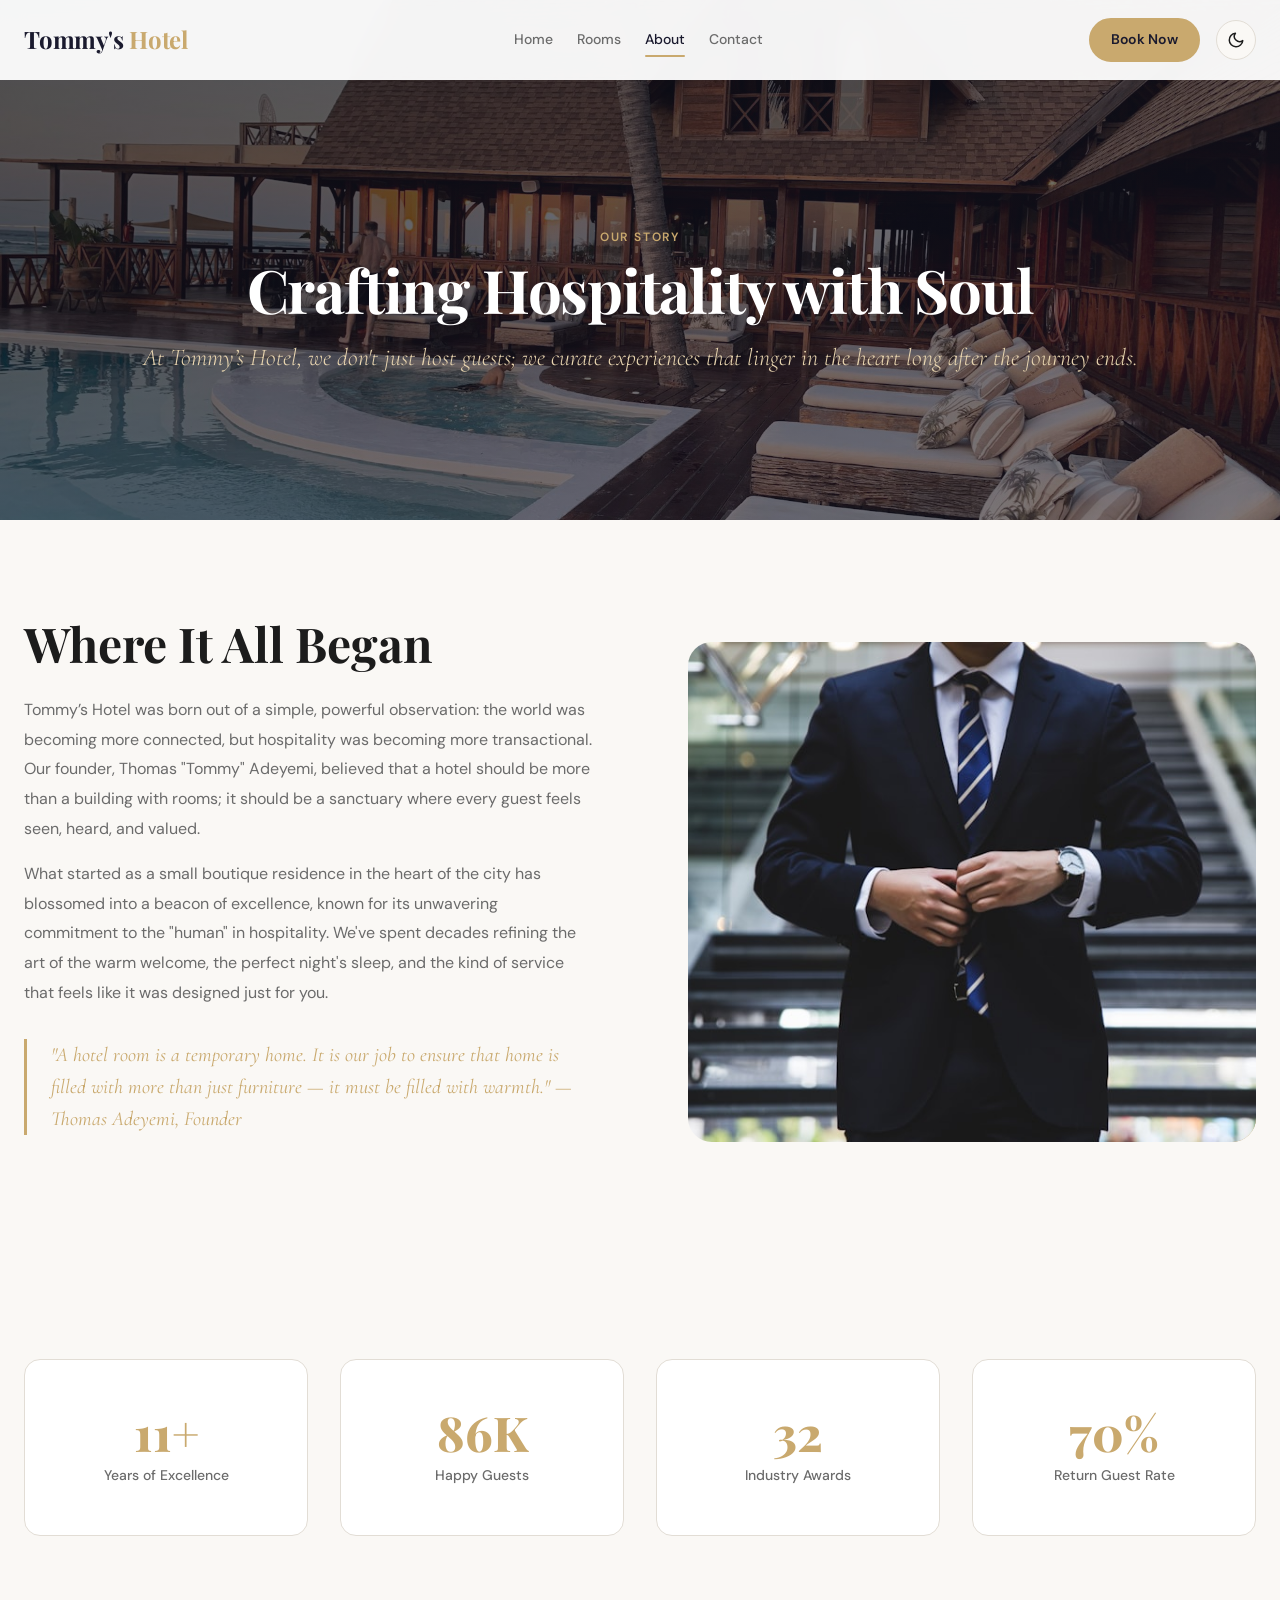
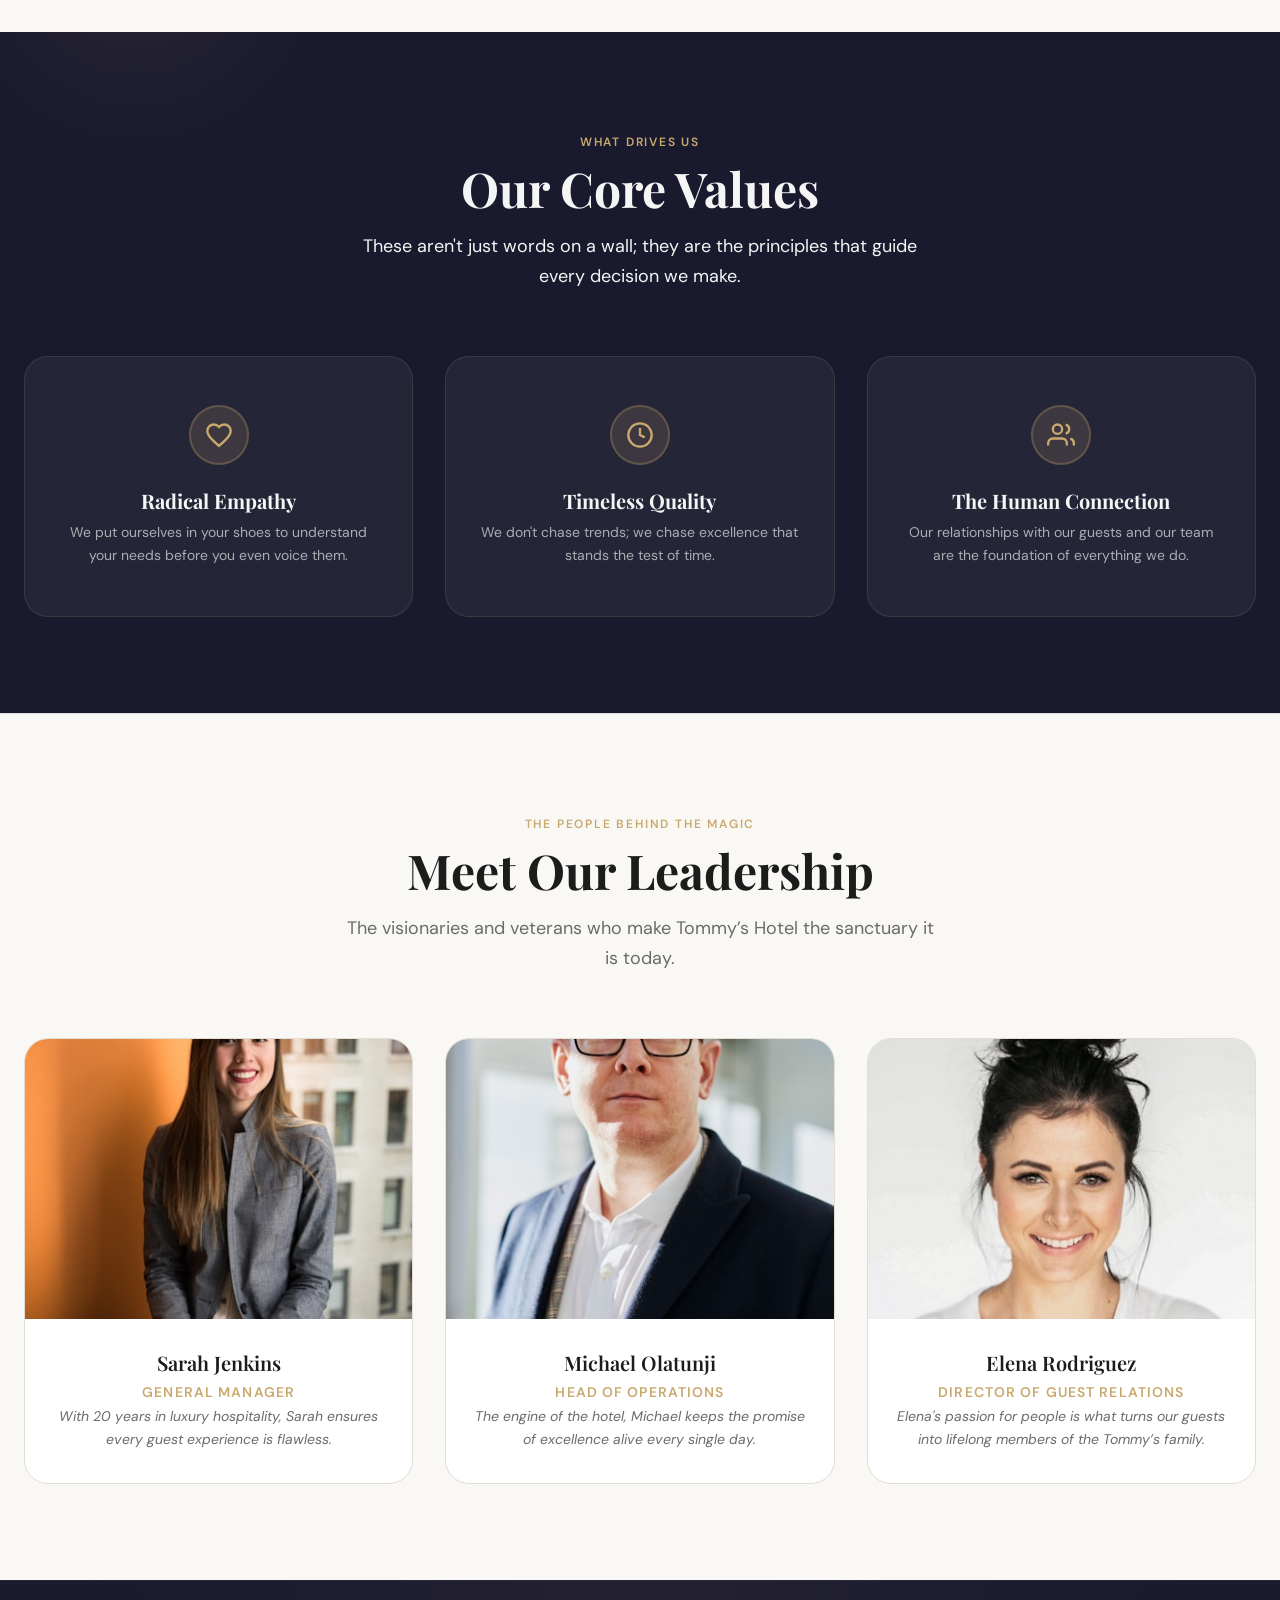
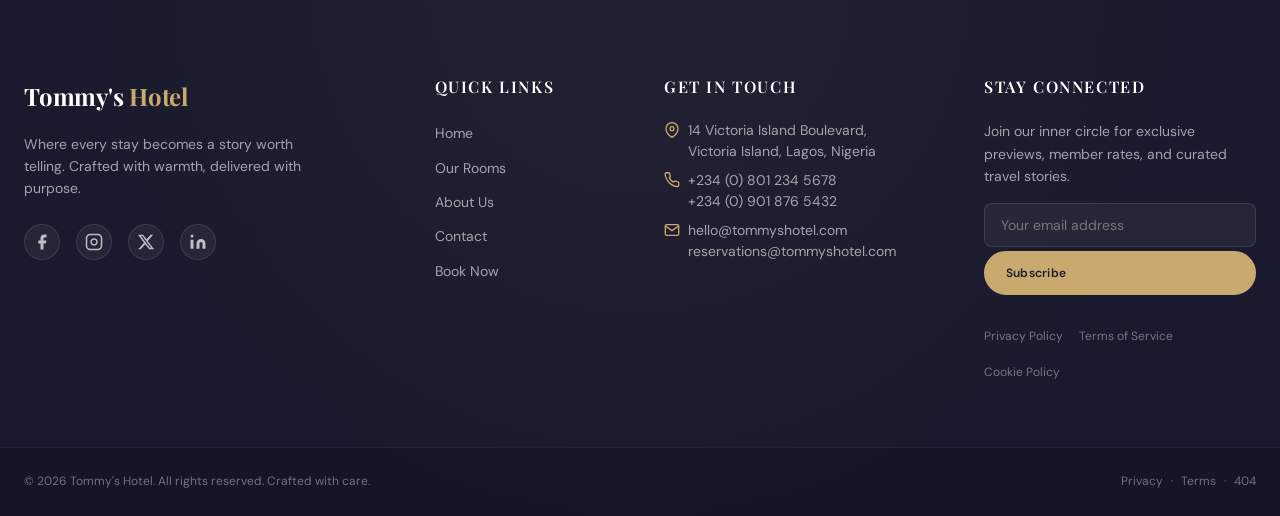
<file: about.html>
<!DOCTYPE html>
<html lang="en" data-theme="light">
<head>
    <meta charset="UTF-8">
    <meta name="viewport" content="width=device-width, initial-scale=1.0">
    <title>Our Story — Tommy’s Hotel</title>
    <meta name="description" content="Discover the heart and soul of Tommy’s Hotel. A legacy of hospitality, a commitment to excellence, and a passion for people.">
    
    <!-- CSS Links -->
    <link rel="stylesheet" href="css/main.css">
    <link rel="stylesheet" href="css/navbar.css">
    <link rel="stylesheet" href="css/about.css">
    <link rel="stylesheet" href="css/dark-mode.css">
</head>
<body>

    <!-- Page Loader -->
    <div id="page-loader">
        <div class="loader-logo">Tommy’s Hotel</div>
        <div class="loader-bar">
            <div class="loader-bar-fill"></div>
        </div>
    </div>

    <!-- Shared Navbar Component -->
    <div id="navbar-root"></div>

    <main>
        <!-- About Hero -->
        <header class="about-hero">
            <div class="about-hero-bg">
                <img src="images/hero/hero-about.jpg" alt="Tommy’s Hotel Lobby">
            </div>
            <div class="about-hero-overlay"></div>
            <div class="container">
                <div class="about-hero-content reveal">
                    <span class="section-label" style="color: var(--color-secondary);">Our Story</span>
                    <h1 class="heading-display">Crafting Hospitality with Soul</h1>
                    <p>At Tommy’s Hotel, we don't just host guests; we curate experiences that linger in the heart long after the journey ends.</p>
                </div>
            </div>
        </header>

        <!-- Our Story Section -->
        <section class="section story-section">
            <div class="container">
                <div class="story-layout">
                    <div class="story-content reveal">
                        <h2 class="heading-xl">Where It All Began</h2>
                        <p>Tommy’s Hotel was born out of a simple, powerful observation: the world was becoming more connected, but hospitality was becoming more transactional. Our founder, Thomas "Tommy" Adeyemi, believed that a hotel should be more than a building with rooms; it should be a sanctuary where every guest feels seen, heard, and valued.</p>
                        <p>What started as a small boutique residence in the heart of the city has blossomed into a beacon of excellence, known for its unwavering commitment to the "human" in hospitality. We've spent decades refining the art of the warm welcome, the perfect night's sleep, and the kind of service that feels like it was designed just for you.</p>
                        <blockquote class="about-quote">
                            "A hotel room is a temporary home. It is our job to ensure that home is filled with more than just furniture — it must be filled with warmth."
                            <span>— Thomas Adeyemi, Founder</span>
                        </blockquote>
                    </div>
                    <div class="story-image reveal reveal-delay-1">
                        <img src="images/about/story-main.jpg" alt="Our Heritage and Sanctuary">
                        <div class="story-image-accent"></div>
                    </div>
                </div>
            </div>
        </section>

        <!-- Stats Section -->
        <section class="section stats-section">
            <div class="container">
                <div class="stats-grid">
                    <div class="stat-card">
                        <div class="stat-number" data-target="15" data-suffix="+">0</div>
                        <div class="stat-label">Years of Excellence</div>
                    </div>
                    <div class="stat-card">
                        <div class="stat-number" data-target="120" data-suffix="K">0</div>
                        <div class="stat-label">Happy Guests</div>
                    </div>
                    <div class="stat-card">
                        <div class="stat-number" data-target="45" data-suffix="">0</div>
                        <div class="stat-label">Industry Awards</div>
                    </div>
                    <div class="stat-card">
                        <div class="stat-number" data-target="98" data-suffix="%">0</div>
                        <div class="stat-label">Return Guest Rate</div>
                    </div>
                </div>
            </div>
        </section>

        <!-- Our Values Section -->
        <section class="section values-section">
            <div class="container">
                <div class="section-header reveal">
                    <span class="section-label">What Drives Us</span>
                    <h2 class="heading-xl">Our Core Values</h2>
                    <p>These aren't just words on a wall; they are the principles that guide every decision we make.</p>
                </div>

                <div class="values-grid">
                    <div class="value-card reveal reveal-delay-1">
                        <div class="value-card-icon">
                            <svg xmlns="http://www.w3.org/2000/svg" width="24" height="24" viewBox="0 0 24 24" fill="none" stroke="currentColor" stroke-width="2"><path d="M12 21.35l-1.45-1.32C5.4 15.36 2 12.28 2 8.5 2 5.42 4.42 3 7.5 3c1.74 0 3.41.81 4.5 2.09C13.09 3.81 14.76 3 16.5 3 19.58 3 22 5.42 22 8.5c0 3.78-3.4 6.86-8.55 11.54L12 21.35z"/></svg>
                        </div>
                        <h3>Radical Empathy</h3>
                        <p>We put ourselves in your shoes to understand your needs before you even voice them.</p>
                    </div>
                    <div class="value-card reveal reveal-delay-2">
                        <div class="value-card-icon">
                            <svg xmlns="http://www.w3.org/2000/svg" width="24" height="24" viewBox="0 0 24 24" fill="none" stroke="currentColor" stroke-width="2"><circle cx="12" cy="12" r="10"/><polyline points="12 6 12 12 16 14"/></svg>
                        </div>
                        <h3>Timeless Quality</h3>
                        <p>We don't chase trends; we chase excellence that stands the test of time.</p>
                    </div>
                    <div class="value-card reveal reveal-delay-3">
                        <div class="value-card-icon">
                            <svg xmlns="http://www.w3.org/2000/svg" width="24" height="24" viewBox="0 0 24 24" fill="none" stroke="currentColor" stroke-width="2"><path d="M17 21v-2a4 4 0 0 0-4-4H5a4 4 0 0 0-4 4v2"/><circle cx="9" cy="7" r="4"/><path d="M23 21v-2a4 4 0 0 0-3-3.87"/><path d="M16 3.13a4 4 0 0 1 0 7.75"/></svg>
                        </div>
                        <h3>The Human Connection</h3>
                        <p>Our relationships with our guests and our team are the foundation of everything we do.</p>
                    </div>
                </div>
            </div>
        </section>

        <!-- Our Team Section -->
        <section class="section team-section">
            <div class="container">
                <div class="section-header reveal">
                    <span class="section-label">The People Behind the Magic</span>
                    <h2 class="heading-xl">Meet Our Leadership</h2>
                    <p>The visionaries and veterans who make Tommy’s Hotel the sanctuary it is today.</p>
                </div>

                <div class="team-grid">
                    <div class="team-card reveal reveal-delay-1">
                        <div class="team-card-img">
                            <img src="images/team/team-1.jpg" alt="Sarah Jenkins">
                        </div>
                        <div class="team-card-body">
                            <h3 class="team-card-name">Sarah Jenkins</h3>
                            <span class="team-card-role">General Manager</span>
                            <p class="team-card-bio">With 20 years in luxury hospitality, Sarah ensures every guest experience is flawless.</p>
                        </div>
                    </div>
                    <div class="team-card reveal reveal-delay-2">
                        <div class="team-card-img">
                            <img src="images/team/team-2.jpg" alt="Michael Olatunji">
                        </div>
                        <div class="team-card-body">
                            <h3 class="team-card-name">Michael Olatunji</h3>
                            <span class="team-card-role">Head of Operations</span>
                            <p class="team-card-bio">The engine of the hotel, Michael keeps the promise of excellence alive every single day.</p>
                        </div>
                    </div>
                    <div class="team-card reveal reveal-delay-3">
                        <div class="team-card-img">
                            <img src="images/team/team-3.jpg" alt="Elena Rodriguez">
                        </div>
                        <div class="team-card-body">
                            <h3 class="team-card-name">Elena Rodriguez</h3>
                            <span class="team-card-role">Director of Guest Relations</span>
                            <p class="team-card-bio">Elena's passion for people is what turns our guests into lifelong members of the Tommy’s family.</p>
                        </div>
                    </div>
                </div>
            </div>
        </section>
    </main>

    <!-- Shared Footer Placeholder -->
    <div id="footer-root"></div>

    <!-- JS Scripts -->
    <script src="js/navbar.js"></script>
    <script src="js/footer.js"></script>
    <script src="js/main.js"></script>
</body>
</html>
</file>
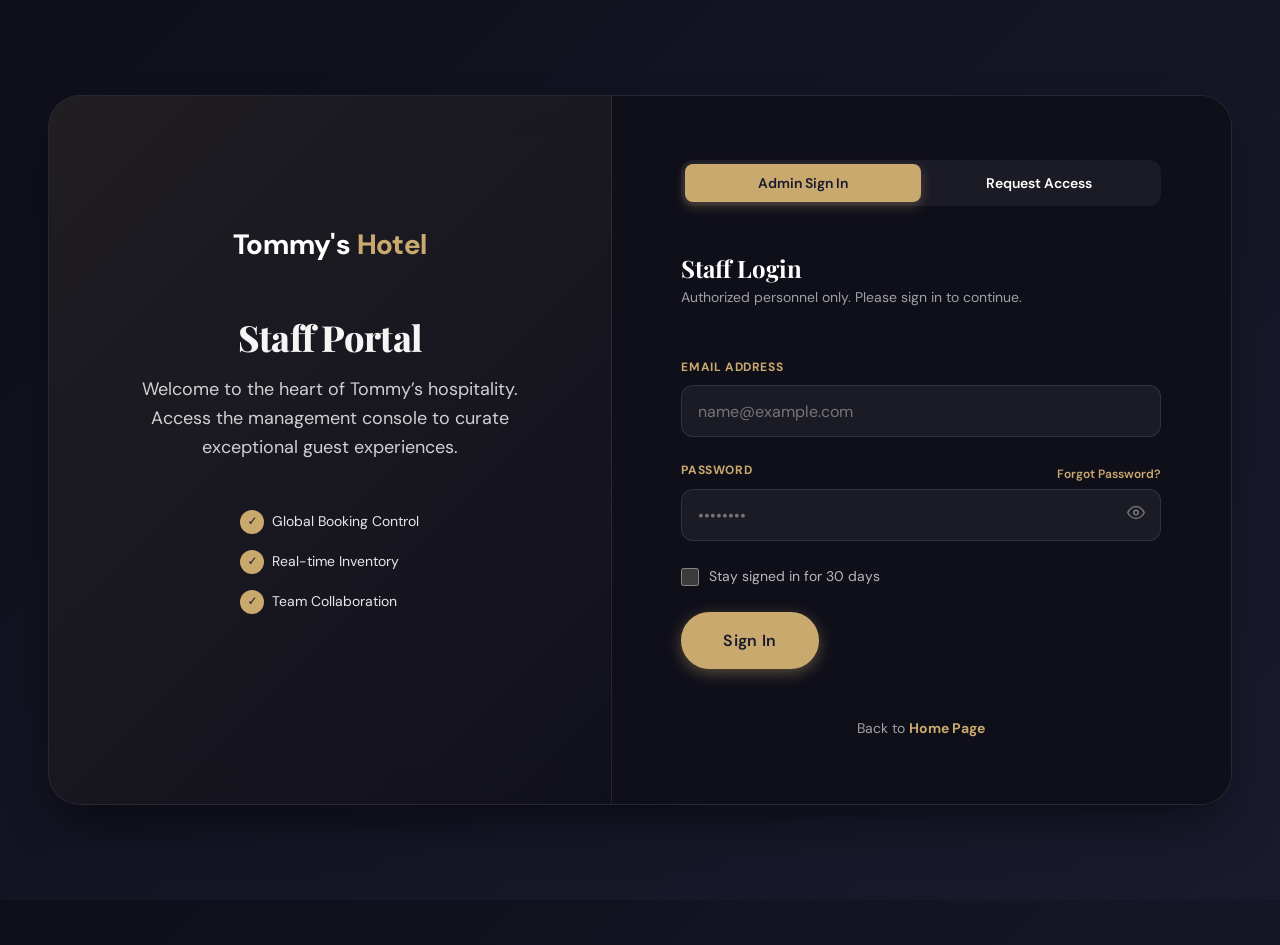
<file: admin-auth.html>
<!DOCTYPE html>
<html lang="en" data-theme="light">

<head>
    <meta charset="UTF-8">
    <meta name="viewport" content="width=device-width, initial-scale=1.0">
    <title>Admin Access — Tommy’s Hotel</title>

    <!-- CSS Links -->
    <link rel="stylesheet" href="css/main.css">
    <link rel="stylesheet" href="css/auth.css">
    <link rel="stylesheet" href="css/dark-mode.css">
</head>

<body class="auth-page">

    <div class="auth-container">
        <!-- Left: Image/Brand Side -->
        <div class="auth-brand-side">
            <div class="auth-brand-content">
                <div class="auth-logo-white">Tommy's <span>Hotel</span></div>
                <h1 class="auth-welcome-title">Staff Portal</h1>
                <p class="auth-welcome-text">Welcome to the heart of Tommy’s hospitality. Access the management console
                    to curate exceptional guest experiences.</p>

                <div class="auth-benefits">
                    <div class="benefit-item">
                        <div class="benefit-icon">✓</div>
                        <span>Global Booking Control</span>
                    </div>
                    <div class="benefit-item">
                        <div class="benefit-icon">✓</div>
                        <span>Real-time Inventory</span>
                    </div>
                    <div class="benefit-item">
                        <div class="benefit-icon">✓</div>
                        <span>Team Collaboration</span>
                    </div>
                </div>
            </div>
        </div>

        <!-- Right: Form Side -->
        <div class="auth-form-side">
            <div class="auth-form-container">
                <!-- Mobile Logo -->
                <div class="auth-mobile-logo">Tommy's <span>Hotel</span></div>


                <div class="auth-tabs">
                    <button class="auth-tab-btn active" data-tab="login-panel">Admin Sign In</button>
                    <button class="auth-tab-btn" data-tab="register-panel">Request Access</button>
                </div>

                <!-- Login Panel -->
                <div id="login-panel" class="auth-form-panel active">
                    <h2 class="auth-title">Staff Login</h2>
                    <p class="auth-subtitle">Authorized personnel only. Please sign in to continue.</p>

                    <form id="login-form" novalidate>
                        <div class="form-group">
                            <label class="form-label" for="login-email">Email Address</label>
                            <input type="email" id="login-email" class="form-control" placeholder="name@example.com"
                                required>
                            <span class="form-error" id="login-email-error"></span>
                        </div>
                        <div class="form-group">
                            <div class="label-row">
                                <label class="form-label" for="login-password">Password</label>
                                <a href="#" id="forgot-password-link" class="auth-link-sm">Forgot Password?</a>
                            </div>
                            <div class="password-wrap">
                                <input type="password" id="login-password" class="form-control" placeholder="••••••••"
                                    required>
                                <button type="button" class="password-toggle" aria-label="Show password">
                                    <svg xmlns="http://www.w3.org/2000/svg" width="18" height="18" viewBox="0 0 24 24"
                                        fill="none" stroke="currentColor" stroke-width="2">
                                        <path d="M1 12s4-8 11-8 11 8 11 8-4 8-11 8-11-8-11-8z" />
                                        <circle cx="12" cy="12" r="3" />
                                    </svg>
                                </button>
                            </div>
                            <span class="form-error" id="login-password-error"></span>
                        </div>
                        <div class="form-group">
                            <label class="auth-checkbox">
                                <input type="checkbox"> <span>Stay signed in for 30 days</span>
                            </label>
                        </div>
                        <button type="submit" class="btn btn-primary btn-full btn-lg">Sign In</button>
                    </form>
                </div>

                <!-- Register Panel -->
                <div id="register-panel" class="auth-form-panel">
                    <h2 class="auth-title">Admin Registration</h2>
                    <p class="auth-subtitle">New staff member? Request your administrative credentials here.</p>

                    <form id="register-form" novalidate>
                        <div class="form-row-2">
                            <div class="form-group">
                                <label class="form-label" for="reg-firstname">First Name</label>
                                <input type="text" id="reg-firstname" class="form-control" placeholder="John" required>
                                <span class="form-error" id="reg-firstname-error"></span>
                            </div>
                            <div class="form-group">
                                <label class="form-label" for="reg-lastname">Last Name</label>
                                <input type="text" id="reg-lastname" class="form-control" placeholder="Doe" required>
                                <span class="form-error" id="reg-lastname-error"></span>
                            </div>
                        </div>
                        <div class="form-group">
                            <label class="form-label" for="reg-email">Email Address</label>
                            <input type="email" id="reg-email" class="form-control" placeholder="name@example.com"
                                required>
                            <span class="form-error" id="reg-email-error"></span>
                        </div>
                        <div class="form-group">
                            <label class="form-label" for="reg-phone">Phone Number</label>
                            <input type="tel" id="reg-phone" class="form-control" placeholder="+234 000 000 0000"
                                required>
                            <span class="form-error" id="reg-phone-error"></span>
                        </div>
                        <div class="form-group">
                            <label class="form-label" for="reg-password">Password</label>
                            <div class="password-wrap">
                                <input type="password" id="reg-password" class="form-control"
                                    placeholder="Min. 8 characters" required>
                                <button type="button" class="password-toggle" aria-label="Show password">
                                    <svg xmlns="http://www.w3.org/2000/svg" width="18" height="18" viewBox="0 0 24 24"
                                        fill="none" stroke="currentColor" stroke-width="2">
                                        <path d="M1 12s4-8 11-8 11 8 11 8-4 8-11 8-11-8-11-8z" />
                                        <circle cx="12" cy="12" r="3" />
                                    </svg>
                                </button>
                            </div>
                            <span class="form-error" id="reg-password-error"></span>
                        </div>
                        <div class="form-group">
                            <label class="form-label" for="reg-confirm">Confirm Password</label>
                            <input type="password" id="reg-confirm" class="form-control" placeholder="••••••••"
                                required>
                            <span class="form-error" id="reg-confirm-error"></span>
                        </div>
                        <div class="form-group">
                            <label class="auth-checkbox">
                                <input type="checkbox" id="reg-terms"> <span>I agree to the <a href="#"
                                        class="auth-link-sm">Terms of Service</a> and <a href="#"
                                        class="auth-link-sm">Privacy Policy</a>.</span>
                            </label>
                            <span class="form-error" id="reg-terms-error"></span>
                        </div>
                        <button type="submit" class="btn btn-primary btn-full btn-lg">Create Account</button>
                    </form>
                </div>

                <p class="auth-footer-text">
                    Back to <a href="index.html" class="auth-link">Home Page</a>
                </p>
            </div>
        </div>
    </div>

    <!-- JS Scripts -->
    <script src="js/auth.js"></script>
</body>

</html>
</file>
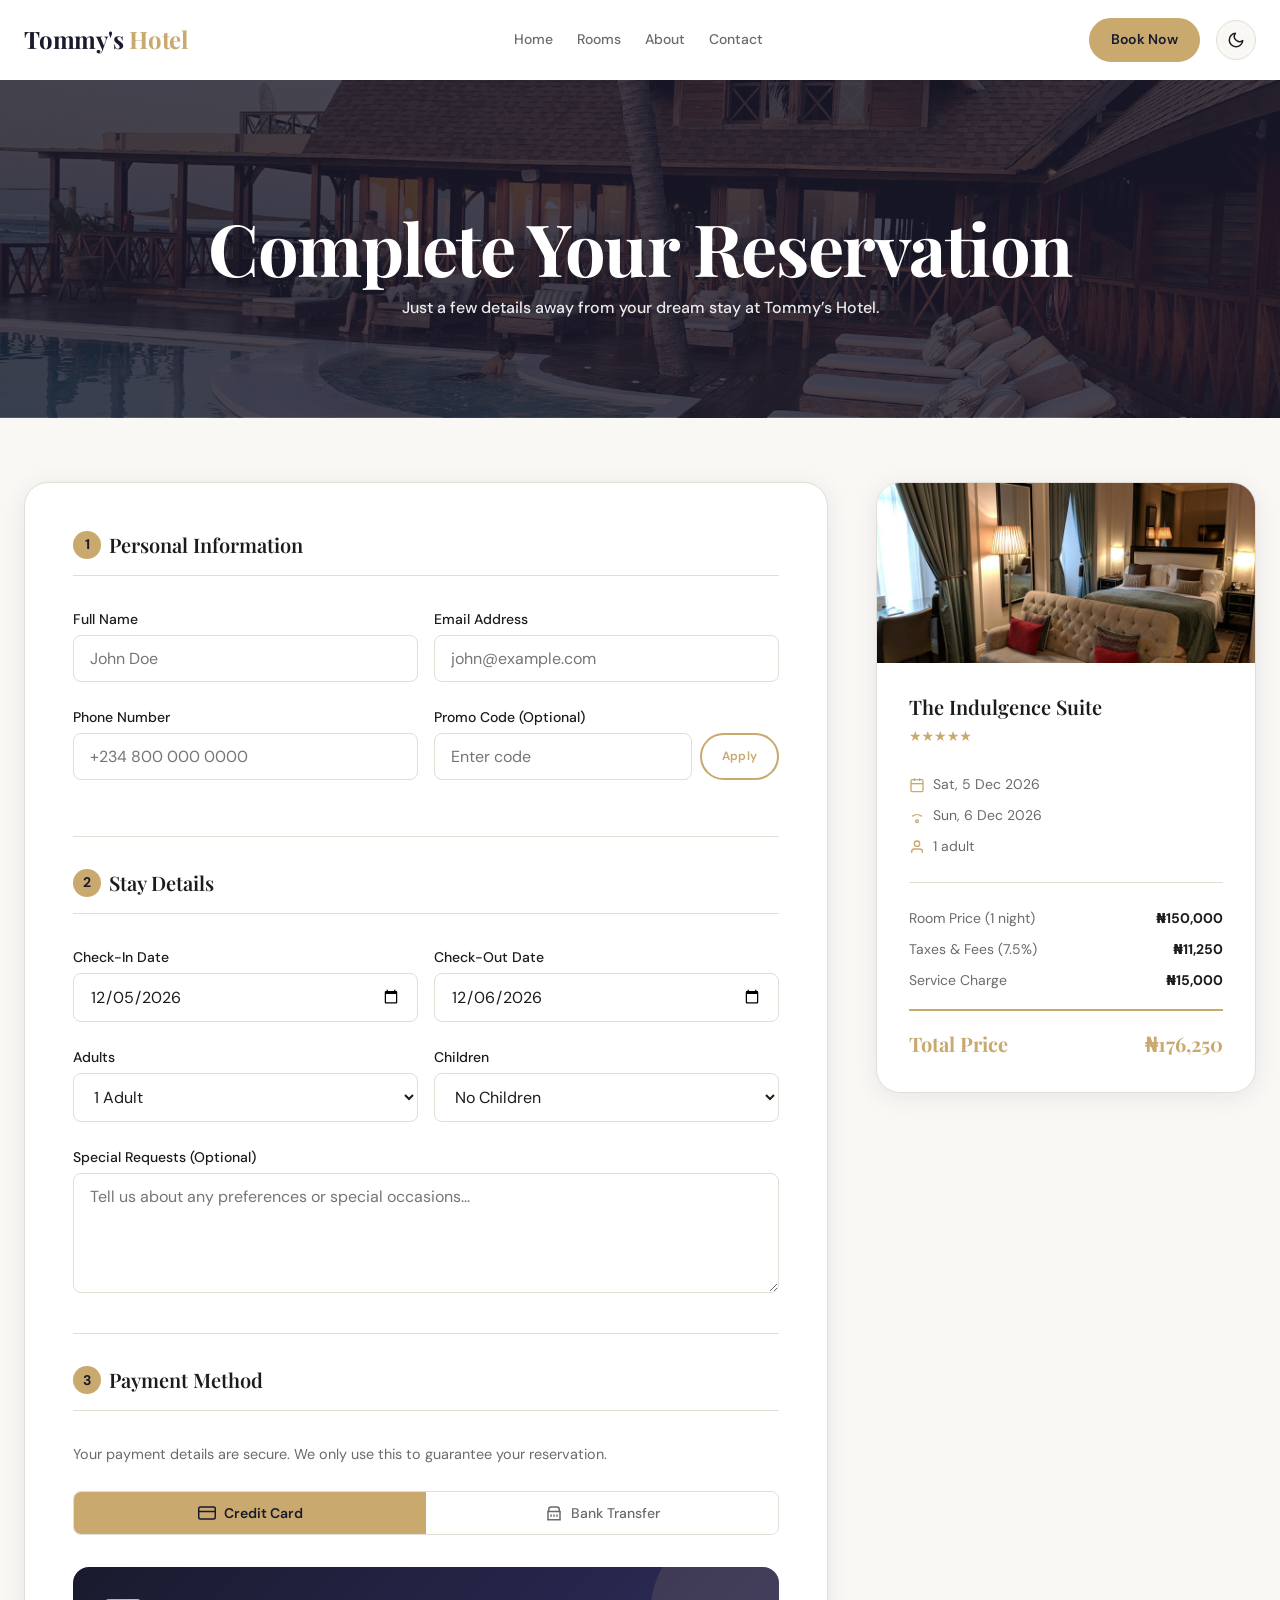
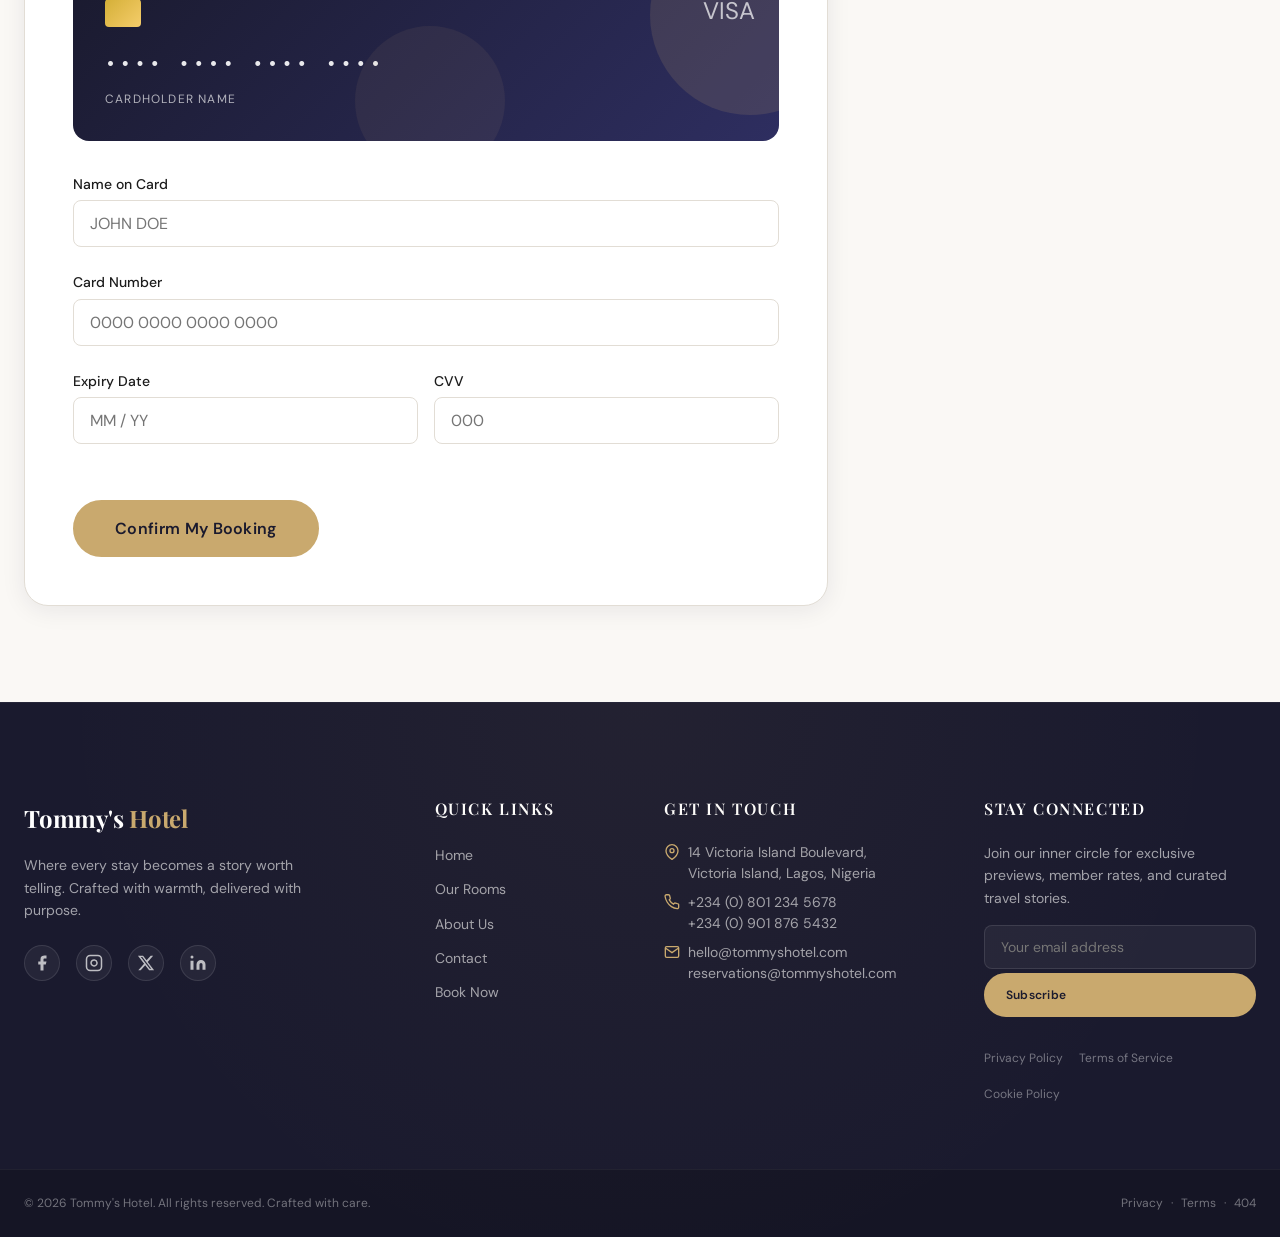
<file: booking.html>
<!DOCTYPE html>
<html lang="en" data-theme="light">
<head>
    <meta charset="UTF-8">
    <meta name="viewport" content="width=device-width, initial-scale=1.0">
    <title>Book Your Stay — Tommy’s Hotel</title>
    
    <!-- CSS Links -->
    <link rel="stylesheet" href="css/main.css">
    <link rel="stylesheet" href="css/navbar.css">
    <link rel="stylesheet" href="css/booking.css">
    <link rel="stylesheet" href="css/dark-mode.css">
</head>
<body>

    <!-- Page Loader -->
    <div id="page-loader">
        <div class="loader-logo">Tommy’s Hotel</div>
        <div class="loader-bar">
            <div class="loader-bar-fill"></div>
        </div>
    </div>

    <!-- Shared Navbar Component -->
    <div id="navbar-root"></div>

    <main>
        <header class="booking-hero">
            <div class="container">
                <h1 class="heading-display">Complete Your Reservation</h1>
                <p style="color: rgba(255,255,255,0.9); font-weight: 500;">Just a few details away from your dream stay at Tommy’s Hotel.</p>
            </div>
        </header>

        <section class="container">
            <div class="booking-layout">
                <!-- Left Column: Booking Form -->
                <div class="booking-form-area">
                    <form id="booking-form" class="booking-form-card" novalidate>
                        
                        <!-- Step 1: Personal Details -->
                        <div class="booking-section">
                            <h2 class="booking-section-title">
                                <span class="step-number">1</span> Personal Information
                            </h2>
                            <div class="form-row-2">
                                <div class="form-group">
                                    <label class="form-label" for="full-name">Full Name</label>
                                    <input type="text" id="full-name" class="form-control" placeholder="John Doe" required>
                                    <span class="form-error" id="full-name-error"></span>
                                </div>
                                <div class="form-group">
                                    <label class="form-label" for="email">Email Address</label>
                                    <input type="email" id="email" class="form-control" placeholder="john@example.com" required>
                                    <span class="form-error" id="email-error"></span>
                                </div>
                            </div>
                            <div class="form-row-2">
                                <div class="form-group">
                                    <label class="form-label" for="phone">Phone Number</label>
                                    <input type="tel" id="phone" class="form-control" placeholder="+234 800 000 0000" required>
                                    <span class="form-error" id="phone-error"></span>
                                </div>
                                <div class="form-group">
                                    <label class="form-label" for="promo-code">Promo Code (Optional)</label>
                                    <div class="promo-row">
                                        <input type="text" id="promo-code" class="form-control" placeholder="Enter code">
                                        <button type="button" class="btn btn-outline btn-sm" id="apply-promo-btn">Apply</button>
                                    </div>
                                    <span class="form-error" id="promo-message"></span>
                                </div>
                            </div>
                        </div>

                        <div class="booking-divider"></div>

                        <!-- Step 2: Stay Details -->
                        <div class="booking-section">
                            <h2 class="booking-section-title">
                                <span class="step-number">2</span> Stay Details
                            </h2>
                            <div class="form-row-2">
                                <div class="form-group">
                                    <label class="form-label" for="checkin">Check-In Date</label>
                                    <input type="date" id="checkin" class="form-control" required>
                                    <span class="form-error" id="checkin-error"></span>
                                </div>
                                <div class="form-group">
                                    <label class="form-label" for="checkout">Check-Out Date</label>
                                    <input type="date" id="checkout" class="form-control" required>
                                    <span class="form-error" id="checkout-error"></span>
                                </div>
                            </div>
                            <div class="form-row-2">
                                <div class="form-group">
                                    <label class="form-label" for="adults">Adults</label>
                                    <select id="adults" class="form-control">
                                        <option value="1">1 Adult</option>
                                        <option value="2" selected>2 Adults</option>
                                        <option value="3">3 Adults</option>
                                        <option value="4">4 Adults</option>
                                    </select>
                                </div>
                                <div class="form-group">
                                    <label class="form-label" for="children">Children</label>
                                    <select id="children" class="form-control">
                                        <option value="0">No Children</option>
                                        <option value="1">1 Child</option>
                                        <option value="2">2 Children</option>
                                    </select>
                                </div>
                            </div>
                            <div class="form-group">
                                <label class="form-label" for="special-requests">Special Requests (Optional)</label>
                                <textarea id="special-requests" class="form-control" placeholder="Tell us about any preferences or special occasions..."></textarea>
                            </div>
                        </div>

                        <div class="booking-divider"></div>

                        <!-- Step 3: Payment Method -->
                        <div class="booking-section">
                            <h2 class="booking-section-title">
                                <span class="step-number">3</span> Payment Method
                            </h2>
                            <p style="margin-bottom: 1.5rem; color: var(--text-secondary); font-size: 0.9rem;">
                                Your payment details are secure. We only use this to guarantee your reservation.
                            </p>

                            <div class="payment-method-toggle">
                                <button type="button" class="payment-method-btn active" data-method="card">
                                    <svg xmlns="http://www.w3.org/2000/svg" width="18" height="18" viewBox="0 0 24 24" fill="none" stroke="currentColor" stroke-width="2"><rect x="1" y="4" width="22" height="16" rx="2" ry="2"/><line x1="1" y1="10" x2="23" y2="10"/></svg>
                                    Credit Card
                                </button>
                                <button type="button" class="payment-method-btn" data-method="bank">
                                    <svg xmlns="http://www.w3.org/2000/svg" width="18" height="18" viewBox="0 0 24 24" fill="none" stroke="currentColor" stroke-width="2"><path d="M3 21h18"/><path d="M3 10h18"/><path d="M5 10V7a3 3 0 0 1 3-3h8a3 3 0 0 1 3 3v3"/><path d="M4 10v11"/><path d="M20 10v11"/><path d="M8 14v3"/><path d="M12 14v3"/><path d="M16 14v3"/></svg>
                                    Bank Transfer
                                </button>
                            </div>

                            <!-- Card Panel -->
                            <div id="card-panel" class="payment-panel active">
                                <div class="card-visual reveal">
                                    <div class="card-chip"></div>
                                    <div class="card-number-display" id="card-number-display">•••• •••• •••• ••••</div>
                                    <div class="card-holder-display" id="card-holder-display">CARDHOLDER NAME</div>
                                    <div class="card-network">VISA</div>
                                </div>

                                <div class="form-group">
                                    <label class="form-label" for="card-holder">Name on Card</label>
                                    <input type="text" id="card-holder" class="form-control" placeholder="JOHN DOE">
                                    <span class="form-error" id="card-holder-error"></span>
                                </div>
                                <div class="form-group">
                                    <label class="form-label" for="card-number">Card Number</label>
                                    <input type="text" id="card-number" class="form-control" placeholder="0000 0000 0000 0000">
                                    <span class="form-error" id="card-number-error"></span>
                                </div>
                                <div class="form-row-2">
                                    <div class="form-group">
                                        <label class="form-label" for="card-expiry">Expiry Date</label>
                                        <input type="text" id="card-expiry" class="form-control" placeholder="MM / YY">
                                        <span class="form-error" id="card-expiry-error"></span>
                                    </div>
                                    <div class="form-group">
                                        <label class="form-label" for="card-cvv">CVV</label>
                                        <input type="text" id="card-cvv" class="form-control" placeholder="000">
                                        <span class="form-error" id="card-cvv-error"></span>
                                    </div>
                                </div>
                            </div>

                            <!-- Bank Transfer Panel -->
                            <div id="bank-panel" class="payment-panel">
                                <div class="bank-transfer-info">
                                    <h4>Our Account Details</h4>
                                    <div class="bank-detail-row">
                                        <span class="bank-detail-label">Bank Name</span>
                                        <span class="bank-detail-value">Tommy’s Global Bank</span>
                                    </div>
                                    <div class="bank-detail-row">
                                        <span class="bank-detail-label">Account Name</span>
                                        <span class="bank-detail-value">Tommy’s Hotel Limited</span>
                                    </div>
                                    <div class="bank-detail-row">
                                        <span class="bank-detail-label">Account Number</span>
                                        <span class="bank-detail-value">1234567890</span>
                                    </div>
                                    <p style="font-size: 0.8rem; margin-top: 1rem; color: var(--text-secondary);">
                                        * Please use your booking reference as the payment description.
                                    </p>
                                </div>
                            </div>
                        </div>

                        <div style="margin-top: 2rem;">
                            <button type="submit" class="btn btn-primary btn-full btn-lg">Confirm My Booking</button>
                        </div>
                    </form>
                </div>

                <!-- Right Column: Order Summary -->
                <aside class="order-summary">
                    <div class="order-summary-card">
                        <div class="order-summary-img">
                            <img src="" id="summary-room-img" alt="Selected Room">
                        </div>
                        <div class="order-summary-body">
                            <h3 class="order-room-name" id="summary-room-name">The Indulgence Suite</h3>
                            <div class="stars">★★★★★</div>
                            
                            <div class="order-details-list">
                                <div class="order-detail-item">
                                    <svg xmlns="http://www.w3.org/2000/svg" width="16" height="16" viewBox="0 0 24 24" fill="none" stroke="currentColor" stroke-width="2"><rect x="3" y="4" width="18" height="18" rx="2" ry="2"/><line x1="16" y1="2" x2="16" y2="6"/><line x1="8" y1="2" x2="8" y2="6"/><line x1="3" y1="10" x2="21" y2="10"/></svg>
                                    <span id="summary-checkin">Tue, 12 May 2026</span>
                                </div>
                                <div class="order-detail-item">
                                    <svg xmlns="http://www.w3.org/2000/svg" width="16" height="16" viewBox="0 0 24 24" fill="none" stroke="currentColor" stroke-width="2"><path d="M5 12.55a11 11 0 0 1 14.08 0"/><circle cx="12" cy="20" r="2"/></svg>
                                    <span id="summary-checkout">Thu, 14 May 2026</span>
                                </div>
                                <div class="order-detail-item">
                                    <svg xmlns="http://www.w3.org/2000/svg" width="16" height="16" viewBox="0 0 24 24" fill="none" stroke="currentColor" stroke-width="2"><path d="M20 21v-2a4 4 0 0 0-4-4H8a4 4 0 0 0-4 4v2"/><circle cx="12" cy="7" r="4"/></svg>
                                    <span id="summary-guests">2 Adults, 0 Children</span>
                                </div>
                            </div>

                            <div class="order-price-breakdown">
                                <div class="price-line">
                                    <span>Room Price (<span id="summary-nights">2 nights</span>)</span>
                                    <strong id="summary-room-price">₦300,000</strong>
                                </div>
                                <div class="price-line">
                                    <span>Taxes & Fees (7.5%)</span>
                                    <strong id="summary-taxes">₦22,500</strong>
                                </div>
                                <div class="price-line">
                                    <span>Service Charge</span>
                                    <strong id="summary-service">₦15,000</strong>
                                </div>
                                <div class="price-line total">
                                    <span>Total Price</span>
                                    <span id="summary-total">₦337,500</span>
                                </div>
                            </div>
                        </div>
                    </div>
                </aside>
            </div>
        </section>
    </main>

    <!-- Success Modal -->
    <div class="success-modal-overlay" id="success-modal">
        <div class="success-modal">
            <div class="success-checkmark">
                <svg xmlns="http://www.w3.org/2000/svg" width="40" height="40" viewBox="0 0 24 24" fill="none" stroke="currentColor" stroke-width="3" stroke-linecap="round" stroke-linejoin="round"><polyline points="20 6 9 17 4 12"/></svg>
            </div>
            <h2>Booking Confirmed!</h2>
            <p>Your sanctuary is waiting for you. A confirmation email with all the details has been sent to your address.</p>
            
            <div class="booking-ref">
                <span class="booking-ref-label">Booking Reference</span>
                <div class="booking-ref-number" id="booking-ref-number">TH-7X8Y9Z</div>
            </div>

            <div class="success-modal-actions">
                <button class="btn btn-primary btn-full" id="modal-return-home">Return Home</button>
            </div>
        </div>
    </div>

    <!-- Shared Footer Placeholder -->
    <div id="footer-root"></div>

    <!-- JS Scripts -->
    <script src="js/navbar.js"></script>
    <script src="js/footer.js"></script>
    <script src="js/main.js"></script>
    <script src="js/booking.js"></script>
</body>
</html>
</file>
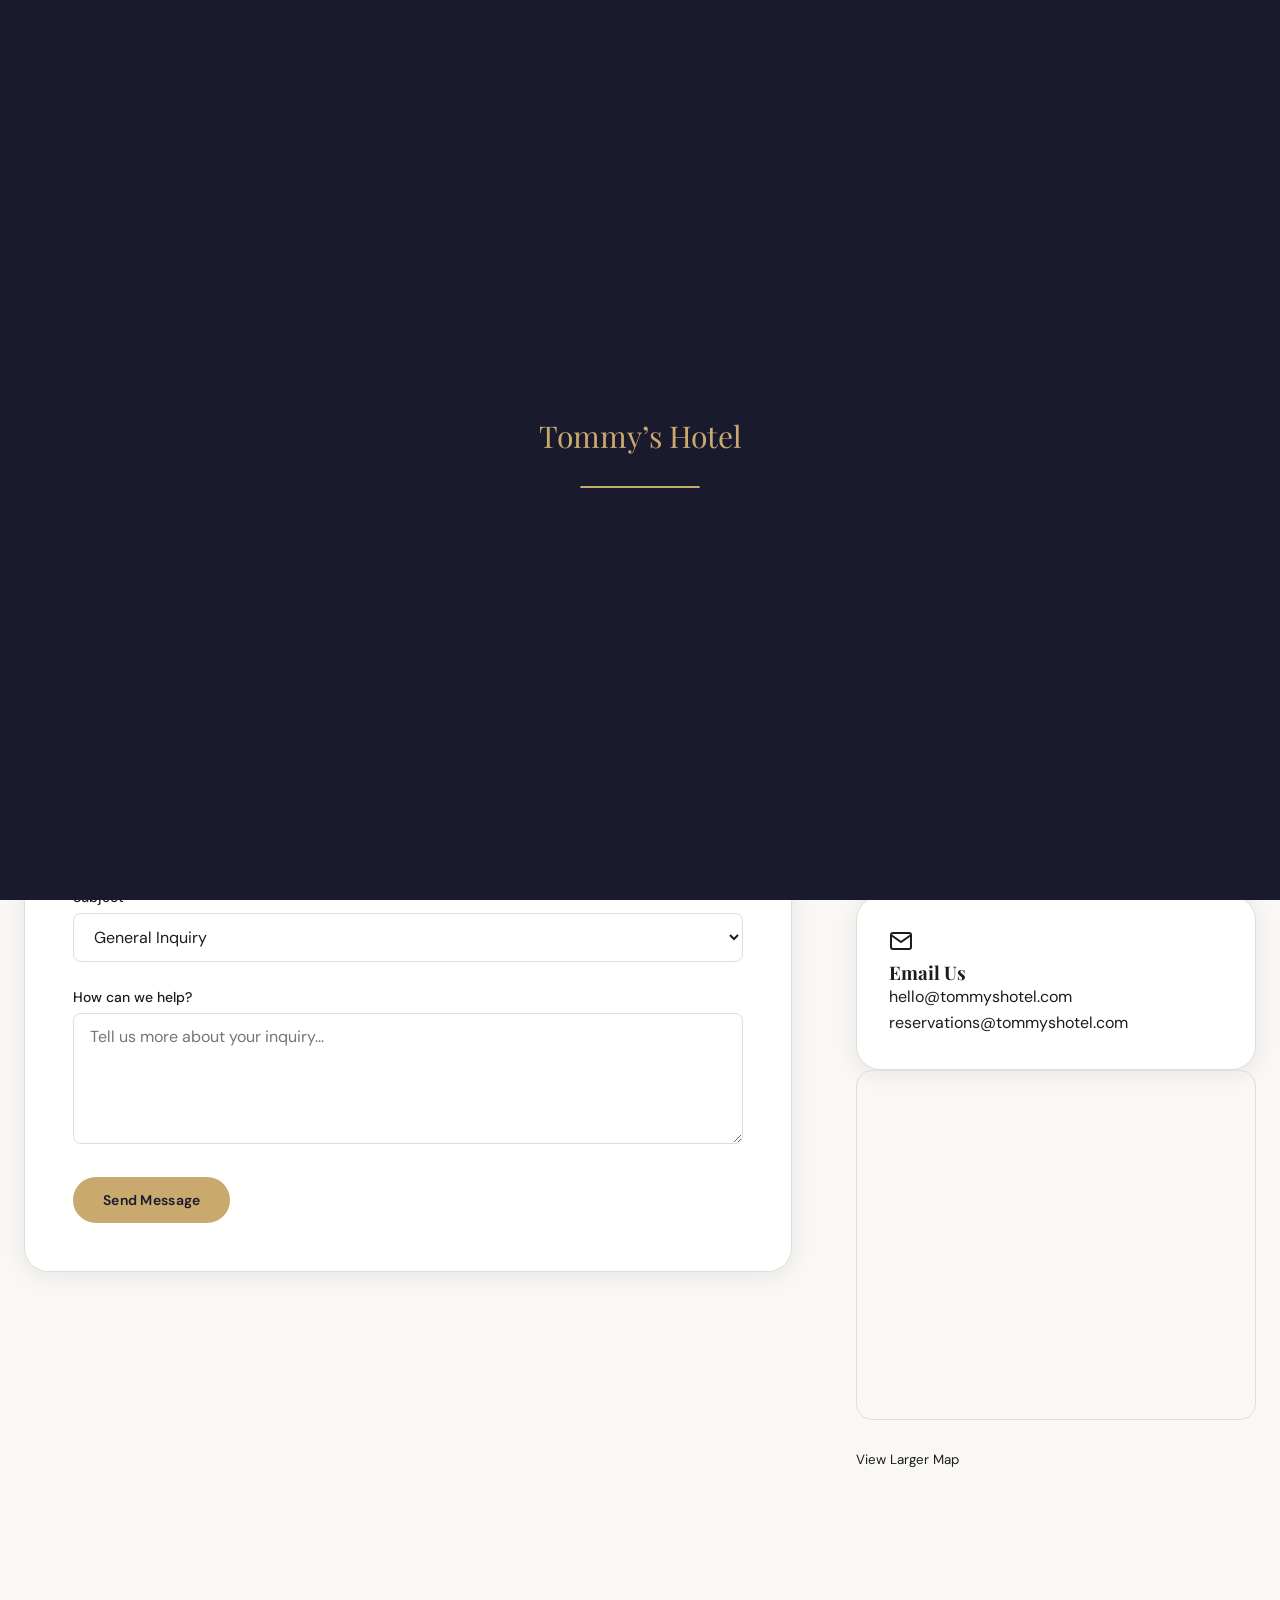
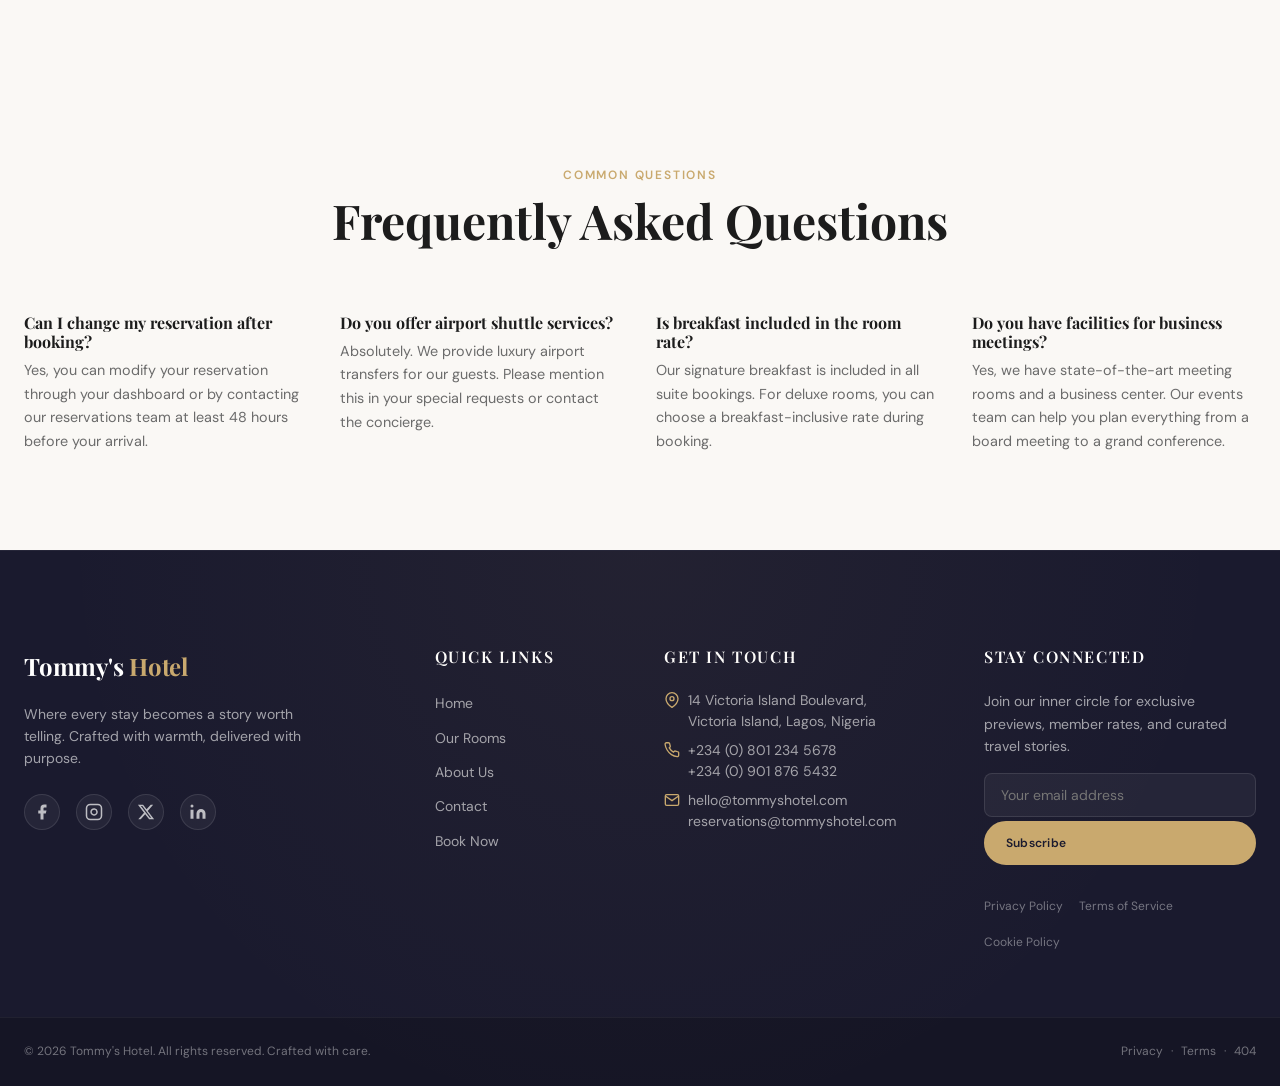
<file: contact.html>
<!DOCTYPE html>
<html lang="en" data-theme="light">
<head>
    <meta charset="UTF-8">
    <meta name="viewport" content="width=device-width, initial-scale=1.0">
    <title>Get In Touch — Tommy’s Hotel</title>
    <meta name="description" content="Have a question or a special request? We're here to help. Contact the Tommy’s Hotel team today.">
    
    <!-- CSS Links -->
    <link rel="stylesheet" href="css/main.css">
    <link rel="stylesheet" href="css/navbar.css">
    <link rel="stylesheet" href="css/contact.css">
    <link rel="stylesheet" href="css/dark-mode.css">
</head>
<body>

    <!-- Page Loader -->
    <div id="page-loader">
        <div class="loader-logo">Tommy’s Hotel</div>
        <div class="loader-bar">
            <div class="loader-bar-fill"></div>
        </div>
    </div>

    <!-- Shared Navbar Component -->
    <div id="navbar-root"></div>

    <main>
        <header class="contact-hero">
            <div class="container">
                <div class="contact-hero-content reveal">
                    <h1 class="heading-display">We're Here for You</h1>
                    <p>Whether you're planning your first stay or returning to your home away from home, our team is ready to assist you.</p>
                </div>
            </div>
        </header>

        <section class="section">
            <div class="container">
                <div class="contact-layout">
                    <!-- Left: Contact Form -->
                    <div class="contact-form-area reveal">
                        <div class="contact-form-card">
                            <h2 class="heading-lg">Send Us a Message</h2>
                            <p style="margin-bottom: 2rem; color: var(--text-secondary);">Fill out the form below and a member of our team will get back to you within 24 hours.</p>
                            
                            <form id="contact-form" class="contact-form">
                                <div class="form-row-2">
                                    <div class="form-group">
                                        <label class="form-label" for="contact-name">Your Name</label>
                                        <input type="text" id="contact-name" class="form-control" placeholder="John Doe" required>
                                    </div>
                                    <div class="form-group">
                                        <label class="form-label" for="contact-email">Email Address</label>
                                        <input type="email" id="contact-email" class="form-control" placeholder="john@example.com" required>
                                    </div>
                                </div>
                                <div class="form-group">
                                    <label class="form-label" for="contact-subject">Subject</label>
                                    <select id="contact-subject" class="form-control">
                                        <option value="general">General Inquiry</option>
                                        <option value="reservation">Reservation Assistance</option>
                                        <option value="event">Events & Weddings</option>
                                        <option value="feedback">Guest Feedback</option>
                                    </select>
                                </div>
                                <div class="form-group">
                                    <label class="form-label" for="contact-message">How can we help?</label>
                                    <textarea id="contact-message" class="form-control" rows="5" placeholder="Tell us more about your inquiry..." required></textarea>
                                </div>
                                <button type="submit" class="btn btn-primary btn-full">Send Message</button>
                            </form>

                            <div id="contact-success" class="contact-success-msg" style="display:none; margin-top: 2rem; padding: 1.5rem; background: rgba(45,134,83,0.1); border-radius: var(--radius-lg); color: var(--color-success); text-align: center;">
                                <svg xmlns="http://www.w3.org/2000/svg" width="32" height="32" viewBox="0 0 24 24" fill="none" stroke="currentColor" stroke-width="2" style="margin-bottom: 1rem;"><polyline points="20 6 9 17 4 12"/></svg>
                                <h3>Message Sent Successfully!</h3>
                                <p>Thank you for reaching out. We'll be in touch shortly.</p>
                            </div>
                        </div>
                    </div>

                    <!-- Right: Contact Info -->
                    <div class="contact-info-area reveal reveal-delay-1">
                        <div class="contact-info-grid">
                            <div class="contact-info-card">
                                <div class="info-icon">
                                    <svg xmlns="http://www.w3.org/2000/svg" width="24" height="24" viewBox="0 0 24 24" fill="none" stroke="currentColor" stroke-width="2"><path d="M21 10c0 7-9 13-9 13s-9-6-9-13a9 9 0 0 1 18 0z"/><circle cx="12" cy="10" r="3"/></svg>
                                </div>
                                <div>
                                    <h3>Our Location</h3>
                                    <p>14 Victoria Island Boulevard,<br>Victoria Island, Lagos, Nigeria</p>
                                </div>
                            </div>
                            <div class="contact-info-card">
                                <div class="info-icon">
                                    <svg xmlns="http://www.w3.org/2000/svg" width="24" height="24" viewBox="0 0 24 24" fill="none" stroke="currentColor" stroke-width="2"><path d="M22 16.92v3a2 2 0 0 1-2.18 2 19.79 19.79 0 0 1-8.63-3.07A19.5 19.5 0 0 1 4.69 12a19.79 19.79 0 0 1-3.07-8.67A2 2 0 0 1 3.6 1.18h3a2 2 0 0 1 2 1.72c.127.96.361 1.903.7 2.81a2 2 0 0 1-.45 2.11L7.91 8.81a16 16 0 0 0 6.29 6.29l.95-.95a2 2 0 0 1 2.11-.45c.907.339 1.85.573 2.81.7A2 2 0 0 1 22 16.92z"/></svg>
                                </div>
                                <div>
                                    <h3>Call Us</h3>
                                    <p>
                                        <a href="tel:+2348012345678" class="contact-link">+234 (0) 801 234 5678</a><br>
                                        <a href="tel:+2349018765432" class="contact-link">+234 (0) 901 876 5432</a>
                                    </p>
                                </div>
                            </div>
                            <div class="contact-info-card">
                                <div class="info-icon">
                                    <svg xmlns="http://www.w3.org/2000/svg" width="24" height="24" viewBox="0 0 24 24" fill="none" stroke="currentColor" stroke-width="2"><path d="M4 4h16c1.1 0 2 .9 2 2v12c0 1.1-.9 2-2 2H4c-1.1 0-2-.9-2-2V6c0-1.1.9-2 2-2z"/><polyline points="22,6 12,13 2,6"/></svg>
                                </div>
                                <div>
                                    <h3>Email Us</h3>
                                    <p>
                                        <a href="mailto:hello@tommyshotel.com" class="contact-link">hello@tommyshotel.com</a><br>
                                        <a href="mailto:reservations@tommyshotel.com" class="contact-link">reservations@tommyshotel.com</a>
                                    </p>
                                </div>
                            </div>
                        </div>

                        <!-- Real Map Integration (OpenStreetMap) -->
                        <div class="map-container reveal reveal-delay-2">
                            <iframe 
                                width="100%" 
                                height="350" 
                                frameborder="0" 
                                scrolling="no" 
                                marginheight="0" 
                                marginwidth="0" 
                                src="https://www.openstreetmap.org/export/embed.html?bbox=3.41%2C6.42%2C3.45%2C6.45&amp;layer=mapnik&amp;marker=6.435%2C3.43" 
                                style="border: 1px solid var(--border-color); border-radius: var(--radius-lg);">
                            </iframe>
                            <br/><small><a href="https://www.openstreetmap.org/?mlat=6.435&amp;mlon=3.43#map=15/6.435/3.43">View Larger Map</a></small>
                        </div>
                    </div>
                </div>
            </div>
        </section>

        <!-- FAQ Section mini -->
        <section class="section bg-light">
            <div class="container">
                <div class="section-header reveal">
                    <span class="section-label">Common Questions</span>
                    <h2 class="heading-xl">Frequently Asked Questions</h2>
                </div>

                <div class="grid-2">
                    <div class="faq-item reveal">
                        <h4 style="font-weight: 700; margin-bottom: 0.5rem;">Can I change my reservation after booking?</h4>
                        <p style="color: var(--text-secondary); font-size: 0.9rem;">Yes, you can modify your reservation through your dashboard or by contacting our reservations team at least 48 hours before your arrival.</p>
                    </div>
                    <div class="faq-item reveal">
                        <h4 style="font-weight: 700; margin-bottom: 0.5rem;">Do you offer airport shuttle services?</h4>
                        <p style="color: var(--text-secondary); font-size: 0.9rem;">Absolutely. We provide luxury airport transfers for our guests. Please mention this in your special requests or contact the concierge.</p>
                    </div>
                    <div class="faq-item reveal">
                        <h4 style="font-weight: 700; margin-bottom: 0.5rem;">Is breakfast included in the room rate?</h4>
                        <p style="color: var(--text-secondary); font-size: 0.9rem;">Our signature breakfast is included in all suite bookings. For deluxe rooms, you can choose a breakfast-inclusive rate during booking.</p>
                    </div>
                    <div class="faq-item reveal">
                        <h4 style="font-weight: 700; margin-bottom: 0.5rem;">Do you have facilities for business meetings?</h4>
                        <p style="color: var(--text-secondary); font-size: 0.9rem;">Yes, we have state-of-the-art meeting rooms and a business center. Our events team can help you plan everything from a board meeting to a grand conference.</p>
                    </div>
                </div>
            </div>
        </section>
    </main>

    <!-- Shared Footer Placeholder -->
    <div id="footer-root"></div>

    <!-- JS Scripts -->
    <script src="js/navbar.js"></script>
    <script src="js/footer.js"></script>
    <script src="js/main.js"></script>
    <script>
        document.getElementById('contact-form')?.addEventListener('submit', function(e) {
            e.preventDefault();
            this.style.display = 'none';
            document.getElementById('contact-success').style.display = 'block';
        });
    </script>
</body>
</html>
</file>
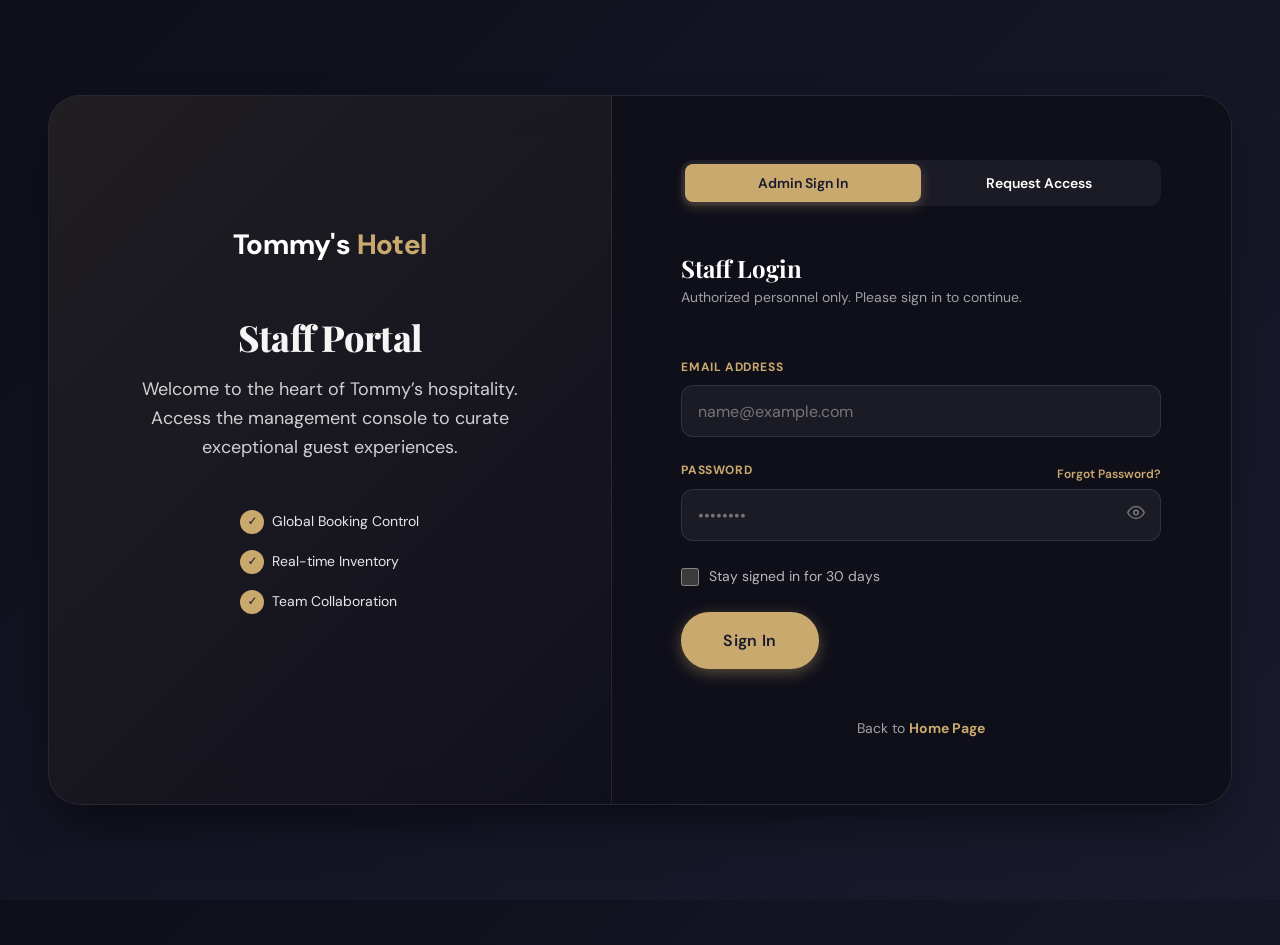
<file: dashboard.html>
<!DOCTYPE html>
<html lang="en" data-theme="light">
<head>
    <meta charset="UTF-8">
    <meta name="viewport" content="width=device-width, initial-scale=1.0">
    <title>My Dashboard — Tommy’s Hotel</title>
    
    <!-- CSS Links -->
    <link rel="stylesheet" href="css/main.css">
    <link rel="stylesheet" href="css/navbar.css">
    <link rel="stylesheet" href="css/dashboard.css">
    <link rel="stylesheet" href="css/dark-mode.css">
</head>
<body>

    <!-- Page Loader -->
    <div id="page-loader">
        <div class="loader-logo">Tommy’s Hotel</div>
        <div class="loader-bar">
            <div class="loader-bar-fill"></div>
        </div>
    </div>

    <!-- Shared Navbar Component -->
    <div id="navbar-root"></div>

    <!-- Mobile Tab Bar -->
    <div class="dashboard-mobile-tabs">
        <button class="sidebar-nav-item active" data-tab="overview">Overview</button>
        <button class="sidebar-nav-item" data-tab="bookings">All Bookings</button>
        <button class="sidebar-nav-item admin-only" data-tab="staff">Assign Staff</button>
        <button class="sidebar-nav-item admin-only" data-tab="staff-list">Staff Directory</button>
        <button class="sidebar-nav-item" data-tab="profile">Profile</button>
    </div>

    <main class="dashboard-page">
        <!-- Dashboard Sidebar -->
        <aside class="dashboard-sidebar">
            <div class="sidebar-user">
                <div class="sidebar-avatar" id="sidebar-avatar-initials">TH</div>
                <div class="sidebar-user-info">
                    <div class="sidebar-user-name sidebar-user-name-display">Staff User</div>
                    <div class="sidebar-user-tier" id="sidebar-role-badge">Hotel Staff</div>
                </div>
            </div>

            <nav class="sidebar-nav">
                <button class="sidebar-nav-item active" data-tab="overview">
                    <svg xmlns="http://www.w3.org/2000/svg" viewBox="0 0 24 24" fill="none" stroke="currentColor" stroke-width="2"><rect x="3" y="3" width="7" height="7"/><rect x="14" y="3" width="7" height="7"/><rect x="14" y="14" width="7" height="7"/><rect x="3" y="14" width="7" height="7"/></svg>
                    Overview
                </button>
                <button class="sidebar-nav-item" data-tab="bookings">
                    <svg xmlns="http://www.w3.org/2000/svg" viewBox="0 0 24 24" fill="none" stroke="currentColor" stroke-width="2"><path d="M21 10c0 7-9 13-9 13s-9-6-9-13a9 9 0 0 1 18 0z"/><circle cx="12" cy="10" r="3"/></svg>
                    Manage Bookings
                </button>
                <button class="sidebar-nav-item admin-only" data-tab="staff">
                    <svg xmlns="http://www.w3.org/2000/svg" viewBox="0 0 24 24" fill="none" stroke="currentColor" stroke-width="2"><path d="M17 21v-2a4 4 0 0 0-4-4H5a4 4 0 0 0-4 4v2"/><circle cx="9" cy="7" r="4"/><path d="M23 21v-2a4 4 0 0 0-3-3.87"/><path d="M16 3.13a4 4 0 0 1 0 7.75"/></svg>
                    Assign Staff
                </button>
                <button class="sidebar-nav-item admin-only" data-tab="staff-list">
                    <svg xmlns="http://www.w3.org/2000/svg" viewBox="0 0 24 24" fill="none" stroke="currentColor" stroke-width="2"><rect x="3" y="3" width="18" height="18" rx="2" ry="2"/><line x1="3" y1="9" x2="21" y2="9"/><line x1="9" y1="21" x2="9" y2="9"/></svg>
                    Staff Directory
                </button>
                <button class="sidebar-nav-item" data-tab="notifications">
                    <svg xmlns="http://www.w3.org/2000/svg" viewBox="0 0 24 24" fill="none" stroke="currentColor" stroke-width="2"><path d="M18 8A6 6 0 0 0 6 8c0 7-3 9-3 9h18s-3-2-3-9"/><path d="M13.73 21a2 2 0 0 1-3.46 0"/></svg>
                    Notifications
                </button>
                
                <div class="sidebar-divider"></div>
                
                <button class="sidebar-nav-item" data-tab="profile">
                    <svg xmlns="http://www.w3.org/2000/svg" viewBox="0 0 24 24" fill="none" stroke="currentColor" stroke-width="2"><path d="M20 21v-2a4 4 0 0 0-4-4H8a4 4 0 0 0-4 4v2"/><circle cx="12" cy="7" r="4"/></svg>
                    Account Settings
                </button>
                <button class="sidebar-nav-item" id="logout-btn" style="color: var(--color-error);">
                    <svg xmlns="http://www.w3.org/2000/svg" viewBox="0 0 24 24" fill="none" stroke="currentColor" stroke-width="2"><path d="M9 21H5a2 2 0 0 1-2-2V5a2 2 0 0 1 2-2h4"/><polyline points="16 17 21 12 16 7"/><line x1="21" y1="12" x2="9" y2="12"/></svg>
                    Sign Out
                </button>
            </nav>
        </aside>

        <!-- Dashboard Content -->
        <div class="dashboard-main">
            
            <!-- Tab: Overview -->
            <div id="tab-overview" class="dashboard-tab active">
                <h1 class="overview-greeting" id="dashboard-greeting">Good morning, <span>Guest</span></h1>
                <p class="overview-date" id="dashboard-date">Thursday, 14 May 2026</p>

                <div class="stats-row">
                    <div class="stat-mini-card">
                        <div class="stat-mini-label">Active Bookings</div>
                        <div class="stat-mini-value" id="stat-active-bookings">24</div>
                        <div class="stat-mini-sub">+5 today</div>
                    </div>
                    <div class="stat-mini-card">
                        <div class="stat-mini-label">Occupancy Rate</div>
                        <div class="stat-mini-value" id="stat-occupancy">88%</div>
                        <div class="stat-mini-sub">Optimal</div>
                    </div>
                    <div class="stat-mini-card">
                        <div class="stat-mini-label">Pending Staff Tasks</div>
                        <div class="stat-mini-value" id="stat-tasks">12</div>
                        <div class="stat-mini-sub">In your queue</div>
                    </div>
                </div>

                <h2 class="dashboard-tab-title" style="margin-top: 2rem;">Upcoming Stay</h2>
                <div class="upcoming-booking-card">
                    <div class="upcoming-booking-header">
                        <h3>Booking Confirmed</h3>
                        <span class="badge badge-gold">Reference: TH-K8L2M5</span>
                    </div>
                    <div class="upcoming-booking-body">
                        <div>
                            <h4 class="upcoming-room-name">The Indulgence Suite</h4>
                            <div class="upcoming-details">
                                <div class="upcoming-detail-item">
                                    <svg xmlns="http://www.w3.org/2000/svg" viewBox="0 0 24 24" fill="none" stroke="currentColor" stroke-width="2"><rect x="3" y="4" width="18" height="18" rx="2" ry="2"/><line x1="16" y1="2" x2="16" y2="6"/><line x1="8" y1="2" x2="8" y2="6"/><line x1="3" y1="10" x2="21" y2="10"/></svg>
                                    <span>May 20 – May 24 (4 Nights)</span>
                                </div>
                                <div class="upcoming-detail-item">
                                    <svg xmlns="http://www.w3.org/2000/svg" viewBox="0 0 24 24" fill="none" stroke="currentColor" stroke-width="2"><path d="M20 21v-2a4 4 0 0 0-4-4H8a4 4 0 0 0-4 4v2"/><circle cx="12" cy="7" r="4"/></svg>
                                    <span>2 Adults</span>
                                </div>
                            </div>
                        </div>
                        <div class="upcoming-actions">
                            <button class="btn btn-outline btn-sm" id="view-upcoming-details">View Details</button>
                            <button class="btn btn-primary btn-sm" id="manage-upcoming-stay">Manage Stay</button>
                        </div>
                    </div>
                </div>
            </div>

            <!-- Tab: Bookings -->
            <div id="tab-bookings" class="dashboard-tab">
                <h1 class="dashboard-tab-title">All Reservations</h1>
                <p class="dashboard-tab-subtitle">Global overview of all current and upcoming guest bookings.</p>

                <div class="bookings-list">
                    <div class="booking-row-card">
                        <div class="booking-row-info">
                            <h3 class="booking-row-name">The Harmony Deluxe</h3>
                            <div class="booking-row-meta">
                                <span>Ref: TH-A1B2C3</span>
                                <span>·</span>
                                <span>Dec 15 - Dec 18, 2025</span>
                            </div>
                            <span class="badge badge-success">Completed</span>
                        </div>
                        <div class="booking-row-actions">
                            <div class="booking-row-price">₦255,000</div>
                            <button class="btn btn-outline btn-sm view-receipt-btn" data-ref="TH-A1B2C3">View Receipt</button>
                        </div>
                    </div>

                    <div class="booking-row-card">
                        <div class="booking-row-info">
                            <h3 class="booking-row-name">The Serenity Studio</h3>
                            <div class="booking-row-meta">
                                <span>Ref: TH-X9Y8Z7</span>
                                <span>·</span>
                                <span>Oct 02 - Oct 05, 2025</span>
                            </div>
                            <span class="badge badge-success">Completed</span>
                        </div>
                        <div class="booking-row-actions">
                            <div class="booking-row-price">₦195,000</div>
                            <button class="btn btn-outline btn-sm view-receipt-btn" data-ref="TH-X9Y8Z7">View Receipt</button>
                        </div>
                    </div>

                    <div class="booking-row-card">
                        <div class="booking-row-info">
                            <h3 class="booking-row-name">The Magnolia Family Suite</h3>
                            <div class="booking-row-meta">
                                <span>Ref: TH-M4N5P6</span>
                                <span>·</span>
                                <span>Aug 10 - Aug 15, 2025</span>
                            </div>
                            <span class="badge badge-error">Cancelled</span>
                        </div>
                        <div class="booking-row-actions">
                            <div class="booking-row-price">₦600,000</div>
                            <button class="btn btn-outline btn-sm" disabled>N/A</button>
                        </div>
                    </div>
                </div>
            </div>

            <!-- Tab: Staff Management (Admin Only) -->
            <div id="tab-staff" class="dashboard-tab">
                <h1 class="dashboard-tab-title">Staff Management</h1>
                <p class="dashboard-tab-subtitle">Assign roles, monitor activity, and manage your hospitality team.</p>

                <div class="profile-form-card">
                    <form id="assign-staff-form">
                        <h3 class="profile-section-heading">Assign New Staff Member</h3>
                        <div class="form-row-2">
                            <div class="form-group">
                                <label class="form-label">Full Name</label>
                                <input type="text" id="staff-name" class="form-control" placeholder="Jane Smith" required>
                            </div>
                            <div class="form-group">
                                <label class="form-label">Email Address (@tommyshotel.com)</label>
                                <input type="email" id="staff-email" class="form-control" placeholder="jane@tommyshotel.com" required>
                            </div>
                        </div>
                        <div class="form-row-2">
                            <div class="form-group">
                                <label class="form-label">Role</label>
                                <select id="staff-role" class="form-control">
                                    <option value="staff">Standard Staff</option>
                                    <option value="manager">Department Manager</option>
                                    <option value="admin">System Admin</option>
                                </select>
                            </div>
                            <div class="form-group">
                                <label class="form-label">Department</label>
                                <select id="staff-dept" class="form-control">
                                    <option>Front Desk</option>
                                    <option>Housekeeping</option>
                                    <option>Food & Beverage</option>
                                    <option>Security</option>
                                </select>
                            </div>
                        </div>
                        <div style="margin-top: 2rem;">
                            <button type="submit" class="btn btn-primary">Assign Staff Member</button>
                            <span id="staff-assign-msg" style="display:none; margin-left: 1rem; color: var(--color-success); font-weight: 600;">✓ Staff member assigned successfully!</span>
                        </div>
                    </form>
                </div>
            </div>

            <!-- Tab: Staff Directory (Admin Only) -->
            <div id="tab-staff-list" class="dashboard-tab">
                <h1 class="dashboard-tab-title">Staff Directory</h1>
                <p class="dashboard-tab-subtitle">View your entire team and manage their active statuses.</p>

                <div class="loyalty-history-card">
                    <div class="loyalty-history-header">Current Active Team</div>
                    <div style="overflow-x: auto;">
                        <table class="loyalty-table" id="staff-directory-table">
                            <thead>
                                <tr>
                                    <th>Name</th>
                                    <th>Role</th>
                                    <th>Department</th>
                                    <th>Status</th>
                                    <th>Action</th>
                                </tr>
                            </thead>
                            <tbody>
                                <!-- Handled dynamically via JavaScript -->
                            </tbody>
                        </table>
                    </div>
                </div>
            </div>

            <!-- Tab: Notifications -->
            <div id="tab-notifications" class="dashboard-tab">
                <h1 class="dashboard-tab-title">Notifications</h1>
                <p class="dashboard-tab-subtitle">Stay updated with your latest alerts and offers.</p>

                <div class="notifications-list">
                    <div class="notification-item unread">
                        <div class="notification-icon gold">
                            <svg xmlns="http://www.w3.org/2000/svg" viewBox="0 0 24 24" fill="none" stroke="currentColor" stroke-width="2"><path d="M12 2l3.09 6.26L22 9.27l-5 4.87 1.18 6.88L12 17.77l-6.18 3.25L7 14.14l-5-4.87 6.91-1.01L12 2z"/></svg>
                        </div>
                        <div class="notification-content">
                            <div class="notification-title">Points Earned!</div>
                            <p class="notification-text">You earned 850 points from your recent stay. Your balance is now 4,850.</p>
                        </div>
                        <div class="notification-time">2h ago</div>
                    </div>

                    <div class="notification-item">
                        <div class="notification-icon success">
                            <svg xmlns="http://www.w3.org/2000/svg" viewBox="0 0 24 24" fill="none" stroke="currentColor" stroke-width="2"><path d="M22 11.08V12a10 10 0 1 1-5.93-9.14"/><polyline points="22 4 12 14.01 9 11.01"/></svg>
                        </div>
                        <div class="notification-content">
                            <div class="notification-title">Profile Updated</div>
                            <p class="notification-text">Your password was successfully changed last night. If this wasn't you, please contact us.</p>
                        </div>
                        <div class="notification-time">1d ago</div>
                    </div>

                    <div class="notification-item">
                        <div class="notification-icon info">
                            <svg xmlns="http://www.w3.org/2000/svg" viewBox="0 0 24 24" fill="none" stroke="currentColor" stroke-width="2"><circle cx="12" cy="12" r="10"/><line x1="12" y1="16" x2="12" y2="12"/><line x1="12" y1="8" x2="12.01" y2="8"/></svg>
                        </div>
                        <div class="notification-content">
                            <div class="notification-title">Special Offer Just for You</div>
                            <p class="notification-text">Book your next stay within 48 hours and get a complimentary spa treatment!</p>
                        </div>
                        <div class="notification-time">3d ago</div>
                    </div>
                </div>
            </div>

            <!-- Tab: Profile -->
            <div id="tab-profile" class="dashboard-tab">
                <h1 class="dashboard-tab-title">Account Settings</h1>
                <p class="dashboard-tab-subtitle">Update your personal information and preferences.</p>

                <div class="profile-form-card">
                    <form id="profile-form">
                        <h3 class="profile-section-heading">Personal Details</h3>
                        <div class="form-row-2">
                            <div class="form-group">
                                <label class="form-label">Full Name</label>
                                <input type="text" id="profile-fullname" class="form-control" value="Guest User">
                            </div>
                            <div class="form-group">
                                <label class="form-label">Email Address</label>
                                <input type="email" id="profile-email" class="form-control" value="guest@example.com" disabled>
                            </div>
                        </div>
                        <div class="form-row-2">
                            <div class="form-group">
                                <label class="form-label">Phone Number</label>
                                <input type="tel" class="form-control" value="+234 800 000 0000">
                            </div>
                            <div class="form-group">
                                <label class="form-label">Nationality</label>
                                <select class="form-control">
                                    <option>Nigeria</option>
                                    <option>United Kingdom</option>
                                    <option>United States</option>
                                    <option>Ghana</option>
                                </select>
                            </div>
                        </div>

                        <h3 class="profile-section-heading">Security</h3>
                        <div class="form-row-2">
                            <div class="form-group">
                                <label class="form-label">Current Password</label>
                                <input type="password" class="form-control" placeholder="••••••••">
                            </div>
                            <div class="form-group">
                                <label class="form-label">New Password</label>
                                <input type="password" class="form-control" placeholder="Min. 8 characters">
                            </div>
                        </div>

                        <div style="margin-top: 2rem;">
                            <button type="submit" class="btn btn-primary">Save Changes</button>
                            <span id="profile-save-msg" style="display:none; margin-left: 1rem; color: var(--color-success); font-weight: 600;">✓ Changes saved successfully!</span>
                        </div>
                    </form>
                </div>
            </div>

        </div>
    </main>

    <!-- Shared Footer Placeholder -->
    <div id="footer-root"></div>

    <!-- Booking Details Modal -->
    <div class="modal-overlay" id="booking-details-modal">
        <div class="modal-card">
            <button class="modal-close" aria-label="Close modal">&times;</button>
            <div class="modal-header">
                <div class="modal-icon-wrap">
                    <svg xmlns="http://www.w3.org/2000/svg" width="24" height="24" viewBox="0 0 24 24" fill="none" stroke="currentColor" stroke-width="2" stroke-linecap="round" stroke-linejoin="round"><path d="M14 2H6a2 2 0 0 0-2 2v16a2 2 0 0 0 2 2h12a2 2 0 0 0 2-2V8z"></path><polyline points="14 2 14 8 20 8"></polyline><line x1="16" y1="13" x2="8" y2="13"></line><line x1="16" y1="17" x2="8" y2="17"></line><polyline points="10 9 9 9 8 9"></polyline></svg>
                </div>
                <h2 class="modal-title">Reservation Details</h2>
                <p class="modal-subtitle">Reference: TH-K8L2M5</p>
            </div>
            <div class="modal-body">
                <div class="detail-grid">
                    <div class="detail-item">
                        <label>Guest Name</label>
                        <p>David Beckham</p>
                    </div>
                    <div class="detail-item">
                        <label>Status</label>
                        <p><span class="badge badge-success">Confirmed</span></p>
                    </div>
                    <div class="detail-item">
                        <label>Room Category</label>
                        <p>The Indulgence Suite</p>
                    </div>
                    <div class="detail-item">
                        <label>Stay Duration</label>
                        <p>May 20 – May 24 (4 Nights)</p>
                    </div>
                    <div class="detail-item">
                        <label>Occupancy</label>
                        <p>2 Adults</p>
                    </div>
                    <div class="detail-item">
                        <label>Total Amount</label>
                        <p>₦850,000</p>
                    </div>
                </div>
                <div class="modal-note">
                    <svg xmlns="http://www.w3.org/2000/svg" width="16" height="16" viewBox="0 0 24 24" fill="none" stroke="currentColor" stroke-width="2" stroke-linecap="round" stroke-linejoin="round"><circle cx="12" cy="12" r="10"></circle><line x1="12" y1="16" x2="12" y2="12"></line><line x1="12" y1="8" x2="12.01" y2="8"></line></svg>
                    <span>Full payment history and modification options are available in the <strong>Manage Bookings</strong> tab.</span>
                </div>
            </div>
            <div class="modal-footer">
                <button class="btn btn-outline modal-close-btn">Close</button>
                <button class="btn btn-primary" id="modal-manage-btn">Manage Booking</button>
            </div>
        </div>
    </div>

    <!-- JS Scripts -->
    <script src="js/navbar.js"></script>
    <script src="js/footer.js"></script>
    <script src="js/main.js"></script>
    <script src="js/dashboard.js"></script>
</body>
</html>
</file>
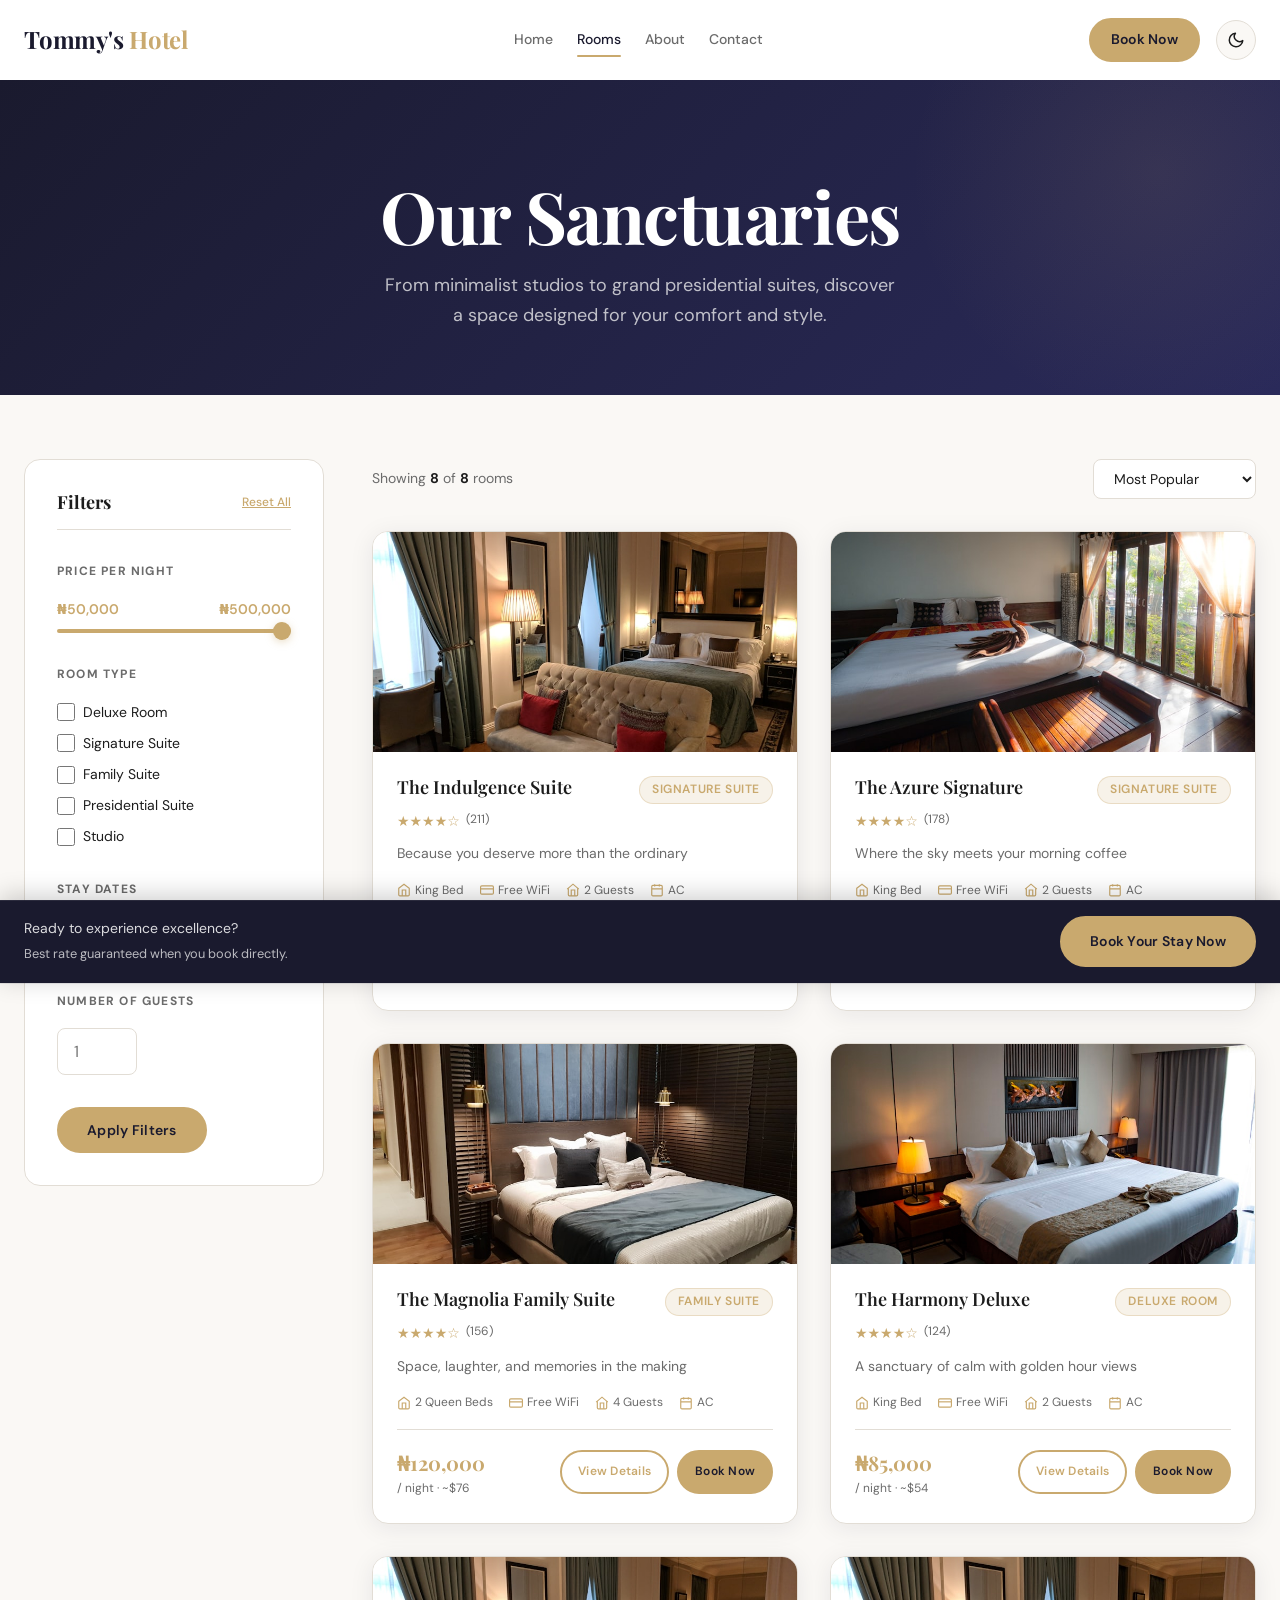
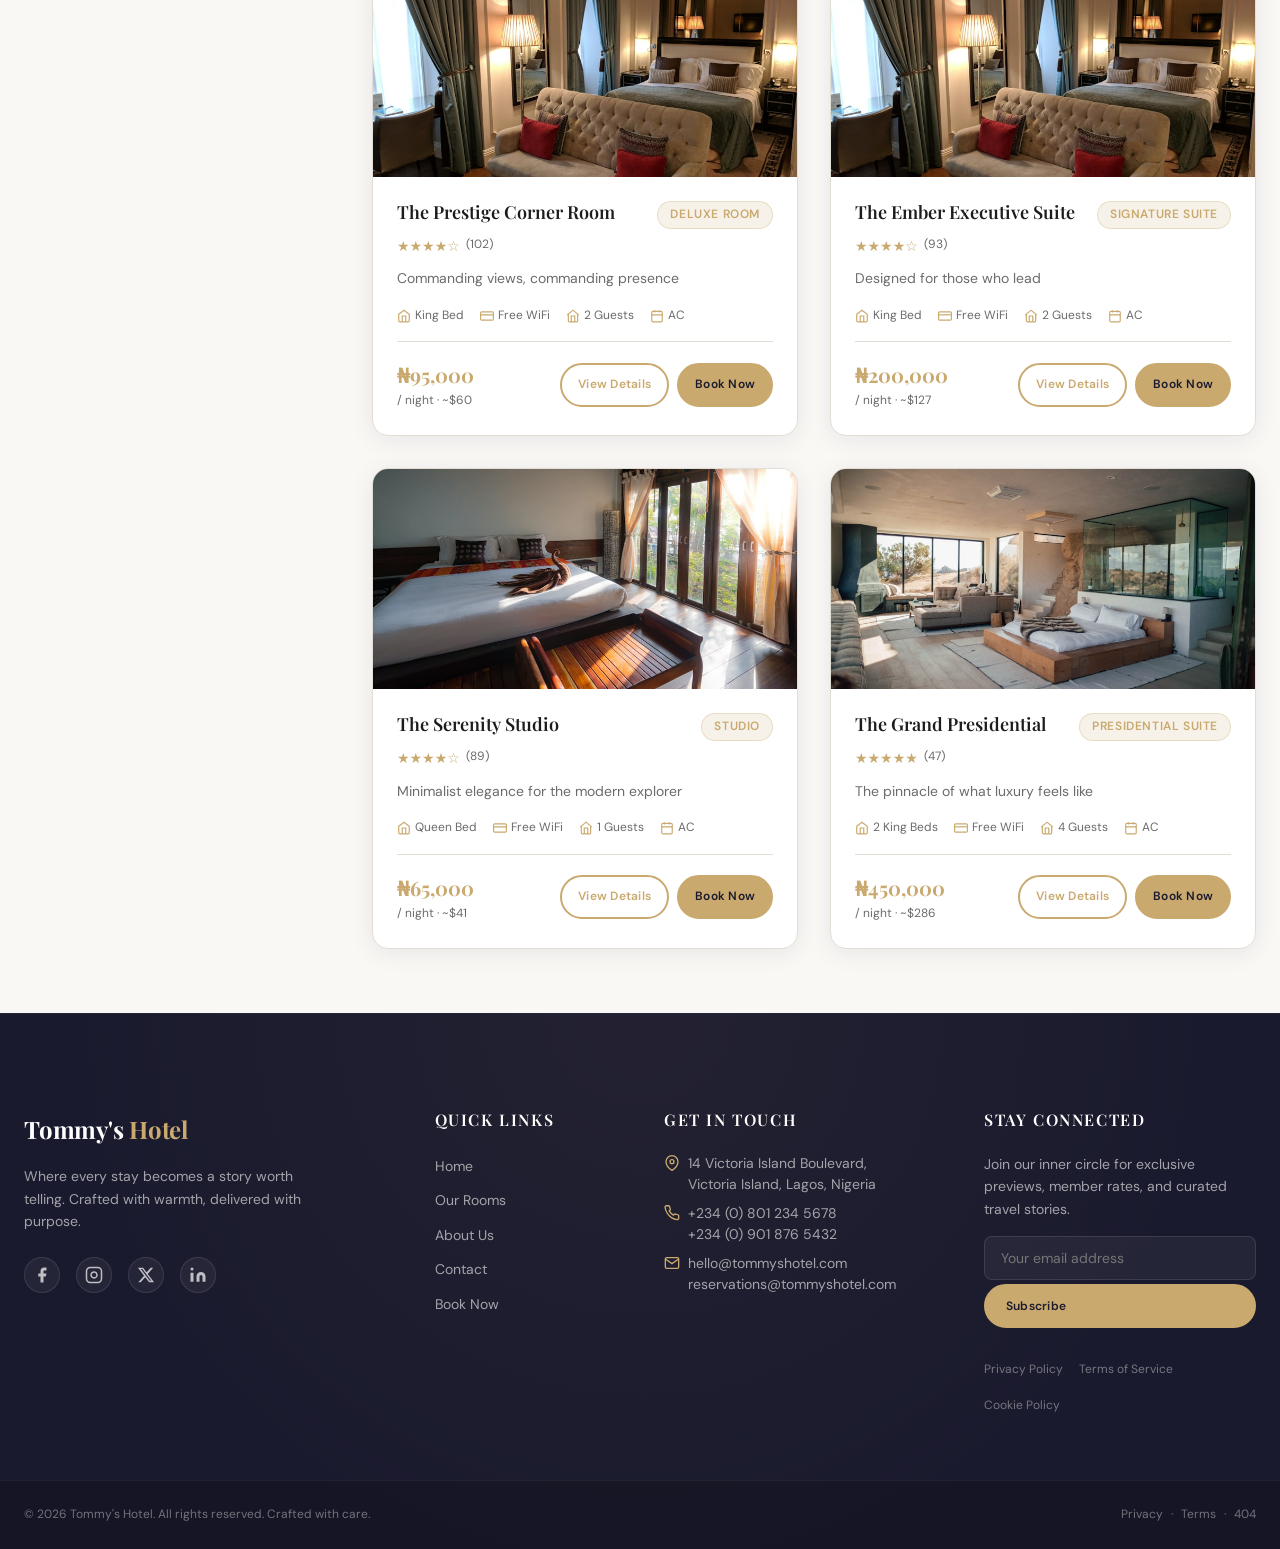
<file: rooms.html>
<!DOCTYPE html>
<html lang="en" data-theme="light">
<head>
    <meta charset="UTF-8">
    <meta name="viewport" content="width=device-width, initial-scale=1.0">
    <title>Our Rooms — Tommy’s Hotel</title>
    <meta name="description" content="Discover our collection of sanctuary-like rooms and palatial suites. Find your perfect stay at Tommy’s Hotel.">
    
    <!-- CSS Links -->
    <link rel="stylesheet" href="css/main.css">
    <link rel="stylesheet" href="css/navbar.css">
    <link rel="stylesheet" href="css/rooms.css">
    <link rel="stylesheet" href="css/dark-mode.css">
</head>
<body>

    <!-- Page Loader -->
    <div id="page-loader">
        <div class="loader-logo">Tommy’s Hotel</div>
        <div class="loader-bar">
            <div class="loader-bar-fill"></div>
        </div>
    </div>

    <!-- Shared Navbar Component -->
    <div id="navbar-root"></div>

    <main>
        <!-- Hero Section -->
        <header class="rooms-page-hero">
            <div class="container">
                <h1 class="heading-display">Our Sanctuaries</h1>
                <p>From minimalist studios to grand presidential suites, discover a space designed for your comfort and style.</p>
            </div>
        </header>

        <section class="container">
            <div class="rooms-layout">
                <!-- Filter Sidebar -->
                <aside class="filter-sidebar">
                    <div class="filter-toggle-btn" id="filter-toggle-btn">
                        <svg xmlns="http://www.w3.org/2000/svg" width="20" height="20" viewBox="0 0 24 24" fill="none" stroke="currentColor" stroke-width="2" stroke-linecap="round" stroke-linejoin="round"><line x1="4" y1="21" x2="4" y2="14"/><line x1="4" y1="10" x2="4" y2="3"/><line x1="12" y1="21" x2="12" y2="12"/><line x1="12" y1="8" x2="12" y2="3"/><line x1="20" y1="21" x2="20" y2="16"/><line x1="20" y1="12" x2="20" y2="3"/><line x1="2" y1="14" x2="6" y2="14"/><line x1="10" y1="12" x2="14" y2="12"/><line x1="18" y1="16" x2="22" y2="16"/></svg>
                        <span>Filter Rooms</span>
                    </div>

                    <h3>Filters <button class="filter-reset-link" id="reset-filters-btn">Reset All</button></h3>

                    <!-- Price Filter -->
                    <div class="filter-group">
                        <label class="filter-group-label">Price Per Night</label>
                        <div class="price-slider-wrap">
                            <div class="price-range-display">
                                <span>₦50,000</span>
                                <span id="price-max-display">₦500,000</span>
                            </div>
                            <input type="range" id="price-max" min="50000" max="500000" step="5000" value="500000" aria-label="Filter by maximum price">
                        </div>
                    </div>

                    <!-- Room Type Filter -->
                    <div class="filter-group">
                        <label class="filter-group-label">Room Type</label>
                        <div class="filter-checkbox-list">
                            <label class="filter-checkbox">
                                <input type="checkbox" class="type-filter" value="deluxe"> Deluxe Room
                            </label>
                            <label class="filter-checkbox">
                                <input type="checkbox" class="type-filter" value="signature"> Signature Suite
                            </label>
                            <label class="filter-checkbox">
                                <input type="checkbox" class="type-filter" value="family"> Family Suite
                            </label>
                            <label class="filter-checkbox">
                                <input type="checkbox" class="type-filter" value="presidential"> Presidential Suite
                            </label>
                            <label class="filter-checkbox">
                                <input type="checkbox" class="type-filter" value="studio"> Studio
                            </label>
                        </div>
                    </div>

                    <!-- Availability Filter -->
                    <div class="filter-group">
                        <label class="filter-group-label">Stay Dates</label>
                        <div class="filter-date-row">
                            <input type="date" id="filter-checkin" class="form-control" aria-label="Check-in date">
                            <input type="date" id="filter-checkout" class="form-control" aria-label="Check-out date">
                        </div>
                    </div>

                    <!-- Guests Filter -->
                    <div class="filter-group">
                        <label class="filter-group-label">Number of Guests</label>
                        <input type="number" id="filter-guests" class="form-control filter-guests-input" min="1" max="10" placeholder="1">
                    </div>

                    <button class="btn btn-primary btn-full" id="apply-filters-btn">Apply Filters</button>
                </aside>

                <!-- Rooms Main Content -->
                <div class="rooms-main">
                    <div class="rooms-toolbar">
                        <div class="rooms-count" id="rooms-count-text">Showing <strong>8</strong> of <strong>8</strong> rooms</div>
                        
                        <div class="rooms-sort">
                            <select id="sort-select" class="sort-select" aria-label="Sort rooms by">
                                <option value="popular">Most Popular</option>
                                <option value="price-asc">Price (Low-High)</option>
                                <option value="price-desc">Price (High-Low)</option>
                                <option value="newest">Newest First</option>
                            </select>
                        </div>
                    </div>

                    <!-- Rooms Grid -->
                    <div class="rooms-grid" id="rooms-grid">
                        <!-- Dynamic content injected by rooms.js -->
                    </div>

                    <!-- Empty State -->
                    <div class="rooms-empty" id="rooms-empty">
                        <svg xmlns="http://www.w3.org/2000/svg" width="24" height="24" viewBox="0 0 24 24" fill="none" stroke="currentColor" stroke-width="2" stroke-linecap="round" stroke-linejoin="round"><circle cx="12" cy="12" r="10"/><line x1="8" y1="12" x2="16" y2="12"/></svg>
                        <h3>No rooms found</h3>
                        <p>Try adjusting your filters or search criteria to find available sanctuaries.</p>
                        <button class="btn btn-outline" style="margin-top: 1rem;" onclick="resetFilters()">Clear All Filters</button>
                    </div>
                </div>
            </div>
        </section>
    </main>

    <!-- Sticky Book Now Banner -->
    <div class="sticky-book-banner" id="sticky-book-banner">
        <div class="sticky-book-banner-inner">
            <div>
                <p>Ready to experience excellence?</p>
                <span style="font-size: 0.8rem; opacity: 0.7;">Best rate guaranteed when you book directly.</span>
            </div>
            <a href="booking.html" class="btn btn-primary">Book Your Stay Now</a>
        </div>
    </div>

    <!-- Scroll to Top -->
    <button id="scroll-top" aria-label="Scroll to top">
        <svg xmlns="http://www.w3.org/2000/svg" width="24" height="24" viewBox="0 0 24 24" fill="none" stroke="currentColor" stroke-width="2" stroke-linecap="round" stroke-linejoin="round"><polyline points="18 15 12 9 6 15"/></svg>
    </button>

    <!-- Shared Footer Placeholder -->
    <div id="footer-root"></div>

    <!-- JS Scripts -->
    <script src="js/navbar.js"></script>
    <script src="js/footer.js"></script>
    <script src="js/main.js"></script>
    <script src="js/rooms.js"></script>
</body>
</html>
</file>
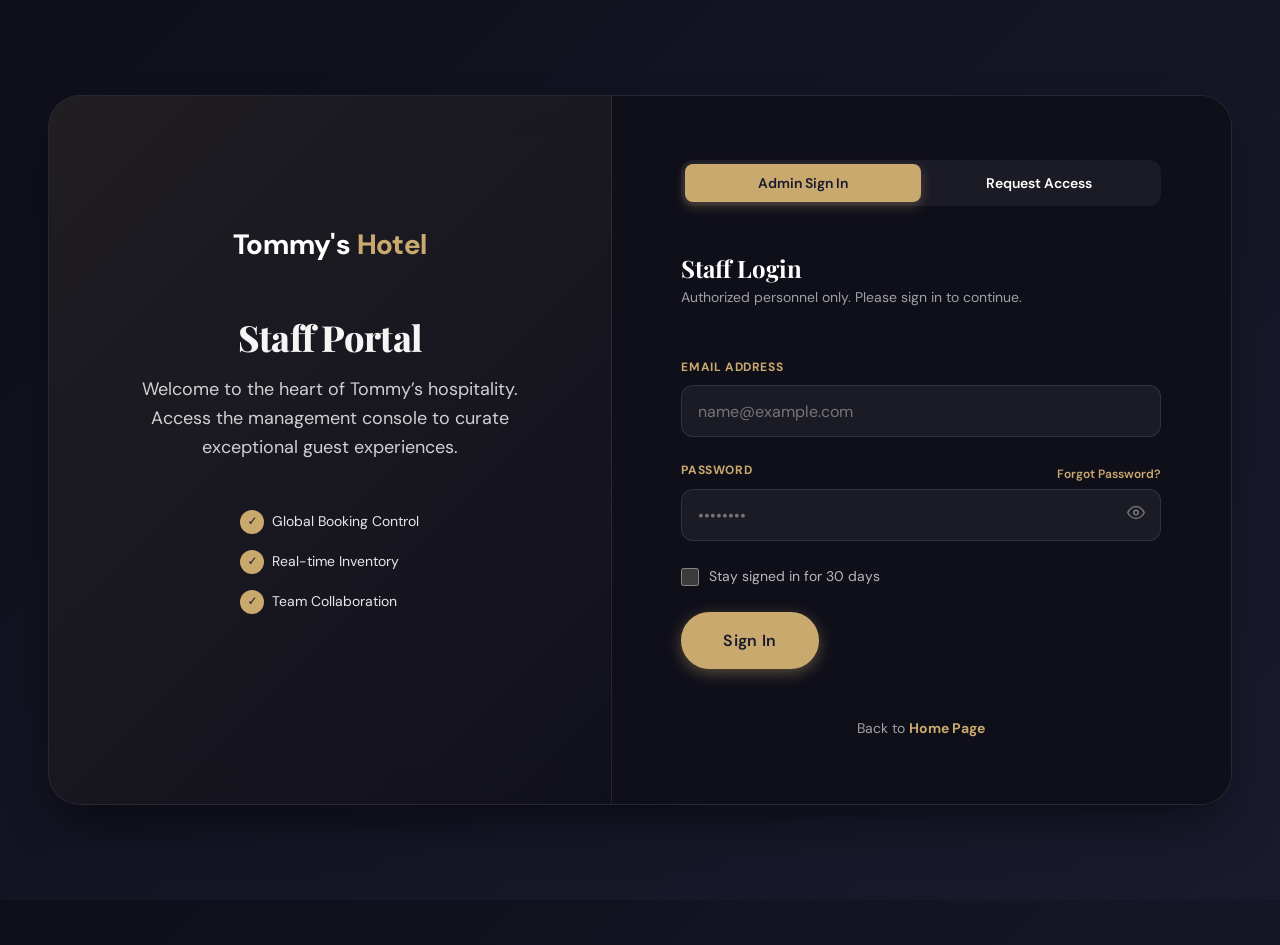
<file: staff-dashboard.html>
<!DOCTYPE html>
<html lang="en" data-theme="light">
<head>
    <meta charset="UTF-8">
    <meta name="viewport" content="width=device-width, initial-scale=1.0">
    <title>Staff Console — Tommy’s Hotel</title>
    
    <!-- CSS Links -->
    <link rel="stylesheet" href="css/main.css">
    <link rel="stylesheet" href="css/navbar.css">
    <link rel="stylesheet" href="css/dashboard.css">
    <link rel="stylesheet" href="css/dark-mode.css">
</head>
<body>

    <!-- Page Loader -->
    <div id="page-loader">
        <div class="loader-logo">Tommy’s Hotel</div>
        <div class="loader-bar">
            <div class="loader-bar-fill"></div>
        </div>
    </div>

    <!-- Shared Navbar Component -->
    <div id="navbar-root"></div>

    <!-- Mobile Tab Bar -->
    <div class="dashboard-mobile-tabs">
        <button class="sidebar-nav-item active" data-tab="overview">Overview</button>
        <button class="sidebar-nav-item" data-tab="bookings">Reservations</button>
        <button class="sidebar-nav-item" data-tab="profile">Profile</button>
    </div>

    <main class="dashboard-page">
        <!-- Dashboard Sidebar -->
        <aside class="dashboard-sidebar">
            <div class="sidebar-user">
                <div class="sidebar-avatar" id="sidebar-avatar-initials">ST</div>
                <div class="sidebar-user-info">
                    <div class="sidebar-user-name sidebar-user-name-display">Staff Member</div>
                    <div class="sidebar-user-tier" id="sidebar-role-badge">Hotel Staff</div>
                </div>
            </div>

            <nav class="sidebar-nav">
                <button class="sidebar-nav-item active" data-tab="overview">
                    <svg xmlns="http://www.w3.org/2000/svg" viewBox="0 0 24 24" fill="none" stroke="currentColor" stroke-width="2"><rect x="3" y="3" width="7" height="7"/><rect x="14" y="3" width="7" height="7"/><rect x="14" y="14" width="7" height="7"/><rect x="3" y="14" width="7" height="7"/></svg>
                    Operational Overview
                </button>
                <button class="sidebar-nav-item" data-tab="bookings">
                    <svg xmlns="http://www.w3.org/2000/svg" viewBox="0 0 24 24" fill="none" stroke="currentColor" stroke-width="2"><path d="M21 10c0 7-9 13-9 13s-9-6-9-13a9 9 0 0 1 18 0z"/><circle cx="12" cy="10" r="3"/></svg>
                    Manage Reservations
                </button>
                <button class="sidebar-nav-item" data-tab="notifications">
                    <svg xmlns="http://www.w3.org/2000/svg" viewBox="0 0 24 24" fill="none" stroke="currentColor" stroke-width="2"><path d="M18 8A6 6 0 0 0 6 8c0 7-3 9-3 9h18s-3-2-3-9"/><path d="M13.73 21a2 2 0 0 1-3.46 0"/></svg>
                    Staff Notifications
                </button>
                
                <div class="sidebar-divider"></div>
                
                <button class="sidebar-nav-item" data-tab="profile">
                    <svg xmlns="http://www.w3.org/2000/svg" viewBox="0 0 24 24" fill="none" stroke="currentColor" stroke-width="2"><path d="M20 21v-2a4 4 0 0 0-4-4H8a4 4 0 0 0-4 4v2"/><circle cx="12" cy="7" r="4"/></svg>
                    My Account
                </button>
                <button class="sidebar-nav-item" id="logout-btn" style="color: var(--color-error);">
                    <svg xmlns="http://www.w3.org/2000/svg" viewBox="0 0 24 24" fill="none" stroke="currentColor" stroke-width="2"><path d="M9 21H5a2 2 0 0 1-2-2V5a2 2 0 0 1 2-2h4"/><polyline points="16 17 21 12 16 7"/><line x1="21" y1="12" x2="9" y2="12"/></svg>
                    Sign Out
                </button>
            </nav>
        </aside>

        <!-- Dashboard Content -->
        <div class="dashboard-main">
            
            <!-- Tab: Overview -->
            <div id="tab-overview" class="dashboard-tab active">
                <h1 class="overview-greeting" id="dashboard-greeting">Operations Portal</h1>
                <p class="overview-date" id="dashboard-date">Staff Duty — Thursday, 14 May 2026</p>

                <div class="stats-row">
                    <div class="stat-mini-card">
                        <div class="stat-mini-label">Rooms to Clean</div>
                        <div class="stat-mini-value">8</div>
                        <div class="stat-mini-sub">Priority: High</div>
                    </div>
                    <div class="stat-mini-card">
                        <div class="stat-mini-label">Check-ins Today</div>
                        <div class="stat-mini-value">12</div>
                        <div class="stat-mini-sub">First arrival at 2PM</div>
                    </div>
                    <div class="stat-mini-card">
                        <div class="stat-mini-label">Maintenance Alerts</div>
                        <div class="stat-mini-value">3</div>
                        <div class="stat-mini-sub">Pending review</div>
                    </div>
                </div>

                <div class="loyalty-history-card" style="margin-top: 2rem;">
                    <div class="loyalty-history-header">Today's Guest Arrivals</div>
                    <div style="overflow-x: auto;">
                        <table class="loyalty-table">
                            <thead>
                                <tr>
                                    <th>Guest</th>
                                    <th>Room</th>
                                    <th>Time</th>
                                    <th>Action</th>
                                </tr>
                            </thead>
                            <tbody>
                                <tr>
                                    <td>David Beckham</td>
                                    <td>The Indulgence Suite</td>
                                    <td>14:30</td>
                                    <td><button class="btn btn-primary btn-sm check-in-btn">Check In</button></td>
                                </tr>
                                <tr>
                                    <td>Elena Gilbert</td>
                                    <td>The Harmony Deluxe</td>
                                    <td>15:15</td>
                                    <td><button class="btn btn-outline btn-sm notify-hk-btn">Notify Housekeeping</button></td>
                                </tr>
                            </tbody>
                        </table>
                    </div>
                </div>
            </div>

            <!-- Tab: Bookings -->
            <div id="tab-bookings" class="dashboard-tab">
                <h1 class="dashboard-tab-title">Reservation Registry</h1>
                <p class="dashboard-tab-subtitle">Monitor and manage all active guest reservations.</p>

                <div class="bookings-list">
                    <!-- Reservation items would go here -->
                     <div class="booking-row-card">
                        <div class="booking-row-info">
                            <h3 class="booking-row-name">The Magnolia Family Suite</h3>
                            <div class="booking-row-meta">
                                <span>Guest: Sarah Wilson</span>
                                <span>·</span>
                                <span>Ref: TH-M4N5P6</span>
                            </div>
                            <span class="badge badge-success">Active</span>
                        </div>
                        <div class="booking-row-actions">
                            <button class="btn btn-outline btn-sm modify-booking-btn" data-ref="TH-M4N5P6">Modify</button>
                        </div>
                    </div>
                </div>
            </div>

            <!-- Tab: Notifications -->
            <div id="tab-notifications" class="dashboard-tab">
                <h1 class="dashboard-tab-title">Staff Alerts</h1>
                <p class="dashboard-tab-subtitle">Internal communications and operational updates.</p>

                <div class="notifications-list">
                    <div class="notification-item unread">
                        <div class="notification-icon info">
                            <svg xmlns="http://www.w3.org/2000/svg" viewBox="0 0 24 24" fill="none" stroke="currentColor" stroke-width="2"><circle cx="12" cy="12" r="10"/><line x1="12" y1="16" x2="12" y2="12"/><line x1="12" y1="8" x2="12.01" y2="8"/></svg>
                        </div>
                        <div class="notification-content">
                            <div class="notification-title">Maintenance Update</div>
                            <p class="notification-text">The elevator in Wing B is now fully operational.</p>
                        </div>
                        <div class="notification-time">10m ago</div>
                    </div>
                </div>
            </div>

            <!-- Tab: Profile -->
            <div id="tab-profile" class="dashboard-tab">
                <h1 class="dashboard-tab-title">Staff Profile</h1>
                <p class="dashboard-tab-subtitle">Manage your personal staff credentials and preferences.</p>

                <div class="profile-form-card">
                    <form id="profile-form">
                        <h3 class="profile-section-heading">Personal Details</h3>
                        <div class="form-row-2">
                            <div class="form-group">
                                <label class="form-label">Full Name</label>
                                <input type="text" id="profile-fullname" class="form-control" value="Staff Member">
                            </div>
                            <div class="form-group">
                                <label class="form-label">Work Email</label>
                                <input type="email" id="profile-email" class="form-control" value="staff@tommyshotel.com" disabled>
                            </div>
                        </div>
                        <button type="submit" class="btn btn-primary">Update Profile</button>
                        <span id="profile-save-msg" style="display:none; margin-left: 1rem; color: var(--color-success); font-weight: 600;">✓ Updated!</span>
                    </form>
                </div>
            </div>

        </div>
    </main>

    <!-- JS Scripts -->
    <script src="js/navbar.js"></script>
    <script src="js/main.js"></script>
    <script src="js/dashboard.js"></script>
</body>
</html>
</file>
<file: css/main.css>
/* ============================================================
   TOMMY'S HOTEL — MAIN.CSS
   Global Styles, CSS Variables, Typography, Reset
   ============================================================ */

/* Google Fonts */
@import url('https://fonts.googleapis.com/css2?family=Playfair+Display:ital,wght@0,400;0,500;0,600;0,700;0,800;1,400;1,600&family=DM+Sans:ital,opsz,wght@0,9..40,300;0,9..40,400;0,9..40,500;0,9..40,600;0,9..40,700;1,9..40,400&family=Cormorant+Garamond:ital,wght@0,300;0,400;0,500;0,600;1,300;1,400;1,500;1,600&display=swap');
@import 'footer.css';

/* ============================================================
   CSS CUSTOM PROPERTIES (DESIGN TOKENS)
   ============================================================ */
:root {
  /* Font Families */
  --font-heading: 'Playfair Display', Georgia, serif;
  --font-body: 'DM Sans', system-ui, sans-serif;
  --font-accent: 'Cormorant Garamond', Georgia, serif;

  /* Color Palette */
  --color-primary: #1A1A2E;
  --color-secondary: #C9A96E;
  --color-accent: #E8D5B0;
  --color-bg-light: #FAF8F5;
  --color-bg-dark: #0F0F1A;
  --color-surface: #FFFFFF;
  --color-text-dark: #1C1C1C;
  --color-text-muted: #6B6B6B;
  --color-text-light: #F5F5F5;
  --color-border: #E2DDD5;
  --color-success: #2D8653;
  --color-error: #C0392B;

  /* Semantic Color Aliases (light mode defaults) */
  --bg-page: var(--color-bg-light);
  --bg-surface: var(--color-surface);
  --bg-nav: rgba(255, 255, 255, 0.95);
  --text-primary: var(--color-text-dark);
  --text-secondary: var(--color-text-muted);
  --text-on-dark: var(--color-text-light);
  --border-color: var(--color-border);
  --card-bg: var(--color-surface);
  --card-shadow: 0 4px 24px rgba(26, 26, 46, 0.08);
  --card-shadow-hover: 0 12px 40px rgba(26, 26, 46, 0.16);
  --input-bg: var(--color-surface);
  --input-border: var(--color-border);

  /* Spacing Scale */
  --space-xs: 0.25rem;
  --space-sm: 0.5rem;
  --space-md: 1rem;
  --space-lg: 1.5rem;
  --space-xl: 2rem;
  --space-2xl: 3rem;
  --space-3xl: 4rem;
  --space-4xl: 6rem;
  --space-5xl: 8rem;

  /* Border Radius */
  --radius-sm: 4px;
  --radius-md: 8px;
  --radius-lg: 16px;
  --radius-xl: 24px;
  --radius-full: 9999px;

  /* Transitions */
  --transition-fast: 0.15s ease;
  --transition-base: 0.25s ease;
  --transition-slow: 0.4s ease;
  --transition-theme: background-color 0.3s ease, color 0.3s ease, border-color 0.3s ease, box-shadow 0.3s ease;

  /* Typography Scale */
  --text-xs: 0.75rem;
  --text-sm: 0.875rem;
  --text-base: 1rem;
  --text-lg: 1.125rem;
  --text-xl: 1.25rem;
  --text-2xl: 1.5rem;
  --text-3xl: 1.875rem;
  --text-4xl: 2.25rem;
  --text-5xl: 3rem;
  --text-6xl: 3.75rem;
  --text-7xl: 4.5rem;

  /* Layout */
  --container-max: 1280px;
  --container-padding: 1.5rem;
  --navbar-height: 80px;

  /* Z-index scale */
  --z-base: 1;
  --z-dropdown: 100;
  --z-sticky: 200;
  --z-overlay: 300;
  --z-modal: 400;
  --z-toast: 500;
  --z-loader: 600;
}

/* ============================================================
   DARK MODE OVERRIDES
   ============================================================ */
[data-theme="dark"] {
  --bg-page: var(--color-bg-dark);
  --bg-surface: #16162A;
  --bg-nav: rgba(15, 15, 26, 0.97);
  --text-primary: var(--color-text-light);
  --text-secondary: #A0A0B8;
  --border-color: #2E2E4A;
  --card-bg: #1E1E35;
  --card-shadow: 0 4px 24px rgba(0, 0, 0, 0.3);
  --card-shadow-hover: 0 12px 40px rgba(0, 0, 0, 0.5);
  --input-bg: #1E1E35;
  --input-border: #2E2E4A;
}

/* ============================================================
   CSS RESET & BASE STYLES
   ============================================================ */
*, *::before, *::after {
  box-sizing: border-box;
  margin: 0;
  padding: 0;
}

html {
  scroll-behavior: smooth;
  font-size: 16px;
  -webkit-text-size-adjust: 100%;
}

body {
  font-family: var(--font-body);
  font-size: var(--text-base);
  color: var(--text-primary);
  background-color: var(--bg-page);
  line-height: 1.65;
  transition: var(--transition-theme);
  overflow-x: hidden;
  min-height: 100vh;
}

img, video {
  max-width: 100%;
  height: auto;
  display: block;
}

a {
  color: inherit;
  text-decoration: none;
  transition: color var(--transition-base);
}

ul, ol {
  list-style: none;
}

button {
  cursor: pointer;
  border: none;
  background: none;
  font-family: inherit;
  font-size: inherit;
}

input, textarea, select {
  font-family: inherit;
  font-size: inherit;
}

h1, h2, h3, h4, h5, h6 {
  font-family: var(--font-heading);
  line-height: 1.2;
  color: var(--text-primary);
  transition: color var(--transition-theme);
}

/* ============================================================
   LAYOUT UTILITIES
   ============================================================ */
.container {
  width: 100%;
  max-width: var(--container-max);
  margin: 0 auto;
  padding: 0 var(--container-padding);
}

.section {
  padding: var(--space-4xl) 0;
}

.section-sm {
  padding: var(--space-3xl) 0;
}

/* ============================================================
   TYPOGRAPHY UTILITIES
   ============================================================ */
.heading-display {
  font-family: var(--font-heading);
  font-size: clamp(var(--text-4xl), 6vw, var(--text-7xl));
  font-weight: 700;
  line-height: 1.1;
  letter-spacing: -0.02em;
}

.heading-xl {
  font-family: var(--font-heading);
  font-size: clamp(var(--text-3xl), 4vw, var(--text-5xl));
  font-weight: 700;
  line-height: 1.15;
}

.heading-lg {
  font-family: var(--font-heading);
  font-size: clamp(var(--text-2xl), 3vw, var(--text-4xl));
  font-weight: 600;
  line-height: 1.2;
}

.heading-md {
  font-family: var(--font-heading);
  font-size: clamp(var(--text-xl), 2vw, var(--text-3xl));
  font-weight: 600;
}

.text-accent {
  font-family: var(--font-accent);
  font-style: italic;
  font-size: clamp(var(--text-lg), 2vw, var(--text-2xl));
  color: var(--color-secondary);
  font-weight: 400;
}

.section-label {
  display: inline-block;
  font-family: var(--font-body);
  font-size: var(--text-xs);
  font-weight: 600;
  letter-spacing: 0.15em;
  text-transform: uppercase;
  color: var(--color-secondary);
  margin-bottom: var(--space-sm);
}

.section-header {
  text-align: center;
  margin-bottom: var(--space-3xl);
}

.section-header .heading-xl {
  margin-bottom: var(--space-md);
}

.section-header p {
  font-size: var(--text-lg);
  color: var(--text-secondary);
  max-width: 600px;
  margin: 0 auto;
  transition: color var(--transition-theme);
}

/* ============================================================
   BUTTON STYLES
   ============================================================ */
.btn {
  display: inline-flex;
  align-items: center;
  gap: var(--space-sm);
  padding: 0.75rem 1.75rem;
  border-radius: var(--radius-full);
  font-family: var(--font-body);
  font-weight: 600;
  font-size: var(--text-sm);
  letter-spacing: 0.02em;
  transition: all var(--transition-base);
  cursor: pointer;
  border: 2px solid transparent;
  min-height: 44px;
  white-space: nowrap;
}

.btn-primary {
  background: var(--color-secondary);
  color: var(--color-primary);
  border-color: var(--color-secondary);
}

.btn-primary:hover {
  background: #b8935a;
  border-color: #b8935a;
  transform: translateY(-2px);
  box-shadow: 0 8px 24px rgba(201, 169, 110, 0.35);
}

.btn-outline {
  background: transparent;
  color: var(--color-secondary);
  border-color: var(--color-secondary);
}

.btn-outline:hover {
  background: var(--color-secondary);
  color: var(--color-primary);
  transform: translateY(-2px);
}

.btn-dark {
  background: var(--color-primary);
  color: var(--color-text-light);
  border-color: var(--color-primary);
}

.btn-dark:hover {
  background: #2a2a4a;
  transform: translateY(-2px);
  box-shadow: 0 8px 24px rgba(26, 26, 46, 0.3);
}

.btn-sm {
  padding: 0.5rem 1.25rem;
  font-size: var(--text-xs);
}

.btn-lg {
  padding: 1rem 2.5rem;
  font-size: var(--text-base);
}

/* ============================================================
   CARD BASE
   ============================================================ */
.card {
  background: var(--card-bg);
  border-radius: var(--radius-lg);
  box-shadow: var(--card-shadow);
  border: 1px solid var(--border-color);
  overflow: hidden;
  transition: var(--transition-theme), transform var(--transition-base), box-shadow var(--transition-base);
}

.card:hover {
  transform: translateY(-6px);
  box-shadow: var(--card-shadow-hover);
}

/* ============================================================
   FORM ELEMENTS
   ============================================================ */
.form-group {
  margin-bottom: var(--space-lg);
}

.form-label {
  display: block;
  font-weight: 500;
  font-size: var(--text-sm);
  margin-bottom: var(--space-xs);
  color: var(--text-primary);
  transition: color var(--transition-theme);
}

.form-control {
  width: 100%;
  padding: 0.75rem 1rem;
  border: 1.5px solid var(--input-border);
  border-radius: var(--radius-md);
  background: var(--input-bg);
  color: var(--text-primary);
  font-size: var(--text-base);
  transition: var(--transition-theme), border-color var(--transition-base), box-shadow var(--transition-base);
  min-height: 44px;
}

.form-control:focus {
  outline: none;
  border-color: var(--color-secondary);
  box-shadow: 0 0 0 3px rgba(201, 169, 110, 0.15);
}

.form-control.error {
  border-color: var(--color-error);
  box-shadow: 0 0 0 3px rgba(192, 57, 43, 0.1);
}

.form-error {
  display: block;
  font-size: var(--text-xs);
  color: var(--color-error);
  margin-top: var(--space-xs);
  display: none;
}

.form-error.visible {
  display: block;
}

textarea.form-control {
  resize: vertical;
  min-height: 120px;
}

/* ============================================================
   BADGE
   ============================================================ */
.badge {
  display: inline-flex;
  align-items: center;
  padding: 0.2rem 0.75rem;
  border-radius: var(--radius-full);
  font-size: var(--text-xs);
  font-weight: 600;
  letter-spacing: 0.05em;
  text-transform: uppercase;
}

.badge-gold {
  background: rgba(201, 169, 110, 0.15);
  color: var(--color-secondary);
  border: 1px solid rgba(201, 169, 110, 0.3);
}

.badge-success {
  background: rgba(45, 134, 83, 0.12);
  color: var(--color-success);
}

.badge-error {
  background: rgba(192, 57, 43, 0.12);
  color: var(--color-error);
}

.badge-muted {
  background: rgba(107, 107, 107, 0.12);
  color: var(--text-secondary);
}

/* ============================================================
   STARS
   ============================================================ */
.stars {
  display: inline-flex;
  gap: 2px;
  color: var(--color-secondary);
  font-size: var(--text-sm);
}

/* ============================================================
   DIVIDER
   ============================================================ */
.divider {
  height: 1px;
  background: var(--border-color);
  margin: var(--space-xl) 0;
  transition: background var(--transition-theme);
}

.divider-gold {
  height: 2px;
  width: 60px;
  background: var(--color-secondary);
  margin: var(--space-md) auto;
  border-radius: var(--radius-full);
}

/* ============================================================
   SCROLL REVEAL ANIMATIONS
   ============================================================ */
.reveal {
  opacity: 0;
  transform: translateY(30px);
  transition: opacity 0.6s ease, transform 0.6s ease;
}

.reveal.revealed {
  opacity: 1;
  transform: translateY(0);
}

.reveal-delay-1 { transition-delay: 0.1s; }
.reveal-delay-2 { transition-delay: 0.2s; }
.reveal-delay-3 { transition-delay: 0.3s; }
.reveal-delay-4 { transition-delay: 0.4s; }

/* ============================================================
   PAGE LOADER
   ============================================================ */
#page-loader {
  position: fixed;
  inset: 0;
  background: var(--color-primary);
  display: flex;
  flex-direction: column;
  align-items: center;
  justify-content: center;
  z-index: var(--z-loader);
  transition: opacity 0.5s ease, visibility 0.5s ease;
}

#page-loader.hidden {
  opacity: 0;
  visibility: hidden;
  pointer-events: none;
}

.loader-logo {
  font-family: var(--font-heading);
  font-size: var(--text-3xl);
  color: var(--color-secondary);
  margin-bottom: var(--space-lg);
  animation: loaderPulse 1.5s ease-in-out infinite;
}

.loader-bar {
  width: 120px;
  height: 2px;
  background: rgba(201, 169, 110, 0.2);
  border-radius: var(--radius-full);
  overflow: hidden;
}

.loader-bar-fill {
  height: 100%;
  background: var(--color-secondary);
  border-radius: var(--radius-full);
  animation: loaderFill 1.5s ease-in-out forwards;
}

@keyframes loaderPulse {
  0%, 100% { opacity: 1; }
  50% { opacity: 0.6; }
}

@keyframes loaderFill {
  0% { width: 0; }
  100% { width: 100%; }
}

/* ============================================================
   SCROLL TO TOP BUTTON
   ============================================================ */
#scroll-top {
  position: fixed;
  bottom: 2rem;
  right: 2rem;
  width: 48px;
  height: 48px;
  border-radius: 50%;
  background: var(--color-secondary);
  color: var(--color-primary);
  display: flex;
  align-items: center;
  justify-content: center;
  cursor: pointer;
  z-index: var(--z-sticky);
  opacity: 0;
  visibility: hidden;
  transform: translateY(16px);
  transition: all var(--transition-base);
  border: none;
  box-shadow: 0 4px 16px rgba(201, 169, 110, 0.4);
}

#scroll-top.visible {
  opacity: 1;
  visibility: visible;
  transform: translateY(0);
}

#scroll-top:hover {
  background: #b8935a;
  transform: translateY(-4px);
}

/* ============================================================
   COOKIE CONSENT BANNER
   ============================================================ */
#cookie-banner {
  position: fixed;
  bottom: 0;
  left: 0;
  right: 0;
  background: var(--color-primary);
  color: var(--color-text-light);
  padding: var(--space-lg) var(--space-xl);
  display: flex;
  align-items: center;
  justify-content: space-between;
  gap: var(--space-lg);
  z-index: var(--z-modal);
  transform: translateY(100%);
  transition: transform 0.4s ease;
  flex-wrap: wrap;
}

#cookie-banner.visible {
  transform: translateY(0);
}

#cookie-banner p {
  font-size: var(--text-sm);
  opacity: 0.9;
  flex: 1;
  min-width: 200px;
}

#cookie-banner p a {
  color: var(--color-secondary);
  text-decoration: underline;
}

.cookie-actions {
  display: flex;
  gap: var(--space-sm);
  flex-shrink: 0;
}

/* ============================================================
   LIGHTBOX
   ============================================================ */
#lightbox {
  position: fixed;
  inset: 0;
  background: rgba(0, 0, 0, 0.95);
  z-index: var(--z-modal);
  display: flex;
  align-items: center;
  justify-content: center;
  opacity: 0;
  visibility: hidden;
  transition: opacity var(--transition-slow), visibility var(--transition-slow);
}

#lightbox.active {
  opacity: 1;
  visibility: visible;
}

.lightbox-img {
  max-width: 90vw;
  max-height: 80vh;
  object-fit: contain;
  border-radius: var(--radius-md);
}

.lightbox-close {
  position: absolute;
  top: 1.5rem;
  right: 1.5rem;
  width: 44px;
  height: 44px;
  border-radius: 50%;
  background: rgba(255,255,255,0.1);
  color: white;
  display: flex;
  align-items: center;
  justify-content: center;
  cursor: pointer;
  font-size: 1.5rem;
  transition: background var(--transition-base);
  border: none;
}

.lightbox-close:hover { background: rgba(255,255,255,0.2); }

.lightbox-btn {
  position: absolute;
  top: 50%;
  transform: translateY(-50%);
  width: 52px;
  height: 52px;
  border-radius: 50%;
  background: rgba(255,255,255,0.1);
  color: white;
  display: flex;
  align-items: center;
  justify-content: center;
  cursor: pointer;
  font-size: 1.25rem;
  transition: background var(--transition-base);
  border: none;
}

.lightbox-btn:hover { background: rgba(255,255,255,0.2); }
.lightbox-prev { left: 1.5rem; }
.lightbox-next { right: 1.5rem; }

.lightbox-counter {
  position: absolute;
  bottom: 1.5rem;
  left: 50%;
  transform: translateX(-50%);
  color: rgba(255,255,255,0.7);
  font-size: var(--text-sm);
}

/* ============================================================
   RESPONSIVE GRID UTILITIES
   ============================================================ */
.grid-2 {
  display: grid;
  grid-template-columns: repeat(auto-fit, minmax(280px, 1fr));
  gap: var(--space-xl);
}

.grid-3 {
  display: grid;
  grid-template-columns: repeat(auto-fit, minmax(260px, 1fr));
  gap: var(--space-xl);
}

.grid-4 {
  display: grid;
  grid-template-columns: repeat(auto-fit, minmax(220px, 1fr));
  gap: var(--space-xl);
}

/* ============================================================
   RESPONSIVE BREAKPOINTS
   ============================================================ */
@media (max-width: 768px) {
  :root {
    --container-padding: 1rem;
    --navbar-height: 70px;
  }

  .section {
    padding: var(--space-3xl) 0;
  }

  .section-header {
    margin-bottom: var(--space-2xl);
  }

  #scroll-top {
    bottom: 1rem;
    right: 1rem;
  }
}

@media (max-width: 480px) {
  :root {
    --container-padding: 0.875rem;
  }

  .btn {
    padding: 0.7rem 1.25rem;
  }

  .btn-lg {
    padding: 0.85rem 1.75rem;
    font-size: var(--text-sm);
  }
}
</file>
<file: css/navbar.css>
/* ============================================================
   TOMMY'S HOTEL — NAVBAR.CSS
   ============================================================ */

/* ---- Navbar Shell ---- */
#navbar-root {
  position: fixed;
  top: 0;
  left: 0;
  right: 0;
  z-index: var(--z-sticky);
}

.navbar {
  height: var(--navbar-height);
  background: var(--bg-nav);
  backdrop-filter: blur(12px);
  -webkit-backdrop-filter: blur(12px);
  border-bottom: 1px solid transparent;
  transition: var(--transition-theme), box-shadow var(--transition-base), border-color var(--transition-base);
  display: flex;
  align-items: center;
}

.navbar.scrolled {
  box-shadow: 0 4px 24px rgba(26, 26, 46, 0.1);
  border-bottom-color: var(--border-color);
}

[data-theme="dark"] .navbar.scrolled {
  box-shadow: 0 4px 24px rgba(0, 0, 0, 0.4);
}

.navbar-inner {
  display: flex;
  align-items: center;
  justify-content: space-between;
  width: 100%;
  max-width: var(--container-max);
  margin: 0 auto;
  padding: 0 var(--container-padding);
  gap: var(--space-lg);
}

/* ---- Logo ---- */
.navbar-logo {
  font-family: var(--font-heading);
  font-size: 1.5rem;
  font-weight: 700;
  color: var(--color-primary);
  transition: color var(--transition-theme);
  flex-shrink: 0;
  letter-spacing: -0.01em;
  line-height: 1.1;
}

[data-theme="dark"] .navbar-logo {
  color: var(--color-secondary);
}

.navbar-logo span {
  color: var(--color-secondary);
}

[data-theme="dark"] .navbar-logo span {
  color: var(--color-accent);
}

/* ---- Nav Links ---- */
.navbar-links {
  display: flex;
  align-items: center;
  gap: var(--space-lg);
  flex: 1;
  justify-content: center;
}

.navbar-links a {
  font-size: var(--text-sm);
  font-weight: 500;
  color: var(--text-secondary);
  position: relative;
  padding: 0.25rem 0;
  transition: color var(--transition-base);
  white-space: nowrap;
}

.navbar-links a::after {
  content: '';
  position: absolute;
  bottom: -2px;
  left: 0;
  width: 0;
  height: 2px;
  background: var(--color-secondary);
  border-radius: var(--radius-full);
  transition: width var(--transition-base);
}

.navbar-links a:hover,
.navbar-links a.active {
  color: var(--color-primary);
}

[data-theme="dark"] .navbar-links a:hover,
[data-theme="dark"] .navbar-links a.active {
  color: var(--color-secondary);
}

.navbar-links a:hover::after,
.navbar-links a.active::after {
  width: 100%;
}

/* ---- Navbar Actions ---- */
.navbar-actions {
  display: flex;
  align-items: center;
  gap: var(--space-md);
  flex-shrink: 0;
}

.navbar-actions .btn {
  padding: 0.5rem 1.25rem;
  font-size: var(--text-sm);
}

/* ---- Theme Toggle ---- */
.theme-toggle {
  width: 40px;
  height: 40px;
  border-radius: 50%;
  background: var(--bg-page);
  border: 1.5px solid var(--border-color);
  color: var(--text-primary);
  display: flex;
  align-items: center;
  justify-content: center;
  cursor: pointer;
  transition: var(--transition-theme), transform var(--transition-base);
  flex-shrink: 0;
}

.theme-toggle:hover {
  border-color: var(--color-secondary);
  color: var(--color-secondary);
  transform: rotate(15deg);
}

.theme-toggle svg {
  width: 18px;
  height: 18px;
  transition: transform var(--transition-base);
}

/* ---- Hamburger ---- */
.navbar-hamburger {
  display: none;
  flex-direction: column;
  justify-content: center;
  gap: 5px;
  width: 40px;
  height: 40px;
  cursor: pointer;
  padding: 8px;
  border-radius: var(--radius-md);
  transition: background var(--transition-base);
  flex-shrink: 0;
}

.navbar-hamburger:hover {
  background: var(--bg-page);
}

.hamburger-line {
  display: block;
  width: 100%;
  height: 2px;
  background: var(--text-primary);
  border-radius: var(--radius-full);
  transition: all var(--transition-base);
  transform-origin: center;
}

.navbar-hamburger.open .hamburger-line:nth-child(1) {
  transform: translateY(7px) rotate(45deg);
}
.navbar-hamburger.open .hamburger-line:nth-child(2) {
  opacity: 0;
  transform: scaleX(0);
}
.navbar-hamburger.open .hamburger-line:nth-child(3) {
  transform: translateY(-7px) rotate(-45deg);
}

/* ---- Mobile Drawer ---- */
.navbar-drawer {
  position: absolute;
  top: var(--navbar-height);
  left: 0;
  right: 0;
  background: var(--bg-nav);
  backdrop-filter: blur(16px);
  -webkit-backdrop-filter: blur(16px);
  border-bottom: 1px solid var(--border-color);
  box-shadow: 0 8px 32px rgba(26, 26, 46, 0.12);
  overflow: hidden;
  max-height: 0;
  transition: max-height 0.4s ease, opacity 0.3s ease;
  opacity: 0;
}

.navbar-drawer.open {
  max-height: 400px;
  opacity: 1;
}

.navbar-drawer-inner {
  padding: var(--space-lg) var(--container-padding) var(--space-xl);
  display: flex;
  flex-direction: column;
  gap: var(--space-sm);
}

.navbar-drawer a {
  font-size: var(--text-base);
  font-weight: 500;
  color: var(--text-primary);
  padding: 0.65rem 0;
  border-bottom: 1px solid var(--border-color);
  transition: color var(--transition-base);
  display: block;
}

.navbar-drawer a:last-of-type {
  border-bottom: none;
}

.navbar-drawer a:hover,
.navbar-drawer a.active {
  color: var(--color-secondary);
}

.navbar-drawer .btn {
  margin-top: var(--space-md);
  width: 100%;
  justify-content: center;
}

/* ---- Page Offset ---- */
body {
  padding-top: var(--navbar-height);
}

/* ---- Responsive ---- */
@media (max-width: 900px) {
  .navbar-links {
    display: none;
  }

  .navbar-actions .btn {
    display: none;
  }

  .navbar-hamburger {
    display: flex;
  }
}

@media (max-width: 480px) {
  .navbar-logo {
    font-size: 1.2rem;
  }
}
</file>
<file: css/about.css>
/* ============================================================
   TOMMY'S HOTEL — ABOUT.CSS
   ============================================================ */

/* ---- About Hero ---- */
.about-hero {
  position: relative;
  height: 520px;
  display: flex;
  align-items: center;
  justify-content: center;
  overflow: hidden;
  margin-top: calc(-1 * var(--navbar-height));
  padding-top: var(--navbar-height);
  background: var(--color-primary);
}

.about-hero-bg {
  position: absolute;
  inset: 0;
}

.about-hero-bg img {
  width: 100%;
  height: 100%;
  object-fit: cover;
  object-position: center;
}

.about-hero-overlay {
  position: absolute;
  inset: 0;
  background: linear-gradient(160deg, rgba(15,15,26,0.72) 0%, rgba(26,26,46,0.55) 100%);
}

.about-hero-content {
  position: relative;
  z-index: 2;
  text-align: center;
  color: #fff;
  padding: 0 var(--container-padding);
}

.about-hero-content h1 {
  font-size: clamp(var(--text-3xl), 6vw, var(--text-6xl));
  color: #fff;
  margin-bottom: var(--space-md);
}

.about-hero-content p {
  font-family: var(--font-accent);
  font-style: italic;
  font-size: clamp(var(--text-lg), 2.5vw, var(--text-2xl));
  color: var(--color-accent);
  font-weight: 300;
}

/* ---- Our Story ---- */
.story-section {
  background: var(--bg-page);
  transition: background var(--transition-theme);
}

.story-layout {
  display: grid;
  grid-template-columns: 1fr 1fr;
  gap: var(--space-4xl);
  align-items: center;
}

.story-image {
  position: relative;
  border-radius: var(--radius-xl);
  overflow: hidden;
  height: 500px;
  background: var(--color-primary);
}

.story-image img {
  width: 100%;
  height: 100%;
  object-fit: cover;
}

.story-image-accent {
  position: absolute;
  bottom: -16px;
  right: -16px;
  width: 140px;
  height: 140px;
  border-radius: var(--radius-xl);
  background: var(--color-secondary);
  z-index: -1;
}

.story-content .section-label {
  margin-bottom: var(--space-sm);
}

.story-content h2 {
  margin-bottom: var(--space-lg);
}

.story-content p {
  color: var(--text-secondary);
  line-height: 1.85;
  margin-bottom: var(--space-md);
  font-size: var(--text-base);
  transition: color var(--transition-theme);
}

.story-content blockquote {
  font-family: var(--font-accent);
  font-style: italic;
  font-size: var(--text-xl);
  color: var(--color-secondary);
  border-left: 3px solid var(--color-secondary);
  padding-left: var(--space-lg);
  margin: var(--space-xl) 0;
  line-height: 1.6;
  font-weight: 400;
}

/* ---- Values Section ---- */
.values-section {
  background: var(--color-primary);
  position: relative;
  overflow: hidden;
}

.values-section::before {
  content: '';
  position: absolute;
  top: -40%;
  left: -5%;
  width: 400px;
  height: 400px;
  background: radial-gradient(circle, rgba(201,169,110,0.08) 0%, transparent 70%);
  pointer-events: none;
}

.values-section .section-header .heading-xl,
.values-section .section-header p {
  color: var(--color-text-light);
}

.values-grid {
  display: grid;
  grid-template-columns: repeat(3, 1fr);
  gap: var(--space-xl);
}

.value-card {
  background: rgba(255,255,255,0.05);
  border: 1px solid rgba(201,169,110,0.15);
  border-radius: var(--radius-xl);
  padding: var(--space-2xl) var(--space-xl);
  text-align: center;
  transition: background var(--transition-base), border-color var(--transition-base), transform var(--transition-base);
}

.value-card:hover {
  background: rgba(201,169,110,0.08);
  border-color: rgba(201,169,110,0.3);
  transform: translateY(-6px);
}

.value-card-icon {
  width: 60px;
  height: 60px;
  border-radius: 50%;
  background: rgba(201,169,110,0.15);
  border: 2px solid rgba(201,169,110,0.25);
  display: flex;
  align-items: center;
  justify-content: center;
  margin: 0 auto var(--space-lg);
  color: var(--color-secondary);
}

.value-card-icon svg {
  width: 28px;
  height: 28px;
}

.value-card h3 {
  font-size: var(--text-xl);
  color: var(--color-text-light);
  margin-bottom: var(--space-sm);
}

.value-card p {
  font-size: var(--text-sm);
  color: rgba(245,245,245,0.65);
  line-height: 1.7;
}

/* ---- Stats Section ---- */
.stats-section {
  background: var(--bg-page);
  transition: background var(--transition-theme);
}

.stats-grid {
  display: grid;
  grid-template-columns: repeat(4, 1fr);
  gap: var(--space-xl);
}

.stat-card {
  text-align: center;
  padding: var(--space-2xl) var(--space-lg);
  border-radius: var(--radius-lg);
  background: var(--card-bg);
  border: 1px solid var(--border-color);
  transition: var(--transition-theme), transform var(--transition-base);
}

.stat-card:hover {
  transform: translateY(-4px);
  box-shadow: var(--card-shadow-hover);
}

.stat-number {
  font-family: var(--font-heading);
  font-size: clamp(var(--text-3xl), 4vw, var(--text-5xl));
  font-weight: 800;
  color: var(--color-secondary);
  line-height: 1;
  margin-bottom: var(--space-sm);
}

.stat-label {
  font-size: var(--text-sm);
  color: var(--text-secondary);
  font-weight: 500;
  transition: color var(--transition-theme);
}

/* ---- Team Section ---- */
.team-section {
  background: var(--bg-page);
  border-top: 1px solid var(--border-color);
  transition: var(--transition-theme);
}

.team-grid {
  display: grid;
  grid-template-columns: repeat(3, 1fr);
  gap: var(--space-xl);
}

.team-card {
  background: var(--card-bg);
  border: 1px solid var(--border-color);
  border-radius: var(--radius-xl);
  overflow: hidden;
  text-align: center;
  transition: var(--transition-theme), transform var(--transition-base), box-shadow var(--transition-base);
}

.team-card:hover {
  transform: translateY(-6px);
  box-shadow: var(--card-shadow-hover);
}

.team-card-img {
  height: 280px;
  overflow: hidden;
  background: linear-gradient(135deg, var(--color-primary) 0%, #2a2a5a 100%);
}

.team-card-img img {
  width: 100%;
  height: 100%;
  object-fit: cover;
  transition: transform 0.5s ease;
}

.team-card:hover .team-card-img img {
  transform: scale(1.06);
}

.team-card-body {
  padding: var(--space-xl) var(--space-lg);
}

.team-card-name {
  font-family: var(--font-heading);
  font-size: var(--text-xl);
  font-weight: 600;
  margin-bottom: var(--space-xs);
  transition: color var(--transition-theme);
}

.team-card-role {
  font-size: var(--text-sm);
  font-weight: 600;
  color: var(--color-secondary);
  text-transform: uppercase;
  letter-spacing: 0.08em;
  margin-bottom: var(--space-sm);
}

.team-card-bio {
  font-size: var(--text-sm);
  color: var(--text-secondary);
  font-style: italic;
  line-height: 1.65;
  transition: color var(--transition-theme);
}

/* ---- Responsive About ---- */
@media (max-width: 1024px) {
  .stats-grid {
    grid-template-columns: repeat(2, 1fr);
  }
}

@media (max-width: 768px) {
  .about-hero {
    height: 380px;
  }

  .story-layout {
    grid-template-columns: 1fr;
    gap: var(--space-2xl);
  }

  .story-image {
    height: 320px;
  }

  .story-image-accent {
    display: none;
  }

  .values-grid {
    grid-template-columns: 1fr;
  }

  .team-grid {
    grid-template-columns: repeat(auto-fit, minmax(240px, 1fr));
  }
}

@media (max-width: 480px) {
  .stats-grid {
    grid-template-columns: repeat(2, 1fr);
  }

  .team-grid {
    grid-template-columns: 1fr;
  }
}
</file>
<file: css/dark-mode.css>
/* ============================================================
   TOMMY'S HOTEL — DARK-MODE.CSS
   Additional dark mode overrides beyond CSS variables
   ============================================================ */

/* ---- Scrollbar ---- */
[data-theme="dark"] {
  color-scheme: dark;
}

[data-theme="dark"] ::-webkit-scrollbar {
  width: 8px;
  height: 8px;
}

[data-theme="dark"] ::-webkit-scrollbar-track {
  background: #1a1a2e;
}

[data-theme="dark"] ::-webkit-scrollbar-thumb {
  background: #3a3a5a;
  border-radius: 4px;
}

[data-theme="dark"] ::-webkit-scrollbar-thumb:hover {
  background: var(--color-secondary);
}

/* ---- Selection ---- */
[data-theme="dark"] ::selection {
  background: rgba(201, 169, 110, 0.25);
  color: #fff;
}

/* ---- Hero on dark mode ---- */
[data-theme="dark"] .hero-overlay {
  background: linear-gradient(
    160deg,
    rgba(10, 10, 20, 0.82) 0%,
    rgba(15, 15, 26, 0.65) 50%,
    rgba(10, 10, 20, 0.85) 100%
  );
}

/* ---- Cards ---- */
[data-theme="dark"] .amenity-card {
  background: rgba(255, 255, 255, 0.03);
}

[data-theme="dark"] .why-card,
[data-theme="dark"] .stat-card,
[data-theme="dark"] .team-card,
[data-theme="dark"] .booking-form-card,
[data-theme="dark"] .order-summary-card,
[data-theme="dark"] .contact-form-card,
[data-theme="dark"] .contact-info-card,
[data-theme="dark"] .profile-form-card,
[data-theme="dark"] .upcoming-booking-card,
[data-theme="dark"] .loyalty-history-card {
  box-shadow: 0 4px 24px rgba(0, 0, 0, 0.25);
}

/* ---- Navbar on dark mode ---- */
[data-theme="dark"] .navbar-links a {
  color: rgba(245, 245, 245, 0.6);
}

[data-theme="dark"] .navbar-logo {
  color: var(--color-secondary);
}

/* ---- Gallery items ---- */
[data-theme="dark"] .gallery-item {
  background: #1a1a2e;
}

/* ---- Compare drawer ---- */
[data-theme="dark"] .compare-drawer {
  background: #16162a;
  border-top: 1px solid #2e2e4a;
}

/* ---- Lightbox improvements ---- */
[data-theme="dark"] #lightbox {
  background: rgba(0, 0, 0, 0.97);
}

/* ---- Auth page ---- */
[data-theme="dark"] .auth-form-side {
  background: var(--color-bg-dark);
}

/* ---- Cookie banner ---- */
[data-theme="dark"] #cookie-banner {
  background: #16162a;
  border-top: 1px solid #2e2e4a;
}

/* ---- Page loader ---- */
[data-theme="dark"] #page-loader {
  background: var(--color-bg-dark);
}

/* ---- Inputs on dark ---- */
[data-theme="dark"] input[type="date"]::-webkit-calendar-picker-indicator {
  filter: invert(0.7);
}

[data-theme="dark"] select option {
  background: #1e1e35;
  color: var(--color-text-light);
}

/* ---- Accordion on dark ---- */
[data-theme="dark"] .accordion-header:hover {
  background: #222240;
}

/* ---- Stat cards mini ---- */
[data-theme="dark"] .stat-mini-card {
  box-shadow: 0 2px 12px rgba(0, 0, 0, 0.2);
}

/* ---- Bank transfer on dark ---- */
[data-theme="dark"] .bank-transfer-info {
  background: #16162a;
}

/* ---- Map placeholder on dark ---- */
[data-theme="dark"] .map-placeholder {
  background: #16162a;
}

/* ---- Room listing on dark ---- */
[data-theme="dark"] .rooms-page-hero {
  background: linear-gradient(135deg, #0f0f1a 0%, #1a1a30 100%);
}

/* ---- Filter sidebar on dark ---- */
[data-theme="dark"] input[type="range"] {
  background: linear-gradient(to right, var(--color-secondary) 0%, var(--color-secondary) var(--range-pct, 50%), #2e2e4a var(--range-pct, 50%));
}

/* ---- Comparison modal on dark ---- */
[data-theme="dark"] .compare-modal-content {
  background: #16162a;
}

/* ---- Dashboard on dark ---- */
[data-theme="dark"] .dashboard-sidebar {
  background: #13132a;
  border-right-color: #2e2e4a;
}

[data-theme="dark"] .dashboard-mobile-tabs {
  background: #13132a;
}

/* ---- Smooth transitions across theme switch ---- */
*, *::before, *::after {
  transition-property: background-color, color, border-color, box-shadow, fill, stroke;
  transition-duration: 0.3s;
  transition-timing-function: ease;
}

/* Override to prevent transition on transforms (would break animations) */
.reveal, .room-card:hover, .amenity-card:hover, .btn:hover,
.gallery-item img, .room-thumb img, .navbar-hamburger .hamburger-line,
.testimonials-track, .loader-bar-fill, .loyalty-progress-fill {
  transition-property: opacity, transform, width, max-height;
}
</file>
<file: css/auth.css>
/* ============================================================
   TOMMY'S HOTEL — AUTH.CSS (PREMIUM REDESIGN)
   ============================================================ */

:root {
    --auth-bg-gradient: linear-gradient(135deg, #0f0f1a 0%, #1a1a2e 100%);
    --glass-bg: rgba(255, 255, 255, 0.03);
    --glass-border: rgba(255, 255, 255, 0.1);
    --glass-shadow: 0 8px 32px 0 rgba(0, 0, 0, 0.37);
}

.auth-page {
    min-height: 100vh;
    display: flex;
    align-items: center;
    justify-content: center;
    background: var(--auth-bg-gradient);
    padding: var(--space-2xl);
    position: relative;
    overflow: hidden;
}

/* Background image with overlay */
.auth-page::before {
    content: '';
    position: absolute;
    inset: 0;
    background: url('https://images.unsplash.com/photo-1542314831-068cd1dbfeeb?auto=format&fit=crop&w=1920&q=80') center/cover no-repeat;
    filter: brightness(0.3) blur(5px);
    z-index: 0;
    transform: scale(1.1);
    /* Prevents white edges from blur */
}

.auth-container {
    width: 100%;
    max-width: 1200px;
    min-height: 700px;
    display: grid;
    grid-template-columns: 1fr 1.1fr;
    background: rgba(15, 15, 26, 0.7);
    backdrop-filter: blur(20px);
    -webkit-backdrop-filter: blur(20px);
    border: 1px solid rgba(255, 255, 255, 0.1);
    border-radius: 32px;
    overflow: hidden;
    box-shadow: 0 25px 50px -12px rgba(0, 0, 0, 0.5);
    position: relative;
    z-index: 1;
    animation: grandEntrance 1.2s cubic-bezier(0.16, 1, 0.3, 1);
}

@keyframes grandEntrance {
    from {
        opacity: 0;
        transform: translateY(40px) scale(0.95);
        filter: blur(10px);
    }

    to {
        opacity: 1;
        transform: translateY(0) scale(1);
        filter: blur(0);
    }
}

/* ---- Brand Side ---- */
.auth-brand-side {
    position: relative;
    padding: var(--space-3xl);
    display: flex;
    flex-direction: column;
    justify-content: center;
    background: linear-gradient(135deg, rgba(201, 169, 110, 0.1) 0%, transparent 100%);
    border-right: 1px solid rgba(255, 255, 255, 0.05);
    overflow-y: auto;
    max-height: 100vh;
}

.auth-logo-white,
.auth-mobile-logo {
    font-size: 28px;
    font-weight: 800;
    margin-bottom: var(--space-2xl);
    color: #fff;
    letter-spacing: -0.01em;
}

.auth-logo-white span,
.auth-mobile-logo span {
    color: var(--color-secondary);
}

.btn-primary {
    background: var(--color-secondary);
    color: var(--color-primary);
    box-shadow: 0 4px 15px rgba(201, 169, 110, 0.4);
    transition: all 0.4s cubic-bezier(0.16, 1, 0.3, 1);
}

.btn-primary:hover {
    transform: translateY(-2px);
    box-shadow: 0 8px 25px rgba(201, 169, 110, 0.6);
}

.auth-mobile-logo {
    display: none;
    text-align: center;
}

.auth-brand-content {
    position: relative;
    z-index: 2;
    color: #fff;
    animation: contentFadeIn 1s ease 0.4s both;
    text-align: center;
    display: flex;
    flex-direction: column;
    align-items: center;
    margin-bottom: 4rem; /* Moves the content up */
}

@keyframes contentFadeIn {
    from {
        opacity: 0;
        transform: translateX(-20px);
    }

    to {
        opacity: 1;
        transform: translateX(0);
    }
}

.auth-welcome-title {
    font-size: var(--text-4xl);
    font-weight: 800;
    margin-bottom: var(--space-md);
    letter-spacing: -0.02em;
}

.auth-welcome-text {
    font-size: var(--text-lg);
    color: rgba(255, 255, 255, 0.8);
    line-height: 1.6;
    margin-bottom: var(--space-2xl);
    max-width: 400px;
    margin-left: auto;
    margin-right: auto;
}

.auth-benefits {
    display: flex;
    flex-direction: column;
    gap: var(--space-md);
}

.auth-benefits.centered {
    align-items: center;
}

.benefit-item {
    display: flex;
    align-items: center;
    gap: var(--space-sm);
    font-size: var(--text-sm);
    color: rgba(255, 255, 255, 0.9);
}

.benefit-icon {
    width: 24px;
    height: 24px;
    background: var(--color-secondary);
    color: var(--color-primary);
    border-radius: 50%;
    display: flex;
    align-items: center;
    justify-content: center;
    font-size: 12px;
    font-weight: 900;
    flex-shrink: 0;
}

/* ---- Form Side ---- */
.auth-form-side {
    padding: var(--space-3xl) var(--space-2xl);
    background: rgba(255, 255, 255, 0.01);
    display: flex;
    align-items: center;
    justify-content: center;
    overflow-y: auto;
    max-height: 100vh;
}

.auth-form-container {
    width: 100%;
    max-width: 480px;
}

.auth-tabs {
    display: flex;
    background: rgba(255, 255, 255, 0.05);
    padding: 4px;
    border-radius: 12px;
    margin-bottom: var(--space-2xl);
}

.auth-tab-btn {
    flex: 1;
    padding: 10px;
    border: none;
    background: transparent;
    color: #fff;
    font-size: var(--text-sm);
    font-weight: 600;
    cursor: pointer;
    border-radius: 8px;
    transition: all 0.3s ease;
}

.auth-tab-btn.active {
    background: var(--color-secondary);
    color: var(--color-primary);
    box-shadow: 0 4px 12px rgba(201, 169, 110, 0.3);
}

.auth-title {
    font-size: var(--text-2xl);
    font-weight: 700;
    color: #fff;
    margin-bottom: var(--space-xs);
}

.auth-subtitle {
    font-size: var(--text-sm);
    color: rgba(255, 255, 255, 0.6);
    margin-bottom: var(--space-2xl);
}

.form-row-2 {
    display: grid;
    grid-template-columns: 1fr 1fr;
    gap: var(--space-md);
}

@media (max-width: 576px) {
    .form-row-2 {
        grid-template-columns: 1fr;
        gap: 0;
    }
}

/* Form Styles Override for Auth */
.auth-form-panel {
    display: none;
    animation: panelIn 0.4s cubic-bezier(0.16, 1, 0.3, 1);
}

.auth-form-panel.active {
    display: block;
}

@keyframes panelIn {
    from {
        opacity: 0;
        transform: translateY(10px);
    }

    to {
        opacity: 1;
        transform: translateY(0);
    }
}

.form-group {
    margin-bottom: var(--space-lg);
}

.form-label {
    display: block;
    font-size: var(--text-xs);
    text-transform: uppercase;
    letter-spacing: 0.05em;
    font-weight: 700;
    color: var(--color-secondary);
    margin-bottom: 8px;
}

.form-control {
    background: rgba(255, 255, 255, 0.05) !important;
    border: 1px solid rgba(255, 255, 255, 0.1) !important;
    color: #fff !important;
    height: 52px;
    border-radius: 12px;
    padding: 0 16px;
    transition: all 0.3s ease;
}

.form-control:focus {
    background: rgba(255, 255, 255, 0.08) !important;
    border-color: var(--color-secondary) !important;
    box-shadow: 0 0 0 4px rgba(201, 169, 110, 0.1);
}

.password-wrap {
    position: relative;
}

.password-toggle {
    position: absolute;
    right: 16px;
    top: 50%;
    transform: translateY(-50%);
    background: none;
    border: none;
    color: rgba(255, 255, 255, 0.4);
    cursor: pointer;
    transition: color 0.3s;
}

.password-toggle:hover {
    color: var(--color-secondary);
}

.label-row {
    display: flex;
    justify-content: space-between;
    align-items: center;
}

.auth-link-sm {
    font-size: var(--text-xs);
    color: var(--color-secondary);
    text-decoration: none;
    font-weight: 600;
}

.auth-link-sm:hover {
    text-decoration: underline;
}

.auth-checkbox {
    display: flex;
    align-items: center;
    gap: 10px;
    color: rgba(255, 255, 255, 0.7);
    font-size: var(--text-sm);
    cursor: pointer;
}

.auth-checkbox input {
    width: 18px;
    height: 18px;
    accent-color: var(--color-secondary);
}

.auth-footer-text {
    text-align: center;
    margin-top: var(--space-2xl);
    font-size: var(--text-sm);
    color: rgba(255, 255, 255, 0.6);
}

.auth-link {
    color: var(--color-secondary);
    font-weight: 700;
    text-decoration: none;
}

.auth-link:hover {
    text-decoration: underline;
}

/* Theme Toggle Auth Override */
.auth-theme-toggle {
    position: absolute;
    top: var(--space-xl);
    right: var(--space-xl);
    width: 40px;
    height: 40px;
    border-radius: 10px;
    border: 1px solid rgba(255, 255, 255, 0.1);
    background: rgba(255, 255, 255, 0.05);
    color: #fff;
    cursor: pointer;
    display: flex;
    align-items: center;
    justify-content: center;
    transition: all 0.3s ease;
}

.auth-theme-toggle:hover {
    background: rgba(255, 255, 255, 0.1);
    border-color: var(--color-secondary);
}

/* Responsive */
@media (max-width: 992px) {
    .auth-container {
        grid-template-columns: 1fr;
        max-width: 500px;
    }

    .auth-brand-side {
        display: none;
    }

    .auth-mobile-logo {
        display: block;
    }
}

@media (max-width: 576px) {
    .auth-page {
        padding: var(--space-md);
    }

    .auth-container {
        border-radius: 0;
        border: none;
        background: transparent;
        box-shadow: none;
    }

    .auth-form-side {
        padding: var(--space-xl) var(--space-md);
        background: transparent;
    }

    .auth-form-container {
        max-width: 100%;
    }
}
</file>
<file: css/booking.css>
/* ============================================================
   TOMMY'S HOTEL — BOOKING.CSS
   ============================================================ */

.booking-hero {
  background: linear-gradient(rgba(26, 26, 46, 0.8), rgba(26, 26, 46, 0.8)), url('../images/booking/booking-hero.jpg');
  background-size: cover;
  background-position: center;
  padding: var(--space-5xl) 0 var(--space-4xl);
  text-align: center;
  position: relative;
}

.booking-hero h1 {
  color: #fff;
  margin-bottom: var(--space-sm);
}

.booking-hero p {
  color: rgba(245,245,245,0.75);
  font-size: var(--text-base);
}

/* ---- Booking Layout ---- */
.booking-layout {
  display: grid;
  grid-template-columns: 1fr 380px;
  gap: var(--space-2xl);
  padding: var(--space-3xl) 0 var(--space-4xl);
  align-items: start;
}

/* ---- Booking Form Card ---- */
.booking-form-card {
  background: var(--card-bg);
  border: 1px solid var(--border-color);
  border-radius: var(--radius-xl);
  padding: var(--space-2xl);
  box-shadow: var(--card-shadow);
  transition: var(--transition-theme);
}

.booking-section-title {
  font-family: var(--font-heading);
  font-size: var(--text-xl);
  font-weight: 600;
  color: var(--text-primary);
  margin-bottom: var(--space-xl);
  padding-bottom: var(--space-md);
  border-bottom: 1px solid var(--border-color);
  transition: var(--transition-theme);
  display: flex;
  align-items: center;
  gap: var(--space-sm);
}

.booking-section-title .step-number {
  width: 28px;
  height: 28px;
  border-radius: 50%;
  background: var(--color-secondary);
  color: var(--color-primary);
  font-size: var(--text-sm);
  font-weight: 700;
  display: flex;
  align-items: center;
  justify-content: center;
  font-family: var(--font-body);
  flex-shrink: 0;
}

.form-row-2 {
  display: grid;
  grid-template-columns: 1fr 1fr;
  gap: var(--space-md);
}

.booking-divider {
  height: 1px;
  background: var(--border-color);
  margin: var(--space-xl) 0;
  transition: background var(--transition-theme);
}

/* ---- Payment Method Toggle ---- */
.payment-method-toggle {
  display: flex;
  border: 1.5px solid var(--input-border);
  border-radius: var(--radius-md);
  overflow: hidden;
  margin-bottom: var(--space-xl);
}

.payment-method-btn {
  flex: 1;
  padding: 0.75rem;
  background: var(--input-bg);
  border: none;
  cursor: pointer;
  font-family: var(--font-body);
  font-size: var(--text-sm);
  font-weight: 500;
  color: var(--text-secondary);
  transition: all var(--transition-base);
  display: flex;
  align-items: center;
  justify-content: center;
  gap: var(--space-sm);
}

.payment-method-btn.active {
  background: var(--color-secondary);
  color: var(--color-primary);
  font-weight: 600;
}

.payment-panel {
  display: none;
}

.payment-panel.active {
  display: block;
}

/* Credit Card Visual */
.card-visual {
  background: linear-gradient(135deg, var(--color-primary) 0%, #2e2e60 100%);
  border-radius: var(--radius-lg);
  padding: var(--space-xl) var(--space-xl);
  margin-bottom: var(--space-xl);
  color: #fff;
  position: relative;
  overflow: hidden;
  min-height: 160px;
}

.card-visual::before {
  content: '';
  position: absolute;
  top: -30%;
  right: -10%;
  width: 200px;
  height: 200px;
  background: rgba(201,169,110,0.15);
  border-radius: 50%;
}

.card-visual::after {
  content: '';
  position: absolute;
  bottom: -20%;
  left: 40%;
  width: 150px;
  height: 150px;
  background: rgba(201,169,110,0.08);
  border-radius: 50%;
}

.card-chip {
  width: 36px;
  height: 28px;
  background: linear-gradient(135deg, #d4af37, #f5cd6b);
  border-radius: 4px;
  margin-bottom: var(--space-lg);
}

.card-number-display {
  font-size: 1.15rem;
  letter-spacing: 0.2em;
  margin-bottom: var(--space-sm);
  font-family: monospace;
  opacity: 0.9;
}

.card-holder-display {
  font-size: var(--text-xs);
  opacity: 0.65;
  text-transform: uppercase;
  letter-spacing: 0.1em;
}

.card-network {
  position: absolute;
  top: var(--space-lg);
  right: var(--space-lg);
  font-size: 1.5rem;
  opacity: 0.7;
}

/* Bank Transfer Panel */
.bank-transfer-info {
  background: var(--bg-page);
  border: 1px solid var(--border-color);
  border-radius: var(--radius-lg);
  padding: var(--space-xl);
  transition: var(--transition-theme);
}

.bank-transfer-info h4 {
  font-size: var(--text-base);
  font-weight: 600;
  margin-bottom: var(--space-md);
  color: var(--text-primary);
  transition: color var(--transition-theme);
}

.bank-detail-row {
  display: flex;
  justify-content: space-between;
  padding: 0.5rem 0;
  border-bottom: 1px solid var(--border-color);
  font-size: var(--text-sm);
  transition: border-color var(--transition-theme);
}

.bank-detail-row:last-child { border-bottom: none; }

.bank-detail-label {
  color: var(--text-secondary);
  transition: color var(--transition-theme);
}

.bank-detail-value {
  font-weight: 600;
  color: var(--text-primary);
  transition: color var(--transition-theme);
}

/* Promo Code */
.promo-row {
  display: flex;
  gap: var(--space-sm);
}

.promo-row .form-control {
  flex: 1;
}

.promo-row .btn {
  flex-shrink: 0;
}

/* ---- Order Summary ---- */
.order-summary {
  position: sticky;
  top: calc(var(--navbar-height) + var(--space-lg));
}

.order-summary-card {
  background: var(--card-bg);
  border: 1px solid var(--border-color);
  border-radius: var(--radius-xl);
  overflow: hidden;
  box-shadow: var(--card-shadow);
  transition: var(--transition-theme);
}

.order-summary-img {
  height: 180px;
  overflow: hidden;
  background: var(--color-primary);
}

.order-summary-img img {
  width: 100%;
  height: 100%;
  object-fit: cover;
}

.order-summary-body {
  padding: var(--space-xl);
}

.order-room-name {
  font-family: var(--font-heading);
  font-size: var(--text-xl);
  font-weight: 600;
  margin-bottom: var(--space-xs);
  transition: color var(--transition-theme);
}

.order-details-list {
  margin: var(--space-lg) 0;
  display: flex;
  flex-direction: column;
  gap: var(--space-sm);
}

.order-detail-item {
  display: flex;
  align-items: center;
  gap: var(--space-sm);
  font-size: var(--text-sm);
  color: var(--text-secondary);
  transition: color var(--transition-theme);
}

.order-detail-item svg {
  width: 16px;
  height: 16px;
  color: var(--color-secondary);
  flex-shrink: 0;
}

.order-price-breakdown {
  border-top: 1px solid var(--border-color);
  padding-top: var(--space-lg);
  display: flex;
  flex-direction: column;
  gap: var(--space-sm);
  transition: border-color var(--transition-theme);
}

.price-line {
  display: flex;
  justify-content: space-between;
  font-size: var(--text-sm);
  color: var(--text-secondary);
  transition: color var(--transition-theme);
}

.price-line strong {
  color: var(--text-primary);
  transition: color var(--transition-theme);
}

.price-line.total {
  font-size: var(--text-base);
  font-weight: 700;
  color: var(--text-primary);
  border-top: 2px solid var(--color-secondary);
  padding-top: var(--space-md);
  margin-top: var(--space-sm);
  transition: color var(--transition-theme), border-color var(--transition-theme);
}

.price-line.total span {
  color: var(--color-secondary);
  font-family: var(--font-heading);
  font-size: var(--text-xl);
}

/* ---- Success Modal ---- */
.success-modal-overlay {
  position: fixed;
  inset: 0;
  background: rgba(0,0,0,0.75);
  z-index: var(--z-modal);
  display: flex;
  align-items: center;
  justify-content: center;
  padding: var(--space-xl);
  opacity: 0;
  visibility: hidden;
  transition: opacity var(--transition-base), visibility var(--transition-base);
}

.success-modal-overlay.active {
  opacity: 1;
  visibility: visible;
}

.success-modal {
  background: var(--card-bg);
  border-radius: var(--radius-xl);
  padding: var(--space-3xl) var(--space-2xl);
  max-width: 480px;
  width: 100%;
  text-align: center;
  box-shadow: 0 24px 80px rgba(0,0,0,0.3);
  animation: modalSlideIn 0.4s ease;
  transition: var(--transition-theme);
}

@keyframes modalSlideIn {
  from { opacity: 0; transform: scale(0.9) translateY(20px); }
  to   { opacity: 1; transform: scale(1) translateY(0); }
}

.success-checkmark {
  width: 80px;
  height: 80px;
  border-radius: 50%;
  background: rgba(45, 134, 83, 0.12);
  border: 3px solid var(--color-success);
  display: flex;
  align-items: center;
  justify-content: center;
  margin: 0 auto var(--space-xl);
  animation: checkmarkPop 0.5s 0.2s ease both;
}

@keyframes checkmarkPop {
  from { transform: scale(0); opacity: 0; }
  to   { transform: scale(1); opacity: 1; }
}

.success-checkmark svg {
  width: 40px;
  height: 40px;
  color: var(--color-success);
}

.success-modal h2 {
  font-size: var(--text-2xl);
  margin-bottom: var(--space-sm);
  transition: color var(--transition-theme);
}

.success-modal p {
  color: var(--text-secondary);
  margin-bottom: var(--space-lg);
  font-size: var(--text-sm);
  line-height: 1.7;
  transition: color var(--transition-theme);
}

.booking-ref {
  background: var(--bg-page);
  border: 1px solid var(--border-color);
  border-radius: var(--radius-md);
  padding: var(--space-md) var(--space-lg);
  margin-bottom: var(--space-xl);
  transition: var(--transition-theme);
}

.booking-ref-label {
  font-size: var(--text-xs);
  text-transform: uppercase;
  letter-spacing: 0.1em;
  color: var(--text-secondary);
  transition: color var(--transition-theme);
}

.booking-ref-number {
  font-family: var(--font-heading);
  font-size: var(--text-xl);
  font-weight: 700;
  color: var(--color-secondary);
}

.success-modal-actions {
  display: flex;
  gap: var(--space-md);
  flex-wrap: wrap;
  justify-content: center;
}

.success-modal-actions .btn {
  flex: 1;
  min-width: 140px;
  justify-content: center;
}

/* ---- Responsive Booking ---- */
@media (max-width: 1024px) {
  .booking-layout {
    grid-template-columns: 1fr;
  }

  .order-summary {
    position: static;
    order: -1;
  }
}

@media (max-width: 480px) {
  .form-row-2 {
    grid-template-columns: 1fr;
  }

  .booking-form-card {
    padding: var(--space-lg);
  }

  .success-modal {
    padding: var(--space-2xl) var(--space-lg);
  }
}
</file>
<file: css/contact.css>
/* ============================================================
   TOMMY'S HOTEL — CONTACT.CSS
   ============================================================ */

.contact-hero {
  background: linear-gradient(135deg, var(--color-primary) 0%, #2a2a5a 100%);
  padding: var(--space-4xl) 0 var(--space-3xl);
  text-align: center;
  position: relative;
  overflow: hidden;
}

.contact-hero::before {
  content: '';
  position: absolute;
  top: -50%;
  right: -10%;
  width: 450px;
  height: 450px;
  background: radial-gradient(circle, rgba(201,169,110,0.1) 0%, transparent 70%);
  pointer-events: none;
}

.contact-hero h1 { color: #fff; margin-bottom: var(--space-sm); }
.contact-hero p { color: rgba(245,245,245,0.75); font-size: var(--text-lg); }

/* ---- Contact Layout ---- */
.contact-layout {
  display: grid;
  grid-template-columns: 1fr 400px;
  gap: var(--space-3xl);
  padding: var(--space-4xl) 0;
  align-items: start;
}

/* ---- Contact Form ---- */
.contact-form-card {
  background: var(--card-bg);
  border: 1px solid var(--border-color);
  border-radius: var(--radius-xl);
  padding: var(--space-2xl);
  box-shadow: var(--card-shadow);
  transition: var(--transition-theme);
}

.contact-form-card h2 {
  font-size: var(--text-2xl);
  margin-bottom: var(--space-sm);
  transition: color var(--transition-theme);
}

.contact-form-card > p {
  color: var(--text-secondary);
  margin-bottom: var(--space-xl);
  font-size: var(--text-sm);
  transition: color var(--transition-theme);
}

.contact-success {
  display: none;
  align-items: flex-start;
  gap: var(--space-md);
  background: rgba(45,134,83,0.08);
  border: 1px solid rgba(45,134,83,0.25);
  border-radius: var(--radius-lg);
  padding: var(--space-lg);
  margin-top: var(--space-lg);
}

.contact-success.visible {
  display: flex;
}

.contact-success svg {
  width: 24px;
  height: 24px;
  color: var(--color-success);
  flex-shrink: 0;
}

.contact-success p {
  font-size: var(--text-sm);
  color: var(--color-success);
  font-weight: 500;
}

/* ---- Info Panel ---- */
.contact-info-panel {
  display: flex;
  flex-direction: column;
  gap: var(--space-xl);
}

.contact-info-card {
  background: var(--card-bg);
  border: 1px solid var(--border-color);
  border-radius: var(--radius-xl);
  padding: var(--space-xl);
  box-shadow: var(--card-shadow);
  transition: var(--transition-theme);
}

.contact-info-title {
  font-family: var(--font-heading);
  font-size: var(--text-lg);
  font-weight: 600;
  margin-bottom: var(--space-lg);
  padding-bottom: var(--space-md);
  border-bottom: 1px solid var(--border-color);
  transition: var(--transition-theme);
}

.contact-info-list {
  display: flex;
  flex-direction: column;
  gap: var(--space-md);
}

.contact-info-item {
  display: flex;
  align-items: flex-start;
  gap: var(--space-md);
}

.contact-info-icon {
  width: 40px;
  height: 40px;
  border-radius: 50%;
  background: rgba(201,169,110,0.12);
  border: 1.5px solid rgba(201,169,110,0.25);
  display: flex;
  align-items: center;
  justify-content: center;
  flex-shrink: 0;
  color: var(--color-secondary);
}

.contact-info-icon svg { width: 18px; height: 18px; }

.contact-info-item-text {
  display: flex;
  flex-direction: column;
  gap: 2px;
}

.contact-info-item-label {
  font-size: var(--text-xs);
  font-weight: 700;
  text-transform: uppercase;
  letter-spacing: 0.08em;
  color: var(--text-secondary);
  transition: color var(--transition-theme);
}

.contact-info-item-value {
  font-size: var(--text-sm);
  color: var(--text-primary);
  font-weight: 500;
  transition: color var(--transition-theme);
  line-height: 1.5;
}

/* ---- Map Placeholder ---- */
.map-placeholder {
  background: var(--card-bg);
  border: 1px solid var(--border-color);
  border-radius: var(--radius-xl);
  overflow: hidden;
  transition: var(--transition-theme);
}

.map-placeholder-inner {
  height: 220px;
  background: linear-gradient(135deg, var(--color-primary) 0%, #1e1e3f 100%);
  display: flex;
  flex-direction: column;
  align-items: center;
  justify-content: center;
  gap: var(--space-md);
  color: rgba(255,255,255,0.6);
  font-size: var(--text-sm);
}

.map-placeholder-inner svg {
  width: 48px;
  height: 48px;
  color: var(--color-secondary);
  opacity: 0.7;
}

.map-placeholder-inner span {
  font-size: var(--text-xs);
  color: var(--color-secondary);
  font-weight: 600;
  letter-spacing: 0.08em;
  text-transform: uppercase;
}

.map-placeholder-footer {
  padding: var(--space-md) var(--space-lg);
  font-size: var(--text-xs);
  color: var(--text-secondary);
  text-align: center;
  transition: color var(--transition-theme);
}

/* ---- Social Links ---- */
.social-links-row {
  display: flex;
  gap: var(--space-sm);
  flex-wrap: wrap;
}

.social-link {
  width: 40px;
  height: 40px;
  border-radius: 50%;
  background: var(--bg-page);
  border: 1.5px solid var(--border-color);
  display: flex;
  align-items: center;
  justify-content: center;
  color: var(--text-secondary);
  transition: all var(--transition-base);
  text-decoration: none;
}

.social-link:hover {
  background: var(--color-secondary);
  border-color: var(--color-secondary);
  color: var(--color-primary);
  transform: translateY(-3px);
}

.social-link svg { width: 18px; height: 18px; }

/* ---- Responsive Contact ---- */
@media (max-width: 1024px) {
  .contact-layout {
    grid-template-columns: 1fr;
  }

  .contact-info-panel {
    display: grid;
    grid-template-columns: repeat(auto-fit, minmax(260px, 1fr));
  }
}

@media (max-width: 480px) {
  .contact-form-card {
    padding: var(--space-lg);
  }
}

.contact-link {
  color: var(--text-primary);
  text-decoration: none;
  transition: color var(--transition-base);
  display: inline-block;
}

.contact-link:hover {
  color: var(--color-secondary);
}

.map-container iframe {
  display: block;
  width: 100%;
}
</file>
<file: css/dashboard.css>
/* ============================================================
   TOMMY'S HOTEL — DASHBOARD.CSS
   ============================================================ */

.dashboard-page {
  display: grid;
  grid-template-columns: 260px 1fr;
  min-height: 100vh;
  background: var(--bg-page);
  transition: background var(--transition-theme);
}

/* ---- Sidebar ---- */
.dashboard-sidebar {
  background: var(--card-bg);
  border-right: 1px solid var(--border-color);
  padding: var(--space-2xl) 0;
  position: sticky;
  top: var(--navbar-height);
  height: calc(100vh - var(--navbar-height));
  overflow-y: auto;
  transition: var(--transition-theme);
  flex-shrink: 0;
}

.sidebar-user {
  padding: 0 var(--space-xl) var(--space-xl);
  border-bottom: 1px solid var(--border-color);
  margin-bottom: var(--space-lg);
  display: flex;
  align-items: center;
  gap: var(--space-md);
  transition: border-color var(--transition-theme);
}

.sidebar-avatar {
  width: 48px;
  height: 48px;
  border-radius: 50%;
  background: linear-gradient(135deg, var(--color-secondary), var(--color-accent));
  display: flex;
  align-items: center;
  justify-content: center;
  font-family: var(--font-heading);
  font-size: var(--text-xl);
  font-weight: 700;
  color: var(--color-primary);
  flex-shrink: 0;
}

.sidebar-user-info {
  overflow: hidden;
}

.sidebar-user-name {
  font-weight: 600;
  font-size: var(--text-sm);
  white-space: nowrap;
  overflow: hidden;
  text-overflow: ellipsis;
  color: var(--text-primary);
  transition: color var(--transition-theme);
}

.sidebar-user-tier {
  font-size: var(--text-xs);
  color: var(--color-secondary);
  font-weight: 500;
}

/* ---- Sidebar Nav ---- */
.sidebar-nav {
  padding: 0 var(--space-md);
}

.sidebar-nav-item {
  display: flex;
  align-items: center;
  gap: var(--space-md);
  padding: 0.75rem var(--space-md);
  border-radius: var(--radius-md);
  color: var(--text-secondary);
  font-size: var(--text-sm);
  font-weight: 500;
  cursor: pointer;
  transition: all var(--transition-base);
  border: none;
  background: transparent;
  width: 100%;
  text-align: left;
  font-family: var(--font-body);
  min-height: 44px;
}

.sidebar-nav-item svg {
  width: 18px;
  height: 18px;
  flex-shrink: 0;
  transition: color var(--transition-base);
}

.sidebar-nav-item:hover {
  background: var(--bg-page);
  color: var(--text-primary);
}

.sidebar-nav-item.active {
  background: rgba(201,169,110,0.12);
  color: var(--color-secondary);
  font-weight: 600;
}

.sidebar-nav-item.active svg {
  color: var(--color-secondary);
}

.sidebar-divider {
  height: 1px;
  background: var(--border-color);
  margin: var(--space-md) var(--space-md);
  transition: background var(--transition-theme);
}

/* ---- Dashboard Main ---- */
.dashboard-main {
  padding: var(--space-2xl);
  overflow-x: hidden;
}

/* ---- Tab Panels ---- */
.dashboard-tab {
  display: none;
  animation: dashFadeIn 0.3s ease;
}

.dashboard-tab.active { display: block; }

@keyframes dashFadeIn {
  from { opacity: 0; transform: translateY(8px); }
  to   { opacity: 1; transform: translateY(0); }
}

.dashboard-tab-title {
  font-family: var(--font-heading);
  font-size: var(--text-2xl);
  font-weight: 600;
  margin-bottom: var(--space-sm);
  transition: color var(--transition-theme);
}

.dashboard-tab-subtitle {
  color: var(--text-secondary);
  font-size: var(--text-sm);
  margin-bottom: var(--space-2xl);
  transition: color var(--transition-theme);
}

/* ---- Overview Stats ---- */
.overview-greeting {
  font-family: var(--font-heading);
  font-size: clamp(var(--text-2xl), 3vw, var(--text-3xl));
  font-weight: 700;
  margin-bottom: var(--space-xs);
  transition: color var(--transition-theme);
}

.overview-greeting span { color: var(--color-secondary); }

.overview-date {
  color: var(--text-secondary);
  font-size: var(--text-sm);
  margin-bottom: var(--space-2xl);
  transition: color var(--transition-theme);
}

.stats-row {
  display: grid;
  grid-template-columns: repeat(3, 1fr);
  gap: var(--space-lg);
  margin-bottom: var(--space-2xl);
}

.stat-mini-card {
  background: var(--card-bg);
  border: 1px solid var(--border-color);
  border-radius: var(--radius-lg);
  padding: var(--space-lg);
  transition: var(--transition-theme);
}

.stat-mini-label {
  font-size: var(--text-xs);
  font-weight: 600;
  text-transform: uppercase;
  letter-spacing: 0.08em;
  color: var(--text-secondary);
  margin-bottom: var(--space-sm);
  transition: color var(--transition-theme);
}

.stat-mini-value {
  font-family: var(--font-heading);
  font-size: var(--text-3xl);
  font-weight: 700;
  color: var(--color-secondary);
  line-height: 1;
}

.stat-mini-sub {
  font-size: var(--text-xs);
  color: var(--text-secondary);
  margin-top: 4px;
  transition: color var(--transition-theme);
}

/* ---- Upcoming Booking Card ---- */
.upcoming-booking-card {
  background: var(--card-bg);
  border: 1px solid var(--border-color);
  border-radius: var(--radius-xl);
  overflow: hidden;
  box-shadow: var(--card-shadow);
  transition: var(--transition-theme);
}

.upcoming-booking-header {
  background: linear-gradient(135deg, var(--color-primary) 0%, #2a2a5a 100%);
  padding: var(--space-lg) var(--space-xl);
  display: flex;
  align-items: center;
  justify-content: space-between;
  gap: var(--space-md);
}

.upcoming-booking-header h3 {
  color: #fff;
  font-size: var(--text-base);
  font-weight: 600;
}

.upcoming-booking-body {
  padding: var(--space-xl);
  display: grid;
  grid-template-columns: 1fr auto;
  gap: var(--space-xl);
  align-items: center;
}

.upcoming-room-name {
  font-family: var(--font-heading);
  font-size: var(--text-xl);
  font-weight: 600;
  margin-bottom: var(--space-sm);
  transition: color var(--transition-theme);
}

.upcoming-details {
  display: flex;
  flex-wrap: wrap;
  gap: var(--space-lg);
  font-size: var(--text-sm);
  color: var(--text-secondary);
  transition: color var(--transition-theme);
}

.upcoming-detail-item {
  display: flex;
  align-items: center;
  gap: 6px;
}

.upcoming-detail-item svg {
  width: 14px;
  height: 14px;
  color: var(--color-secondary);
}

.upcoming-actions {
  display: flex;
  flex-direction: column;
  gap: var(--space-sm);
}

.upcoming-actions .btn {
  transition: transform 0.2s ease, box-shadow 0.2s ease;
}

.upcoming-actions .btn:hover {
  transform: translateY(-2px);
  box-shadow: 0 4px 12px rgba(0,0,0,0.1);
}

.upcoming-actions .btn:active {
  transform: translateY(0);
}

/* ---- Bookings Table ---- */
.bookings-list {
  display: flex;
  flex-direction: column;
  gap: var(--space-md);
}

.booking-row-card {
  background: var(--card-bg);
  border: 1px solid var(--border-color);
  border-radius: var(--radius-lg);
  padding: var(--space-lg) var(--space-xl);
  display: grid;
  grid-template-columns: 1fr auto;
  gap: var(--space-lg);
  align-items: center;
  transition: var(--transition-theme);
}

.booking-row-info {}

.booking-row-name {
  font-family: var(--font-heading);
  font-size: var(--text-lg);
  font-weight: 600;
  margin-bottom: var(--space-xs);
  transition: color var(--transition-theme);
}

.booking-row-meta {
  display: flex;
  flex-wrap: wrap;
  gap: var(--space-md);
  font-size: var(--text-sm);
  color: var(--text-secondary);
  margin-bottom: var(--space-sm);
  transition: color var(--transition-theme);
}

.booking-row-actions {
  display: flex;
  flex-direction: column;
  gap: var(--space-sm);
  align-items: flex-end;
}

.booking-row-price {
  font-family: var(--font-heading);
  font-size: var(--text-xl);
  font-weight: 700;
  color: var(--color-secondary);
  margin-bottom: var(--space-sm);
}

/* ---- Profile Form ---- */
.profile-form-card {
  background: var(--card-bg);
  border: 1px solid var(--border-color);
  border-radius: var(--radius-xl);
  padding: var(--space-2xl);
  box-shadow: var(--card-shadow);
  transition: var(--transition-theme);
}

.profile-section-heading {
  font-size: var(--text-base);
  font-weight: 700;
  color: var(--text-secondary);
  text-transform: uppercase;
  letter-spacing: 0.08em;
  margin-bottom: var(--space-lg);
  margin-top: var(--space-2xl);
  padding-top: var(--space-xl);
  border-top: 1px solid var(--border-color);
  transition: var(--transition-theme);
}

.profile-section-heading:first-of-type {
  margin-top: 0;
  padding-top: 0;
  border-top: none;
}

/* ---- Notifications ---- */
.notifications-list {
  display: flex;
  flex-direction: column;
  gap: var(--space-md);
}

.notification-item {
  background: var(--card-bg);
  border: 1px solid var(--border-color);
  border-radius: var(--radius-lg);
  padding: var(--space-lg);
  display: flex;
  align-items: flex-start;
  gap: var(--space-md);
  transition: var(--transition-theme);
}

.notification-item.unread {
  border-left: 3px solid var(--color-secondary);
}

.notification-icon {
  width: 40px;
  height: 40px;
  border-radius: 50%;
  display: flex;
  align-items: center;
  justify-content: center;
  flex-shrink: 0;
}

.notification-icon.gold {
  background: rgba(201,169,110,0.12);
  color: var(--color-secondary);
}

.notification-icon.success {
  background: rgba(45,134,83,0.12);
  color: var(--color-success);
}

.notification-icon.info {
  background: rgba(26,26,46,0.08);
  color: var(--color-primary);
}

[data-theme="dark"] .notification-icon.info {
  background: rgba(255,255,255,0.08);
  color: var(--color-text-light);
}

.notification-icon svg { width: 20px; height: 20px; }

.notification-content { flex: 1; }

.notification-title {
  font-weight: 600;
  font-size: var(--text-sm);
  margin-bottom: 4px;
  transition: color var(--transition-theme);
}

.notification-text {
  font-size: var(--text-sm);
  color: var(--text-secondary);
  line-height: 1.5;
  transition: color var(--transition-theme);
}

.notification-time {
  font-size: var(--text-xs);
  color: var(--text-secondary);
  margin-top: 4px;
  flex-shrink: 0;
  transition: color var(--transition-theme);
}

/* ---- Loyalty Points ---- */
.loyalty-header-card {
  background: linear-gradient(135deg, var(--color-primary) 0%, #2a2a5a 100%);
  border-radius: var(--radius-xl);
  padding: var(--space-2xl);
  color: #fff;
  margin-bottom: var(--space-2xl);
  position: relative;
  overflow: hidden;
}

.loyalty-header-card::before {
  content: '';
  position: absolute;
  top: -40%;
  right: -10%;
  width: 300px;
  height: 300px;
  background: radial-gradient(circle, rgba(201,169,110,0.15) 0%, transparent 70%);
  pointer-events: none;
}

.loyalty-tier-badge {
  display: inline-flex;
  align-items: center;
  gap: var(--space-sm);
  background: rgba(201,169,110,0.2);
  border: 1px solid rgba(201,169,110,0.4);
  border-radius: var(--radius-full);
  padding: 0.3rem 0.875rem;
  font-size: var(--text-xs);
  font-weight: 700;
  color: var(--color-secondary);
  text-transform: uppercase;
  letter-spacing: 0.1em;
  margin-bottom: var(--space-md);
}

.loyalty-points-display {
  font-family: var(--font-heading);
  font-size: clamp(var(--text-4xl), 6vw, 4.5rem);
  font-weight: 800;
  color: var(--color-secondary);
  line-height: 1;
  margin-bottom: var(--space-sm);
}

.loyalty-points-label {
  font-size: var(--text-sm);
  color: rgba(245,245,245,0.7);
  margin-bottom: var(--space-lg);
}

.loyalty-progress-wrap {
  display: flex;
  flex-direction: column;
  gap: var(--space-sm);
}

.loyalty-progress-label {
  display: flex;
  justify-content: space-between;
  font-size: var(--text-xs);
  color: rgba(245,245,245,0.65);
}

.loyalty-progress-bar {
  height: 8px;
  background: rgba(255,255,255,0.15);
  border-radius: var(--radius-full);
  overflow: hidden;
}

.loyalty-progress-fill {
  height: 100%;
  background: linear-gradient(to right, var(--color-secondary), var(--color-accent));
  border-radius: var(--radius-full);
  transition: width 1.2s cubic-bezier(0.25, 0.46, 0.45, 0.94);
}

.loyalty-history-card {
  background: var(--card-bg);
  border: 1px solid var(--border-color);
  border-radius: var(--radius-xl);
  overflow: hidden;
  transition: var(--transition-theme);
}

.loyalty-history-header {
  padding: var(--space-lg) var(--space-xl);
  border-bottom: 1px solid var(--border-color);
  font-family: var(--font-heading);
  font-size: var(--text-lg);
  font-weight: 600;
  transition: var(--transition-theme);
}

.loyalty-table {
  width: 100%;
  border-collapse: collapse;
}

.loyalty-table th {
  padding: var(--space-md) var(--space-xl);
  text-align: left;
  font-size: var(--text-xs);
  font-weight: 700;
  text-transform: uppercase;
  letter-spacing: 0.08em;
  color: var(--text-secondary);
  border-bottom: 1px solid var(--border-color);
  transition: var(--transition-theme);
}

.loyalty-table td {
  padding: var(--space-md) var(--space-xl);
  font-size: var(--text-sm);
  color: var(--text-primary);
  border-bottom: 1px solid var(--border-color);
  transition: var(--transition-theme);
}

.loyalty-table tr:last-child td { border-bottom: none; }

.points-earned { color: var(--color-success); font-weight: 600; }
.points-spent { color: var(--color-error); font-weight: 600; }

/* ---- Mobile Tab Bar ---- */
.dashboard-mobile-tabs {
  display: none;
  overflow-x: auto;
  background: var(--card-bg);
  border-bottom: 1px solid var(--border-color);
  padding: var(--space-sm) var(--container-padding);
  gap: var(--space-xs);
  scrollbar-width: none;
  transition: var(--transition-theme);
}

.dashboard-mobile-tabs::-webkit-scrollbar { display: none; }

.dashboard-mobile-tabs .sidebar-nav-item {
  white-space: nowrap;
  border-radius: var(--radius-full);
  padding: 0.5rem 1rem;
  min-height: 40px;
}

/* ---- Responsive Dashboard ---- */
@media (max-width: 1024px) {
  .dashboard-page { grid-template-columns: 220px 1fr; }
}

@media (max-width: 768px) {
  .dashboard-page { grid-template-columns: 1fr; }
  .dashboard-sidebar { display: none; }
  .dashboard-mobile-tabs { display: flex; }
  .dashboard-main { padding: var(--space-lg) var(--container-padding); }
  .stats-row { grid-template-columns: repeat(2, 1fr); }
  .upcoming-booking-body { grid-template-columns: 1fr; }
  .upcoming-actions { 
    flex-direction: row; 
    align-items: flex-start; 
    gap: var(--space-md);
    width: 100%;
  }
  .upcoming-actions .btn { flex: 1; }
  .booking-row-card { grid-template-columns: 1fr; }
  .booking-row-actions { align-items: flex-start; flex-direction: row; flex-wrap: wrap; }
}

@media (max-width: 480px) {
  .stats-row { grid-template-columns: 1fr; }
  .profile-form-card { padding: var(--space-lg); }
}

/* ---- Toast Notifications ---- */
.toast-notif {
  position: fixed;
  bottom: 2rem;
  right: 2rem;
  background: var(--card-bg);
  border: 1px solid var(--border-color);
  padding: 1rem 1.5rem;
  border-radius: var(--radius-lg);
  box-shadow: 0 10px 25px rgba(0,0,0,0.15);
  display: flex;
  align-items: center;
  gap: 1rem;
  z-index: 9999;
  transform: translateY(100px);
  opacity: 0;
  transition: all 0.3s cubic-bezier(0.68, -0.55, 0.265, 1.55);
}

.toast-notif.show {
  transform: translateY(0);
  opacity: 1;
}

.toast-success { border-left: 4px solid var(--color-success); }
.toast-info { border-left: 4px solid var(--color-secondary); }

.toast-msg {
  font-size: var(--text-sm);
  font-weight: 500;
  color: var(--text-primary);
}

[data-theme="dark"] .toast-notif {
  background: #1e1e2f;
  border-color: rgba(255,255,255,0.1);
}

/* ---- Generic Modal System ---- */
.modal-overlay {
  position: fixed;
  top: 0;
  left: 0;
  width: 100%;
  height: 100%;
  background: rgba(10,10,25,0.6);
  backdrop-filter: blur(4px);
  z-index: 1000;
  display: flex;
  align-items: center;
  justify-content: center;
  padding: var(--space-lg);
  opacity: 0;
  visibility: hidden;
  transition: all 0.3s ease;
}

.modal-overlay.active {
  opacity: 1;
  visibility: visible;
}

.modal-card {
  background: var(--card-bg);
  width: 100%;
  max-width: 500px;
  border-radius: var(--radius-2xl);
  box-shadow: 0 20px 50px rgba(0,0,0,0.3);
  overflow: hidden;
  position: relative;
  transform: scale(0.9);
  transition: transform 0.3s cubic-bezier(0.34, 1.56, 0.64, 1);
}

.modal-overlay.active .modal-card {
  transform: scale(1);
}

.modal-close {
  position: absolute;
  top: 1rem;
  right: 1.5rem;
  background: none;
  border: none;
  font-size: 2rem;
  color: var(--text-secondary);
  cursor: pointer;
  z-index: 10;
}

.modal-header {
  padding: var(--space-2xl) var(--space-2xl) var(--space-lg);
  text-align: center;
}

.modal-icon-wrap {
  width: 60px;
  height: 60px;
  background: rgba(201,169,110,0.1);
  color: var(--color-secondary);
  border-radius: 50%;
  display: flex;
  align-items: center;
  justify-content: center;
  margin: 0 auto var(--space-md);
}

.modal-title {
  font-family: var(--font-heading);
  font-size: var(--text-xl);
  font-weight: 700;
  margin-bottom: 4px;
  color: var(--text-primary);
}

.modal-subtitle {
  font-size: var(--text-sm);
  color: var(--text-secondary);
}

.modal-body {
  padding: 0 var(--space-2xl) var(--space-xl);
}

.detail-grid {
  display: grid;
  grid-template-columns: 1fr 1fr;
  gap: var(--space-xl) var(--space-lg);
  margin-bottom: var(--space-xl);
}

.detail-item label {
  display: block;
  font-size: var(--text-xs);
  font-weight: 600;
  text-transform: uppercase;
  letter-spacing: 0.05em;
  color: var(--text-secondary);
  margin-bottom: 4px;
}

.detail-item p {
  font-size: var(--text-sm);
  font-weight: 500;
  color: var(--text-primary);
}

.modal-note {
  background: rgba(26,26,46,0.04);
  border-radius: var(--radius-lg);
  padding: var(--space-md);
  display: flex;
  gap: var(--space-sm);
  font-size: var(--text-xs);
  color: var(--text-secondary);
  line-height: 1.4;
}

[data-theme="dark"] .modal-note {
  background: rgba(255,255,255,0.04);
}

.modal-note svg {
  flex-shrink: 0;
  color: var(--color-secondary);
}

.modal-footer {
  padding: var(--space-lg) var(--space-2xl) var(--space-2xl);
  display: flex;
  gap: var(--space-md);
}

.modal-footer .btn { flex: 1; }
</file>
<file: css/rooms.css>
/* ============================================================
   TOMMY'S HOTEL — ROOMS.CSS
   ============================================================ */

.rooms-page-hero {
  background: linear-gradient(135deg, var(--color-primary) 0%, #2a2a5a 100%);
  padding: var(--space-4xl) 0 var(--space-3xl);
  text-align: center;
  position: relative;
  overflow: hidden;
}

.rooms-page-hero::before {
  content: '';
  position: absolute;
  top: -50%;
  right: -10%;
  width: 500px;
  height: 500px;
  background: radial-gradient(circle, rgba(201,169,110,0.1) 0%, transparent 70%);
  pointer-events: none;
}

.rooms-page-hero h1 {
  color: #fff;
  margin-bottom: var(--space-md);
}

.rooms-page-hero p {
  color: rgba(245,245,245,0.75);
  font-size: var(--text-lg);
  max-width: 520px;
  margin: 0 auto;
}

/* ---- Rooms Layout ---- */
.rooms-layout {
  display: grid;
  grid-template-columns: 300px 1fr;
  gap: var(--space-2xl);
  padding: var(--space-3xl) 0;
  align-items: start;
}

/* ---- Filter Sidebar ---- */
.filter-sidebar {
  background: var(--card-bg);
  border: 1px solid var(--border-color);
  border-radius: var(--radius-lg);
  padding: var(--space-xl);
  position: sticky;
  top: calc(var(--navbar-height) + var(--space-lg));
  transition: var(--transition-theme);
}

.filter-sidebar h3 {
  font-size: var(--text-lg);
  margin-bottom: var(--space-xl);
  padding-bottom: var(--space-md);
  border-bottom: 1px solid var(--border-color);
  transition: border-color var(--transition-theme);
  display: flex;
  align-items: center;
  justify-content: space-between;
}

.filter-reset-link {
  font-size: var(--text-xs);
  color: var(--color-secondary);
  font-weight: 500;
  cursor: pointer;
  font-family: var(--font-body);
  text-decoration: underline;
  background: none;
  border: none;
}

.filter-group {
  margin-bottom: var(--space-xl);
}

.filter-group-label {
  font-size: var(--text-xs);
  font-weight: 700;
  letter-spacing: 0.1em;
  text-transform: uppercase;
  color: var(--text-secondary);
  margin-bottom: var(--space-md);
  display: block;
  transition: color var(--transition-theme);
}

/* Price Slider */
.price-slider-wrap {
  display: flex;
  flex-direction: column;
  gap: var(--space-sm);
}

.price-range-display {
  display: flex;
  justify-content: space-between;
  font-size: var(--text-sm);
  font-weight: 600;
  color: var(--color-secondary);
}

input[type="range"] {
  -webkit-appearance: none;
  width: 100%;
  height: 4px;
  background: linear-gradient(to right, var(--color-secondary) 0%, var(--color-secondary) var(--range-pct, 50%), var(--border-color) var(--range-pct, 50%));
  border-radius: var(--radius-full);
  cursor: pointer;
  outline: none;
}

input[type="range"]::-webkit-slider-thumb {
  -webkit-appearance: none;
  width: 18px;
  height: 18px;
  border-radius: 50%;
  background: var(--color-secondary);
  box-shadow: 0 2px 8px rgba(201,169,110,0.4);
  cursor: pointer;
  transition: transform var(--transition-base);
}

input[type="range"]::-webkit-slider-thumb:hover {
  transform: scale(1.2);
}

/* Checkboxes */
.filter-checkbox-list {
  display: flex;
  flex-direction: column;
  gap: var(--space-sm);
}

.filter-checkbox {
  display: flex;
  align-items: center;
  gap: var(--space-sm);
  cursor: pointer;
  font-size: var(--text-sm);
  color: var(--text-primary);
  transition: color var(--transition-theme);
}

.filter-checkbox input[type="checkbox"] {
  width: 18px;
  height: 18px;
  accent-color: var(--color-secondary);
  cursor: pointer;
  flex-shrink: 0;
  min-height: auto;
}

/* Date Inputs */
.filter-date-row {
  display: grid;
  grid-template-columns: 1fr 1fr;
  gap: var(--space-sm);
}

.filter-date-row .form-control {
  font-size: var(--text-sm);
  padding: 0.6rem 0.75rem;
}

/* Guests Input */
.filter-guests-input {
  width: 80px;
}

/* ---- Rooms Main Area ---- */
.rooms-main {}

.rooms-toolbar {
  display: flex;
  align-items: center;
  justify-content: space-between;
  gap: var(--space-md);
  margin-bottom: var(--space-xl);
  flex-wrap: wrap;
}

.rooms-count {
  font-size: var(--text-sm);
  color: var(--text-secondary);
  transition: color var(--transition-theme);
}

.rooms-count strong {
  color: var(--text-primary);
  transition: color var(--transition-theme);
}

.sort-select {
  padding: 0.5rem 1rem;
  border: 1.5px solid var(--input-border);
  border-radius: var(--radius-md);
  background: var(--input-bg);
  color: var(--text-primary);
  font-size: var(--text-sm);
  cursor: pointer;
  transition: var(--transition-theme);
  min-height: 40px;
}

.sort-select:focus {
  outline: none;
  border-color: var(--color-secondary);
}

/* ---- Room Cards Grid ---- */
.rooms-grid {
  display: grid;
  grid-template-columns: repeat(auto-fill, minmax(300px, 1fr));
  gap: var(--space-xl);
}

.room-listing-card {
  background: var(--card-bg);
  border-radius: var(--radius-lg);
  overflow: hidden;
  border: 1px solid var(--border-color);
  box-shadow: var(--card-shadow);
  transition: var(--transition-theme), transform var(--transition-slow), box-shadow var(--transition-slow);
  position: relative;
}

.room-listing-card:hover {
  transform: translateY(-6px);
  box-shadow: var(--card-shadow-hover);
}

.room-listing-img {
  height: 220px;
  overflow: hidden;
  position: relative;
  background: var(--color-primary);
}

.room-listing-img img {
  width: 100%;
  height: 100%;
  object-fit: cover;
  transition: transform 0.5s ease;
}

.room-listing-card:hover .room-listing-img img {
  transform: scale(1.06);
}

.room-listing-body {
  padding: var(--space-lg);
}

.room-listing-top {
  display: flex;
  align-items: flex-start;
  justify-content: space-between;
  gap: var(--space-sm);
  margin-bottom: var(--space-xs);
}

.room-listing-name {
  font-family: var(--font-heading);
  font-size: var(--text-lg);
  font-weight: 600;
  color: var(--text-primary);
  line-height: 1.25;
  transition: color var(--transition-theme);
}

.room-listing-desc {
  font-size: var(--text-sm);
  color: var(--text-secondary);
  margin-bottom: var(--space-md);
  line-height: 1.6;
  transition: color var(--transition-theme);
}

.room-amenity-icons {
  display: flex;
  gap: var(--space-md);
  margin-bottom: var(--space-md);
  flex-wrap: wrap;
}

.room-amenity-icon-item {
  display: flex;
  align-items: center;
  gap: 4px;
  font-size: var(--text-xs);
  color: var(--text-secondary);
  transition: color var(--transition-theme);
}

.room-amenity-icon-item svg {
  width: 14px;
  height: 14px;
  color: var(--color-secondary);
  flex-shrink: 0;
}

.room-listing-footer {
  display: flex;
  align-items: center;
  justify-content: space-between;
  gap: var(--space-sm);
  padding-top: var(--space-md);
  border-top: 1px solid var(--border-color);
  transition: border-color var(--transition-theme);
  flex-wrap: wrap;
}

.room-listing-price {
  display: flex;
  flex-direction: column;
}

.room-listing-price .amount {
  font-family: var(--font-heading);
  font-size: var(--text-xl);
  font-weight: 700;
  color: var(--color-secondary);
}

.room-listing-price .per-night {
  font-size: var(--text-xs);
  color: var(--text-secondary);
  transition: color var(--transition-theme);
}

.room-listing-actions {
  display: flex;
  gap: var(--space-sm);
  flex-wrap: wrap;
}

.room-listing-actions .btn {
  padding: 0.45rem 1rem;
  font-size: var(--text-xs);
}

/* ---- Empty State ---- */
.rooms-empty {
  display: none;
  flex-direction: column;
  align-items: center;
  justify-content: center;
  padding: var(--space-4xl) var(--space-xl);
  text-align: center;
  color: var(--text-secondary);
  grid-column: 1 / -1;
}

.rooms-empty.visible {
  display: flex;
}

.rooms-empty svg {
  width: 80px;
  height: 80px;
  color: var(--border-color);
  margin-bottom: var(--space-lg);
}

.rooms-empty h3 {
  font-size: var(--text-xl);
  margin-bottom: var(--space-sm);
  color: var(--text-primary);
  transition: color var(--transition-theme);
}

/* ---- Sticky Book Now Banner ---- */
.sticky-book-banner {
  position: fixed;
  bottom: 0;
  left: 0;
  right: 0;
  background: var(--color-primary);
  color: #fff;
  padding: var(--space-md) var(--container-padding);
  z-index: var(--z-sticky);
  transform: translateY(100%);
  transition: transform 0.4s ease;
  box-shadow: 0 -4px 24px rgba(0,0,0,0.2);
  display: none;
}

.sticky-book-banner.visible {
  transform: translateY(0);
}

.sticky-book-banner-inner {
  display: flex;
  align-items: center;
  justify-content: space-between;
  gap: var(--space-md);
  max-width: var(--container-max);
  margin: 0 auto;
}

.sticky-book-banner p {
  font-size: var(--text-sm);
  opacity: 0.85;
}

/* Adjust scroll-to-top button when sticky banner is visible */
.sticky-book-banner.visible ~ #scroll-top {
  bottom: 6rem;
}


/* Filter Sidebar Mobile Toggle */
.filter-toggle-btn {
  display: none;
  align-items: center;
  gap: var(--space-sm);
  margin-bottom: var(--space-lg);
}

/* ---- Responsive Rooms ---- */
@media (max-width: 1024px) {
  .rooms-layout {
    grid-template-columns: 260px 1fr;
    gap: var(--space-xl);
  }
}

@media (max-width: 768px) {
  .rooms-layout {
    grid-template-columns: 1fr;
  }

  .filter-sidebar {
    position: static;
    display: none;
  }

  .filter-sidebar.mobile-open {
    display: block;
  }

  .filter-toggle-btn {
    display: flex;
  }

  .rooms-grid {
    grid-template-columns: repeat(auto-fill, minmax(260px, 1fr));
  }
}

@media (max-width: 480px) {
  .rooms-grid {
    grid-template-columns: 1fr;
  }

  .room-listing-actions {
    width: 100%;
  }

  .room-listing-actions .btn {
    flex: 1;
    justify-content: center;
  }
}
</file>
